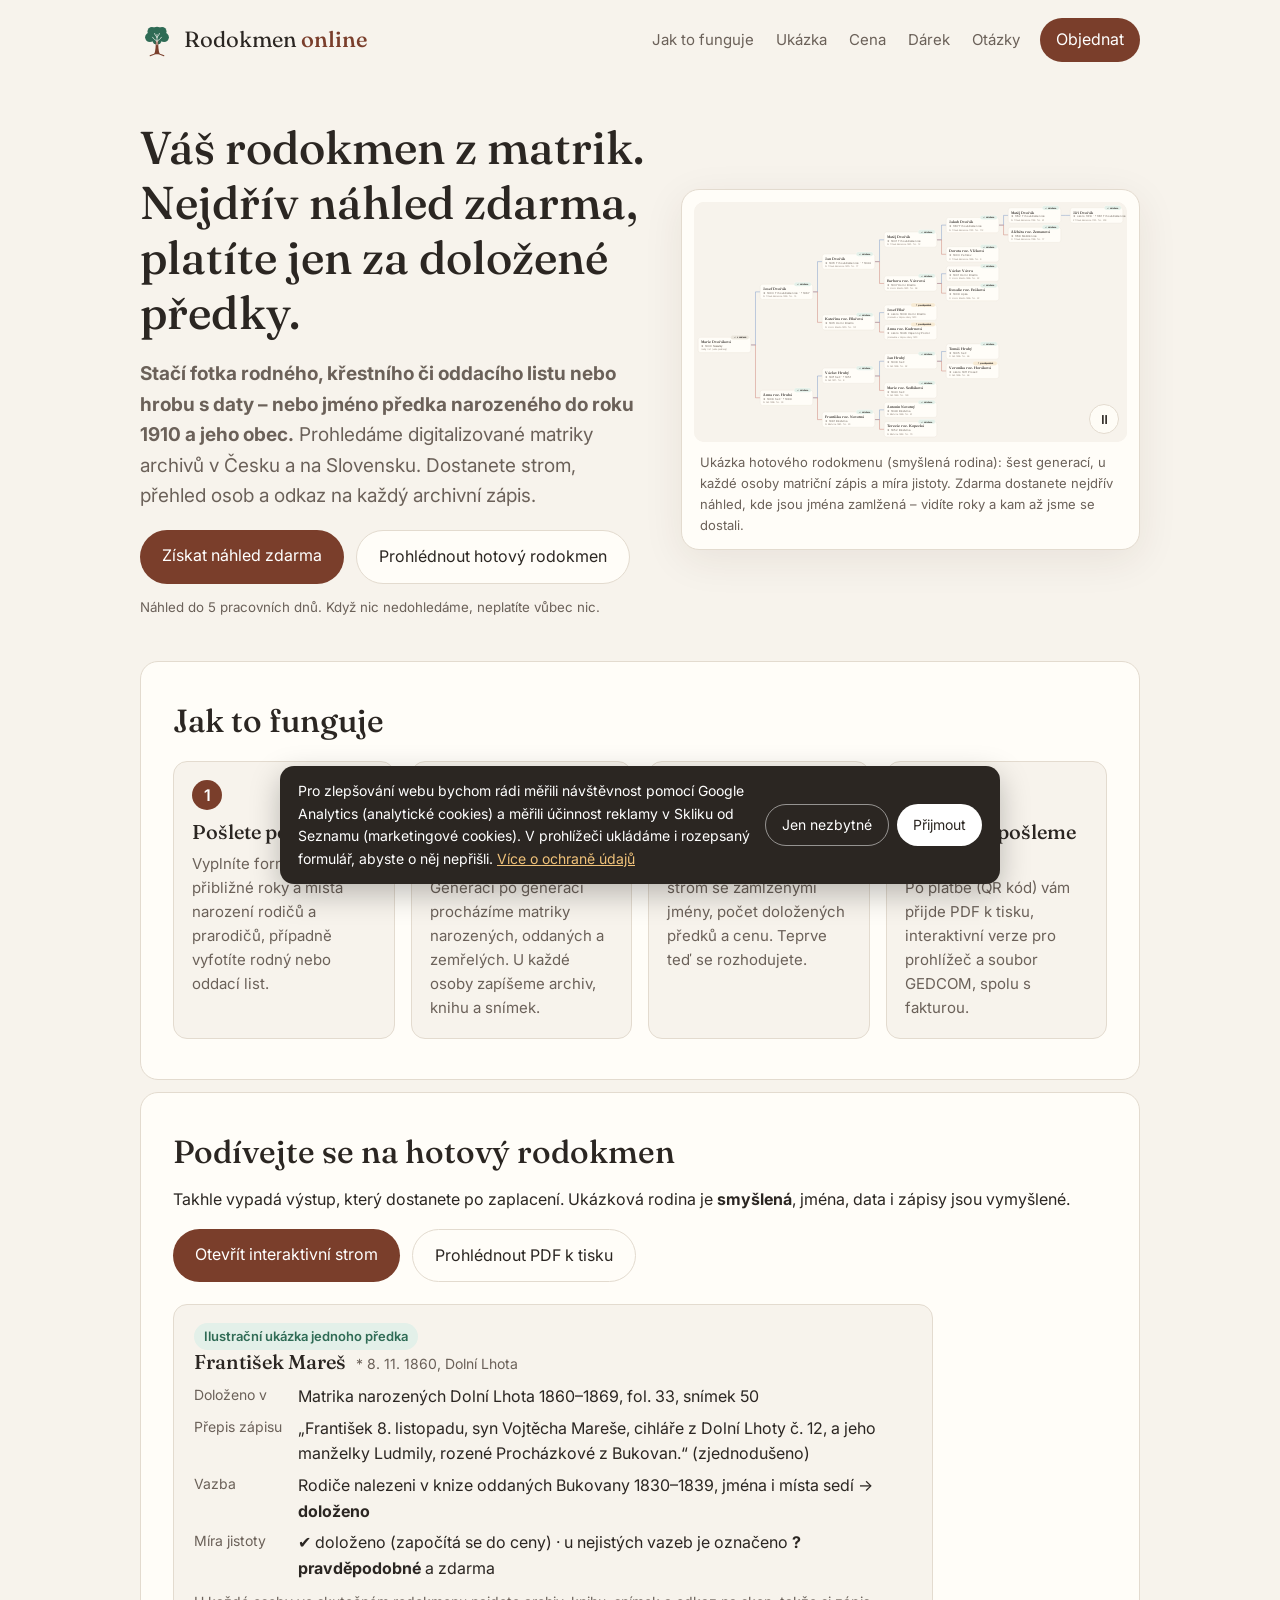
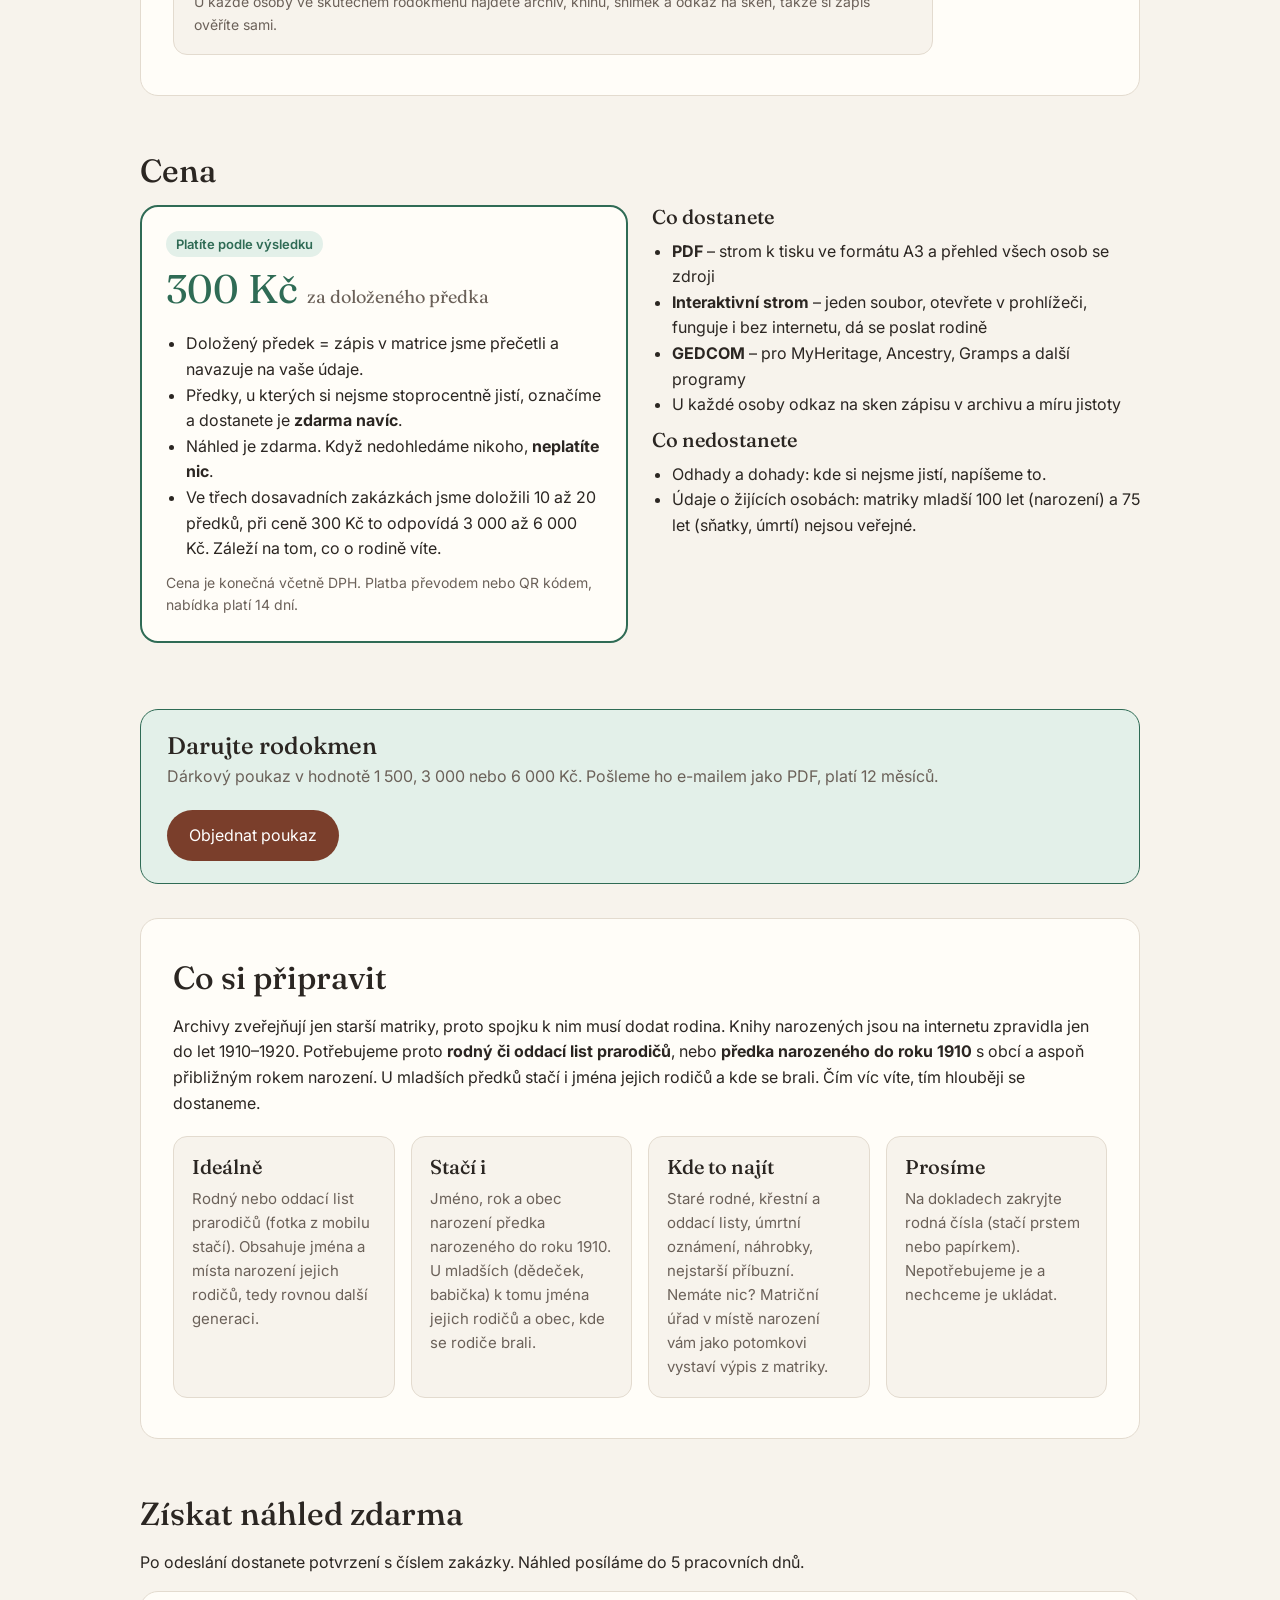
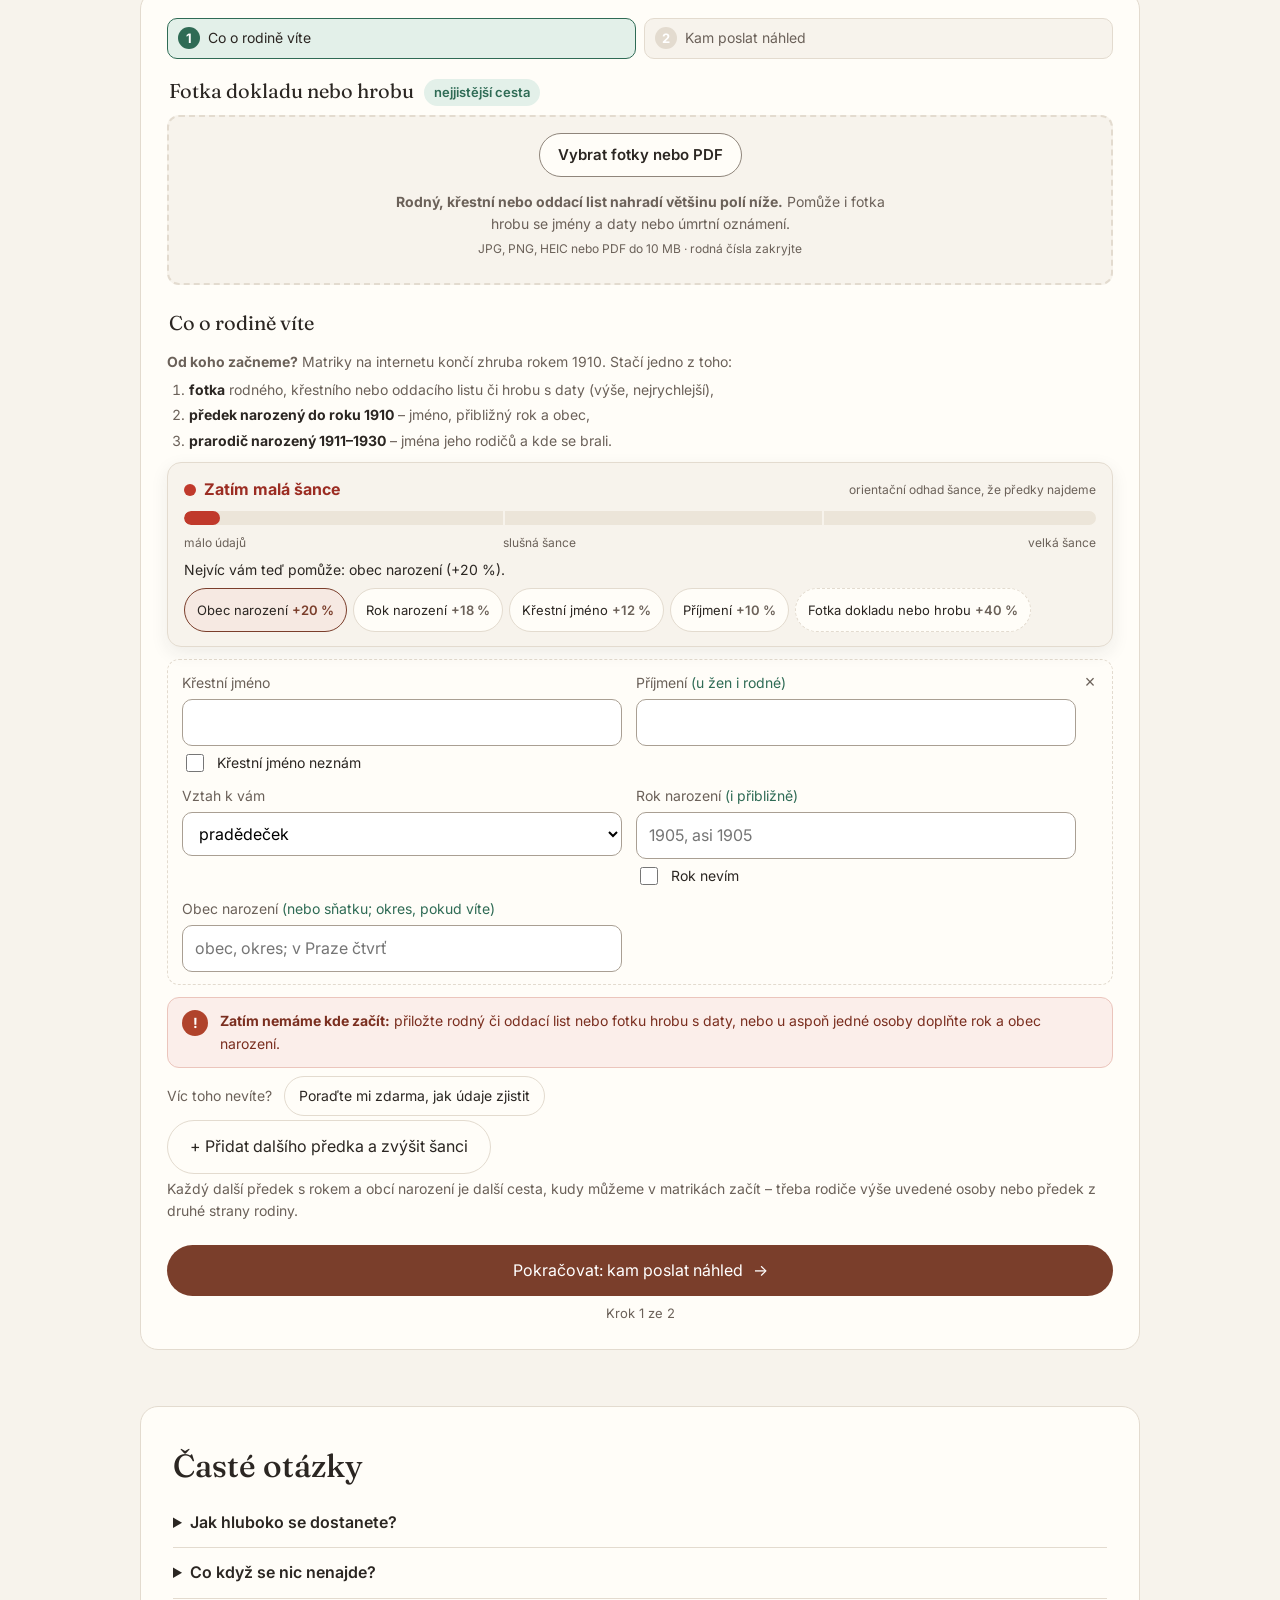
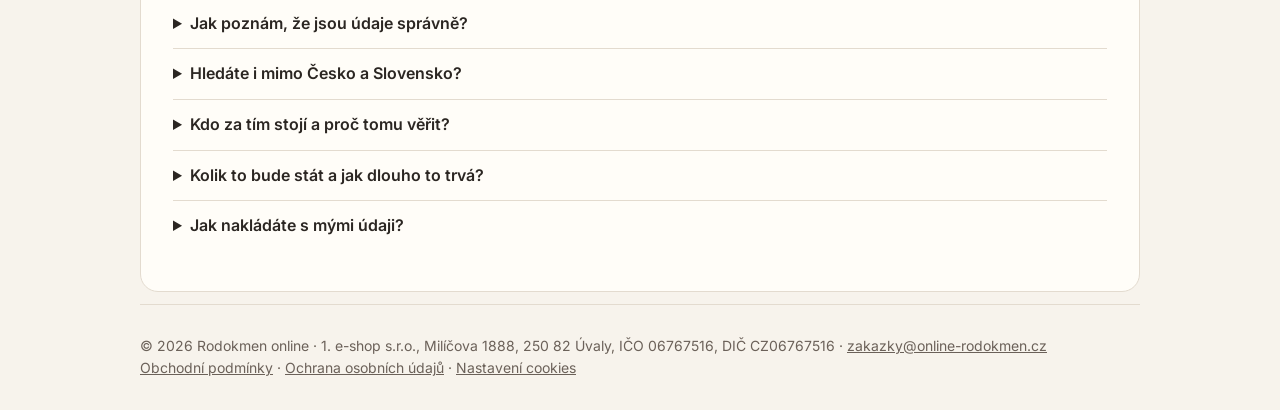
<file: index.html>
<!doctype html>
<html lang="cs">
<head>
<meta charset="utf-8">
<link rel="canonical" href="https://online-rodokmen.cz/">
<meta name="viewport" content="width=device-width,initial-scale=1">
<title>Rodokmen online – sestavíme váš rodokmen z matrik. Nedohledáme-li nic, neplatíte.</title>
<meta name="description" content="Pošlete, co o své rodině víte, a my dohledáme vaše předky v digitalizovaných matrikách archivů ČR a SR. Nejdřív náhled zdarma, platíte jen za doložené předky.">
<link rel="preconnect" href="https://fonts.googleapis.com">
<link rel="preconnect" href="https://fonts.gstatic.com" crossorigin>
<link href="https://fonts.googleapis.com/css2?family=Fraunces:opsz,wght@9..144,500&family=Inter:wght@400;600&display=swap" rel="stylesheet">
<link rel="stylesheet" href="styl.css?v=20261124a">
<link rel="icon" href="/favicon.svg" type="image/svg+xml">
<link rel="icon" href="/favicon-32.png" sizes="32x32" type="image/png">
<link rel="apple-touch-icon" href="/apple-touch-icon.png">
<meta property="og:type" content="website"><meta property="og:locale" content="cs_CZ">
<meta property="og:title" content="Rodokmen online – sestavíme váš rodokmen z matrik">
<meta property="og:description" content="Dohledáme vaše předky v matrikách ČR a SR. Náhled zdarma, platíte jen za doložené předky.">
<meta property="og:image" content="https://online-rodokmen.cz/og-image.png">
<meta name="twitter:card" content="summary_large_image">
</head>
<body>
<div class="wrap">
<header class="top">
  <a class="logo" href="/"><img src="/img/logo-mark.svg" width="34" height="34" alt=""><span>Rodokmen <b>online</b></span></a>
  <nav><a href="#jak">Jak to funguje</a><a href="#hotovy">Ukázka</a><a href="#cena">Cena</a><a href="poukaz.html">Dárek</a><a href="#faq">Otázky</a><a href="#objednat" class="btn" style="padding:9px 16px;margin-left:18px">Objednat</a></nav>
</header>

<main>
<section class="hero">
  <div>
    <h1>Váš rodokmen z matrik. Nejdřív náhled zdarma, platíte jen za doložené předky.</h1>
    <p class="lead"><b>Stačí fotka rodného, křestního či oddacího listu nebo hrobu s daty – nebo jméno předka narozeného do roku 1910 a jeho obec.</b> Prohledáme digitalizované matriky archivů v Česku a na Slovensku. Dostanete strom, přehled osob a odkaz na každý archivní zápis.</p>
    <div class="cta"><a class="btn" href="#objednat" data-ev="cta-hero">Získat náhled zdarma</a><a class="btn sec" href="#hotovy" data-ev="cta-ukazka">Prohlédnout hotový rodokmen</a></div>
    <small>Náhled do 5 pracovních dnů. Když nic nedohledáme, neplatíte vůbec nic.</small>
  </div>
  <figure class="frame" id="ukazka">
    <div class="stromwrap" tabindex="0" aria-label="Animovaná ukázka rodokmenu; najetím myší nebo dotykem se animace zastaví">
<svg id="strom" class="strom" xmlns="http://www.w3.org/2000/svg" viewBox="0 0 1648 916" role="img" aria-label="Ukázka hotového rodokmenu smyšlené rodiny: šest generací od roku 1930 zpět k roku 1728, u každé osoby odkaz na matriční zápis a míra jistoty" data-w="1648" data-h="916"><rect width="100%" height="100%" fill="#f7f3ec"/><g class="linky"><path d="M1396 51 H1414 V51 H1432" stroke="#6b8bc2" stroke-width="1.6" fill="none"/><path d="M1160 88 H1178 V51 H1196" stroke="#6b8bc2" stroke-width="1.6" fill="none"/><path d="M1160 88 H1178 V125 H1196" stroke="#c66f63" stroke-width="1.6" fill="none"/><path d="M924 144 H942 V88 H960" stroke="#6b8bc2" stroke-width="1.6" fill="none"/><path d="M924 144 H942 V199 H960" stroke="#c66f63" stroke-width="1.6" fill="none"/><path d="M924 310 H942 V273 H960" stroke="#6b8bc2" stroke-width="1.6" fill="none"/><path d="M924 310 H942 V347 H960" stroke="#c66f63" stroke-width="1.6" fill="none"/><path d="M688 227 H706 V144 H724" stroke="#6b8bc2" stroke-width="1.6" fill="none"/><path d="M688 227 H706 V310 H724" stroke="#c66f63" stroke-width="1.6" fill="none"/><path d="M688 458 H706 V421 H724" stroke="#6b8bc2" stroke-width="1.6" fill="none"/><path d="M688 458 H706 V495 H724" stroke="#c66f63" stroke-width="1.6" fill="none"/><path d="M452 342 H470 V227 H488" stroke="#6b8bc2" stroke-width="1.6" fill="none"/><path d="M452 342 H470 V458 H488" stroke="#c66f63" stroke-width="1.6" fill="none"/><path d="M924 606 H942 V569 H960" stroke="#6b8bc2" stroke-width="1.6" fill="none"/><path d="M924 606 H942 V643 H960" stroke="#c66f63" stroke-width="1.6" fill="none"/><path d="M688 662 H706 V606 H724" stroke="#6b8bc2" stroke-width="1.6" fill="none"/><path d="M688 662 H706 V717 H724" stroke="#c66f63" stroke-width="1.6" fill="none"/><path d="M688 828 H706 V791 H724" stroke="#6b8bc2" stroke-width="1.6" fill="none"/><path d="M688 828 H706 V865 H724" stroke="#c66f63" stroke-width="1.6" fill="none"/><path d="M452 745 H470 V662 H488" stroke="#6b8bc2" stroke-width="1.6" fill="none"/><path d="M452 745 H470 V828 H488" stroke="#c66f63" stroke-width="1.6" fill="none"/><path d="M216 544 H234 V342 H252" stroke="#6b8bc2" stroke-width="1.6" fill="none"/><path d="M216 544 H234 V745 H252" stroke="#c66f63" stroke-width="1.6" fill="none"/></g><g class="karta" id="k-jiri" transform="translate(1432 22)"><rect width="200" height="58" rx="9" fill="#fffdf8" stroke="#e3dbcf"/><text x="12" y="22" class="jm">Jiří Dvořák</text><text x="12" y="37" class="dt">∗ okolo 1728 · † 1791 Trhová Kamenice</text><text x="12" y="50" class="zd">Z Trhová Kamenice 1791, fol. 203</text><rect x="129" y="-8" width="65" height="16" rx="8" fill="#e3f0e9" stroke="#fffdf8"/><text x="162" y="3.5" class="bd" text-anchor="middle" fill="#2f6b55">✓ doloženo</text></g><g class="karta" id="k-matej1" transform="translate(1196 22)"><rect width="200" height="58" rx="9" fill="#fffdf8" stroke="#e3dbcf"/><text x="12" y="22" class="jm">Matěj Dvořák</text><text x="12" y="37" class="dt">∗ 1762 Trhová Kamenice</text><text x="12" y="50" class="zd">N Trhová Kamenice 1762, fol. 41</text><rect x="129" y="-8" width="65" height="16" rx="8" fill="#e3f0e9" stroke="#fffdf8"/><text x="162" y="3.5" class="bd" text-anchor="middle" fill="#2f6b55">✓ doloženo</text></g><g class="karta" id="k-alzb" transform="translate(1196 96)"><rect width="200" height="58" rx="9" fill="#fffdf8" stroke="#e3dbcf"/><text x="12" y="22" class="jm">Alžběta roz. Zemanová</text><text x="12" y="37" class="dt">∗ 1768 Možděnice</text><text x="12" y="50" class="zd">O Trhová Kamenice 1789, fol. 17</text><rect x="129" y="-8" width="65" height="16" rx="8" fill="#e3f0e9" stroke="#fffdf8"/><text x="162" y="3.5" class="bd" text-anchor="middle" fill="#2f6b55">✓ doloženo</text></g><g class="karta" id="k-jakub" transform="translate(960 59)"><rect width="200" height="58" rx="9" fill="#fffdf8" stroke="#e3dbcf"/><text x="12" y="22" class="jm">Jakub Dvořák</text><text x="12" y="37" class="dt">∗ 1797 Trhová Kamenice</text><text x="12" y="50" class="zd">N Trhová Kamenice 1797, fol. 112</text><rect x="129" y="-8" width="65" height="16" rx="8" fill="#e3f0e9" stroke="#fffdf8"/><text x="162" y="3.5" class="bd" text-anchor="middle" fill="#2f6b55">✓ doloženo</text></g><g class="karta" id="k-dorota" transform="translate(960 170)"><rect width="200" height="58" rx="9" fill="#fffdf8" stroke="#e3dbcf"/><text x="12" y="22" class="jm">Dorota roz. Vlčková</text><text x="12" y="37" class="dt">∗ 1803 Petrkov</text><text x="12" y="50" class="zd">O Trhová Kamenice 1826, fol. 9</text><rect x="129" y="-8" width="65" height="16" rx="8" fill="#e3f0e9" stroke="#fffdf8"/><text x="162" y="3.5" class="bd" text-anchor="middle" fill="#2f6b55">✓ doloženo</text></g><g class="karta" id="k-matej2" transform="translate(724 114)"><rect width="200" height="58" rx="9" fill="#fffdf8" stroke="#e3dbcf"/><text x="12" y="22" class="jm">Matěj Dvořák</text><text x="12" y="37" class="dt">∗ 1831 Trhová Kamenice</text><text x="12" y="50" class="zd">N Trhová Kamenice 1831, fol. 12</text><rect x="129" y="-8" width="65" height="16" rx="8" fill="#e3f0e9" stroke="#fffdf8"/><text x="162" y="3.5" class="bd" text-anchor="middle" fill="#2f6b55">✓ doloženo</text></g><g class="karta" id="k-vaclavv" transform="translate(960 244)"><rect width="200" height="58" rx="9" fill="#fffdf8" stroke="#e3dbcf"/><text x="12" y="22" class="jm">Václav Vávra</text><text x="12" y="37" class="dt">∗ 1801 Horní Bradlo</text><text x="12" y="50" class="zd">O Horní Bradlo 1834, fol. 22</text><rect x="129" y="-8" width="65" height="16" rx="8" fill="#e3f0e9" stroke="#fffdf8"/><text x="162" y="3.5" class="bd" text-anchor="middle" fill="#2f6b55">✓ doloženo</text></g><g class="karta" id="k-rosalie" transform="translate(960 318)"><rect width="200" height="58" rx="9" fill="#fffdf8" stroke="#e3dbcf"/><text x="12" y="22" class="jm">Rosalie roz. Pešková</text><text x="12" y="37" class="dt">∗ 1809 Lipka</text><text x="12" y="50" class="zd">O Horní Bradlo 1834, fol. 22</text><rect x="129" y="-8" width="65" height="16" rx="8" fill="#e3f0e9" stroke="#fffdf8"/><text x="162" y="3.5" class="bd" text-anchor="middle" fill="#2f6b55">✓ doloženo</text></g><g class="karta" id="k-barb" transform="translate(724 281)"><rect width="200" height="58" rx="9" fill="#fffdf8" stroke="#e3dbcf"/><text x="12" y="22" class="jm">Barbora roz. Vávrová</text><text x="12" y="37" class="dt">∗ 1837 Horní Bradlo</text><text x="12" y="50" class="zd">N Horní Bradlo 1837, fol. 58</text><rect x="129" y="-8" width="65" height="16" rx="8" fill="#e3f0e9" stroke="#fffdf8"/><text x="162" y="3.5" class="bd" text-anchor="middle" fill="#2f6b55">✓ doloženo</text></g><g class="karta" id="k-jan" transform="translate(488 198)"><rect width="200" height="58" rx="9" fill="#fffdf8" stroke="#e3dbcf"/><text x="12" y="22" class="jm">Jan Dvořák</text><text x="12" y="37" class="dt">∗ 1870 Trhová Kamenice · † 1944</text><text x="12" y="50" class="zd">N Trhová Kamenice 1870, fol. 77</text><rect x="129" y="-8" width="65" height="16" rx="8" fill="#e3f0e9" stroke="#fffdf8"/><text x="162" y="3.5" class="bd" text-anchor="middle" fill="#2f6b55">✓ doloženo</text></g><g class="karta" id="k-pilar" transform="translate(724 392)"><rect width="200" height="58" rx="9" fill="#fffdf8" stroke="#e3dbcf"/><text x="12" y="22" class="jm">Josef Pilař</text><text x="12" y="37" class="dt">∗ okolo 1839 Horní Bradlo</text><text x="12" y="50" class="zd">jmenován v zápisu dcery 1873</text><rect x="101" y="-8" width="93" height="16" rx="8" fill="#f7ead3" stroke="#fffdf8"/><text x="148" y="3.5" class="bd" text-anchor="middle" fill="#8a5a12">? pravděpodobně</text></g><g class="karta" id="k-kudrna" transform="translate(724 466)"><rect width="200" height="58" rx="9" fill="#fffdf8" stroke="#e3dbcf"/><text x="12" y="22" class="jm">Anna roz. Kudrnová</text><text x="12" y="37" class="dt">∗ okolo 1846 Vápenný Podol</text><text x="12" y="50" class="zd">jmenována v zápisu dcery 1873</text><rect x="101" y="-8" width="93" height="16" rx="8" fill="#f7ead3" stroke="#fffdf8"/><text x="148" y="3.5" class="bd" text-anchor="middle" fill="#8a5a12">? pravděpodobně</text></g><g class="karta" id="k-kat" transform="translate(488 429)"><rect width="200" height="58" rx="9" fill="#fffdf8" stroke="#e3dbcf"/><text x="12" y="22" class="jm">Kateřina roz. Pilařová</text><text x="12" y="37" class="dt">∗ 1873 Horní Bradlo</text><text x="12" y="50" class="zd">N Horní Bradlo 1873, fol. 131</text><rect x="129" y="-8" width="65" height="16" rx="8" fill="#e3f0e9" stroke="#fffdf8"/><text x="162" y="3.5" class="bd" text-anchor="middle" fill="#2f6b55">✓ doloženo</text></g><g class="karta" id="k-josef" transform="translate(252 313)"><rect width="200" height="58" rx="9" fill="#fffdf8" stroke="#e3dbcf"/><text x="12" y="22" class="jm">Josef Dvořák</text><text x="12" y="37" class="dt">∗ 1903 Trhová Kamenice · † 1967</text><text x="12" y="50" class="zd">N Trhová Kamenice 1903, fol. 15</text><rect x="129" y="-8" width="65" height="16" rx="8" fill="#e3f0e9" stroke="#fffdf8"/><text x="162" y="3.5" class="bd" text-anchor="middle" fill="#2f6b55">✓ doloženo</text></g><g class="karta" id="k-tomas" transform="translate(960 540)"><rect width="200" height="58" rx="9" fill="#fffdf8" stroke="#e3dbcf"/><text x="12" y="22" class="jm">Tomáš Hrubý</text><text x="12" y="37" class="dt">∗ 1805 Seč</text><text x="12" y="50" class="zd">O Seč 1836, fol. 44</text><rect x="129" y="-8" width="65" height="16" rx="8" fill="#e3f0e9" stroke="#fffdf8"/><text x="162" y="3.5" class="bd" text-anchor="middle" fill="#2f6b55">✓ doloženo</text></g><g class="karta" id="k-veron" transform="translate(960 614)"><rect width="200" height="58" rx="9" fill="#fffdf8" stroke="#e3dbcf"/><text x="12" y="22" class="jm">Veronika roz. Horáková</text><text x="12" y="37" class="dt">∗ okolo 1811 Proseč</text><text x="12" y="50" class="zd">O Seč 1836, fol. 44</text><rect x="101" y="-8" width="93" height="16" rx="8" fill="#f7ead3" stroke="#fffdf8"/><text x="148" y="3.5" class="bd" text-anchor="middle" fill="#8a5a12">? pravděpodobně</text></g><g class="karta" id="k-janh" transform="translate(724 577)"><rect width="200" height="58" rx="9" fill="#fffdf8" stroke="#e3dbcf"/><text x="12" y="22" class="jm">Jan Hrubý</text><text x="12" y="37" class="dt">∗ 1838 Seč</text><text x="12" y="50" class="zd">N Seč 1838, fol. 92</text><rect x="129" y="-8" width="65" height="16" rx="8" fill="#e3f0e9" stroke="#fffdf8"/><text x="162" y="3.5" class="bd" text-anchor="middle" fill="#2f6b55">✓ doloženo</text></g><g class="karta" id="k-sedl" transform="translate(724 688)"><rect width="200" height="58" rx="9" fill="#fffdf8" stroke="#e3dbcf"/><text x="12" y="22" class="jm">Marie roz. Sedláková</text><text x="12" y="37" class="dt">∗ 1843 Seč</text><text x="12" y="50" class="zd">N Seč 1843, fol. 140</text><rect x="129" y="-8" width="65" height="16" rx="8" fill="#e3f0e9" stroke="#fffdf8"/><text x="162" y="3.5" class="bd" text-anchor="middle" fill="#2f6b55">✓ doloženo</text></g><g class="karta" id="k-vaclavh" transform="translate(488 632)"><rect width="200" height="58" rx="9" fill="#fffdf8" stroke="#e3dbcf"/><text x="12" y="22" class="jm">Václav Hrubý</text><text x="12" y="37" class="dt">∗ 1871 Seč · † 1951</text><text x="12" y="50" class="zd">N Seč 1871, fol. 8</text><rect x="129" y="-8" width="65" height="16" rx="8" fill="#e3f0e9" stroke="#fffdf8"/><text x="162" y="3.5" class="bd" text-anchor="middle" fill="#2f6b55">✓ doloženo</text></g><g class="karta" id="k-anton" transform="translate(724 762)"><rect width="200" height="58" rx="9" fill="#fffdf8" stroke="#e3dbcf"/><text x="12" y="22" class="jm">Antonín Novotný</text><text x="12" y="37" class="dt">∗ 1849 Běstvina</text><text x="12" y="50" class="zd">N Běstvina 1849, fol. 61</text><rect x="129" y="-8" width="65" height="16" rx="8" fill="#e3f0e9" stroke="#fffdf8"/><text x="162" y="3.5" class="bd" text-anchor="middle" fill="#2f6b55">✓ doloženo</text></g><g class="karta" id="k-terez" transform="translate(724 836)"><rect width="200" height="58" rx="9" fill="#fffdf8" stroke="#e3dbcf"/><text x="12" y="22" class="jm">Terezie roz. Kopecká</text><text x="12" y="37" class="dt">∗ 1852 Běstvina</text><text x="12" y="50" class="zd">N Běstvina 1852, fol. 70</text><rect x="129" y="-8" width="65" height="16" rx="8" fill="#e3f0e9" stroke="#fffdf8"/><text x="162" y="3.5" class="bd" text-anchor="middle" fill="#2f6b55">✓ doloženo</text></g><g class="karta" id="k-frant" transform="translate(488 799)"><rect width="200" height="58" rx="9" fill="#fffdf8" stroke="#e3dbcf"/><text x="12" y="22" class="jm">Františka roz. Novotná</text><text x="12" y="37" class="dt">∗ 1881 Běstvina</text><text x="12" y="50" class="zd">N Běstvina 1881, fol. 23</text><rect x="129" y="-8" width="65" height="16" rx="8" fill="#e3f0e9" stroke="#fffdf8"/><text x="162" y="3.5" class="bd" text-anchor="middle" fill="#2f6b55">✓ doloženo</text></g><g class="karta" id="k-anna" transform="translate(252 716)"><rect width="200" height="58" rx="9" fill="#fffdf8" stroke="#e3dbcf"/><text x="12" y="22" class="jm">Anna roz. Hrubá</text><text x="12" y="37" class="dt">∗ 1908 Seč · † 1989</text><text x="12" y="50" class="zd">N Seč 1908, fol. 33</text><rect x="129" y="-8" width="65" height="16" rx="8" fill="#e3f0e9" stroke="#fffdf8"/><text x="162" y="3.5" class="bd" text-anchor="middle" fill="#2f6b55">✓ doloženo</text></g><g class="karta" id="k-marie" transform="translate(16 515)"><rect width="200" height="58" rx="9" fill="#fffdf8" stroke="#e3dbcf"/><text x="12" y="22" class="jm">Marie Dvořáková</text><text x="12" y="37" class="dt">∗ 1930 Nasavrky</text><text x="12" y="50" class="zd">rodný list (vaše podklady)</text><rect x="123" y="-8" width="71" height="16" rx="8" fill="#ebe6dd" stroke="#fffdf8"/><text x="159" y="3.5" class="bd" text-anchor="middle" fill="#5a4a3c">✓ z dokladu</text></g></svg>
    <button type="button" class="stromstop" id="stromStop" aria-pressed="false" title="Zastavit nebo spustit animaci">⏸</button>
    </div>
    <figcaption>Ukázka hotového rodokmenu (smyšlená rodina): šest generací, u každé osoby matriční zápis a míra jistoty. Zdarma dostanete nejdřív náhled, kde jsou jména zamlžená – vidíte roky a kam až jsme se dostali.</figcaption>
  </figure>
</section>

<section class="alt" id="jak">
  <h2>Jak to funguje</h2>
  <div class="steps">
    <div class="step"><span class="n">1</span><h3>Pošlete podklady</h3><p>Vyplníte formulář: jména, přibližné roky a místa narození rodičů a prarodičů, případně vyfotíte rodný nebo oddací list.</p></div>
    <div class="step"><span class="n">2</span><h3>Hledáme v archivech</h3><p>Generaci po generaci procházíme matriky narozených, oddaných a zemřelých. U každé osoby zapíšeme archiv, knihu a snímek.</p></div>
    <div class="step"><span class="n">3</span><h3>Náhled a cena</h3><p>E-mailem dostanete strom se zamlženými jmény, počet doložených předků a cenu. Teprve teď se rozhodujete.</p></div>
    <div class="step"><span class="n">4</span><h3>Zaplatíte, pošleme vše</h3><p>Po platbě (QR kód) vám přijde PDF k tisku, interaktivní verze pro prohlížeč a soubor GEDCOM, spolu s fakturou.</p></div>
  </div>
</section>

<section class="alt" id="hotovy">
  <h2>Podívejte se na hotový rodokmen</h2>
  <p>Takhle vypadá výstup, který dostanete po zaplacení. Ukázková rodina je <b>smyšlená</b>, jména, data i zápisy jsou vymyšlené.</p>
  <div class="cta" style="display:flex;gap:12px;flex-wrap:wrap;margin:14px 0 22px">
    <a class="btn" href="ukazka/rodokmen.html" target="_blank" rel="noopener" data-ev="ukazka-html">Otevřít interaktivní strom</a>
    <a class="btn sec" href="ukazka/rodokmen.pdf" target="_blank" rel="noopener" data-ev="ukazka-pdf">Prohlédnout PDF k tisku</a>
  </div>
  <div class="zapis">
    <span class="tag">Ilustrační ukázka jednoho předka</span>
    <h3>František Mareš <small>* 8. 11. 1860, Dolní Lhota</small></h3>
    <dl>
      <dt>Doloženo v</dt><dd>Matrika narozených Dolní Lhota 1860–1869, fol. 33, snímek 50</dd>
      <dt>Přepis zápisu</dt><dd>„František 8. listopadu, syn Vojtěcha Mareše, cihláře z Dolní Lhoty č. 12, a jeho manželky Ludmily, rozené Procházkové z Bukovan.“ (zjednodušeno)</dd>
      <dt>Vazba</dt><dd>Rodiče nalezeni v knize oddaných Bukovany 1830–1839, jména i místa sedí → <b>doloženo</b></dd>
      <dt>Míra jistoty</dt><dd>✔ doloženo (započítá se do ceny) · u nejistých vazeb je označeno <b>? pravděpodobné</b> a zdarma</dd>
    </dl>
    <p class="hint">U každé osoby ve skutečném rodokmenu najdete archiv, knihu, snímek a odkaz na sken, takže si zápis ověříte sami.</p>
  </div>
</section>

<section id="cena">
  <h2>Cena</h2>
  <div class="price">
    <div class="pricebox">
      <span class="tag">Platíte podle výsledku</span>
      <div class="big">300 Kč <span style="font-size:18px;color:var(--muted)">za doloženého předka</span></div>
      <ul>
        <li>Doložený předek = zápis v matrice jsme přečetli a navazuje na vaše údaje.</li>
        <li>Předky, u kterých si nejsme stoprocentně jistí, označíme a dostanete je <b>zdarma navíc</b>.</li>
        <li>Náhled je zdarma. Když nedohledáme nikoho, <b>neplatíte nic</b>.</li>
        <li>Ve třech dosavadních zakázkách jsme doložili 10 až 20 předků, při ceně 300 Kč to odpovídá 3 000 až 6 000 Kč. Záleží na tom, co o rodině víte.</li>
      </ul>
      <p class="hint">Cena je konečná včetně DPH. Platba převodem nebo QR kódem, nabídka platí 14 dní.</p>
    </div>
    <div class="list">
      <h3>Co dostanete</h3>
      <ul>
        <li><b>PDF</b> – strom k tisku ve formátu A3 a přehled všech osob se zdroji</li>
        <li><b>Interaktivní strom</b> – jeden soubor, otevřete v prohlížeči, funguje i bez internetu, dá se poslat rodině</li>
        <li><b>GEDCOM</b> – pro MyHeritage, Ancestry, Gramps a další programy</li>
        <li>U každé osoby odkaz na sken zápisu v archivu a míru jistoty</li>
      </ul>
      <h3>Co nedostanete</h3>
      <ul>
        <li>Odhady a dohady: kde si nejsme jistí, napíšeme to.</li>
        <li>Údaje o žijících osobách: matriky mladší 100 let (narození) a 75 let (sňatky, úmrtí) nejsou veřejné.</li>
      </ul>
    </div>
  </div>
</section>

<section class="dar">
  <div class="darbox">
    <div><h2>Darujte rodokmen</h2><p>Dárkový poukaz v hodnotě 1 500, 3 000 nebo 6 000 Kč. Pošleme ho e-mailem jako PDF, platí 12 měsíců.</p></div>
    <a class="btn" href="poukaz.html" data-ev="cta-poukaz">Objednat poukaz</a>
  </div>
</section>

<section class="alt" id="pripravit">
  <h2>Co si připravit</h2>
  <p>Archivy zveřejňují jen starší matriky, proto spojku k nim musí dodat rodina. Knihy narozených jsou na internetu zpravidla jen do let 1910–1920. Potřebujeme proto <b>rodný či oddací list prarodičů</b>, nebo <b>předka narozeného do roku 1910</b> s obcí a aspoň přibližným rokem narození. U mladších předků stačí i jména jejich rodičů a kde se brali. Čím víc víte, tím hlouběji se dostaneme.</p>
  <div class="steps">
    <div class="step"><h3>Ideálně</h3><p>Rodný nebo oddací list prarodičů (fotka z mobilu stačí). Obsahuje jména a místa narození jejich rodičů, tedy rovnou další generaci.</p></div>
    <div class="step"><h3>Stačí i</h3><p>Jméno, rok a obec narození předka narozeného do roku 1910. U mladších (dědeček, babička) k tomu jména jejich rodičů a obec, kde se rodiče brali.</p></div>
    <div class="step"><h3>Kde to najít</h3><p>Staré rodné, křestní a oddací listy, úmrtní oznámení, náhrobky, nejstarší příbuzní. Nemáte nic? Matriční úřad v místě narození vám jako potomkovi vystaví výpis z matriky.</p></div>
    <div class="step"><h3>Prosíme</h3><p>Na dokladech zakryjte rodná čísla (stačí prstem nebo papírkem). Nepotřebujeme je a nechceme je ukládat.</p></div>
  </div>
</section>

<section id="objednat">
  <h2>Získat náhled zdarma</h2>
  <p>Po odeslání dostanete potvrzení s číslem zakázky. Náhled posíláme do 5 pracovních dnů.</p>
  <form id="f" action="https://formsubmit.co/c57251e2c1cb40dd3d4b70d83e8e1789" method="POST" enctype="multipart/form-data">
    <input type="hidden" name="_subject" id="predmet" value="Nová zakázka">
    <input type="hidden" name="rezim" id="rezim" value="objednavka">
    <input type="hidden" name="_template" value="table">
    <input type="hidden" name="_captcha" value="false">
    <input type="hidden" name="_next" value="https://online-rodokmen.cz/dekujeme.html">
    <input type="text" name="_honey" style="display:none" tabindex="-1" autocomplete="off">
    <div class="obnoveno" id="obnoveno" hidden><span>Obnovili jsme váš rozepsaný formulář z minulé návštěvy. Fotky dokladů je potřeba vybrat znovu.</span><button type="button" id="zacitZnovu">Začít znovu</button></div>
    <ol class="postup" id="postup" aria-label="Postup vyplnění"><li class="akt" data-k="1"><b>1</b> Co o rodině víte</li><li data-k="2"><b>2</b> Kam poslat náhled</li></ol>
    <div class="krok" id="krok1" data-krok="1">
    <fieldset>
      <legend>Fotka dokladu nebo hrobu <span class="tag">nejjistější cesta</span></legend>
      <div class="files">
        <label class="vyber" for="fotky">Vybrat fotky nebo PDF</label>
        <input type="file" id="fotky" accept="image/*,.pdf,application/pdf" multiple>
        <p class="hint"><b>Rodný, křestní nebo oddací list nahradí většinu polí níže.</b> Pomůže i fotka hrobu se jmény a daty nebo úmrtní oznámení.</p>
        <p class="hint mini">JPG, PNG, HEIC nebo PDF do 10&nbsp;MB · rodná&nbsp;čísla&nbsp;zakryjte</p>
        <div id="seznamFotek"></div>
      </div>
    </fieldset>
    <fieldset>
      <legend>Co o rodině víte</legend>
      <p class="hint"><b>Od koho začneme?</b> Matriky na internetu končí zhruba rokem 1910. Stačí jedno z toho:</p>
      <ol class="cesty">
        <li><b>fotka</b> rodného, křestního nebo oddacího listu či hrobu s daty (výše, nejrychlejší),</li>
        <li><b>předek narozený do roku 1910</b> – jméno, přibližný rok a obec,</li>
        <li><b>prarodič narozený 1911–1930</b> – jména jeho rodičů a kde se brali.</li>
      </ol>
      <div class="sance" id="sance" data-zona="red">
        <div class="sance-hl"><span class="tecka" aria-hidden="true"></span><b id="sanceZona">Zatím malá šance</b><span class="pozn">orientační odhad šance, že předky najdeme</span></div>
        <div class="sance-pruh" role="meter" aria-label="Odhad šance, že předky najdeme" aria-valuemin="0" aria-valuemax="100" aria-valuenow="0" id="sancePruh"><i class="ted"></i></div>
        <div class="sance-osa" aria-hidden="true"><span>málo údajů</span><span>slušná šance</span><span>velká šance</span></div>
        <p class="sance-tip" id="sanceTip" aria-live="polite"></p>
        <ul class="sance-co" id="sanceCo" aria-label="Co vám přidá nejvíc"></ul>
        <input type="hidden" name="sance_odhad" id="sanceOdhad">
      </div>
      <div id="osoby"></div>
      <div class="start" id="start" aria-live="polite"><span class="ik">?</span><span class="tx">Zatím nemáme kde začít: přiložte doklad, nebo doplňte u některé osoby rok a obec narození.</span></div>
      <div class="unik" id="unik" hidden><span>Víc toho nevíte?</span> <button type="button" class="btn sec" id="poradit">Poraďte mi zdarma, jak údaje zjistit</button></div>
      <button type="button" class="btn sec" id="pridat">+ Přidat dalšího předka a zvýšit šanci</button>
      <p class="hint">Každý další předek s rokem a obcí narození je další cesta, kudy můžeme v matrikách začít – třeba rodiče výše uvedené osoby nebo předek z druhé strany rodiny.</p>
    </fieldset>
    <div class="dal-blok"><button type="button" class="btn dal" id="dal">Pokračovat: kam poslat náhled <span aria-hidden="true">→</span></button>
    <p class="mikro">Krok 1 ze 2</p></div>
    </div>
    <div class="krok" id="krok2" data-krok="2" hidden>
    <button type="button" class="zpet" id="zpet">← Zpět k údajům o rodině</button>
    <p class="dotaz-info" id="dotazInfo" hidden>Pošlete nám kontakt a to, co víte. Do 2 pracovních dnů vám napíšeme, kde konkrétně chybějící údaje získat (matriční úřad, archiv, hřbitov) – zdarma a nezávazně.</p>
    <fieldset>
      <legend>Kam poslat náhled</legend>
      <label for="jmeno">Jméno a příjmení</label><input id="jmeno" type="text" name="jmeno" required autocomplete="name" maxlength="120">
      <label for="email">E-mail (sem pošleme náhled)</label><input id="email" type="email" name="email" required autocomplete="email" maxlength="120" pattern="[^@\s]+@[^@\s]+\.[^@\s]{2,}" title="Zadejte celou e-mailovou adresu včetně domény, např. jana.novakova@seznam.cz">
    </fieldset>
    <fieldset>
      <legend>Poznámka</legend>
      <label for="pozn">Co se v rodině vypráví: odkud rod pochází, vyznání (např. evangelíci), povolání, stěhování, cokoli dalšího <span class="dop">(nepovinné)</span></label><textarea id="pozn" name="poznamka" maxlength="4000"></textarea>
    </fieldset>
    <details class="poukaz-roz" id="poukazRoz"><summary>Máte dárkový poukaz?</summary>
      <label for="kod">Kód poukazu (nepovinné)</label><input id="kod" type="text" name="kod_poukazu" placeholder="např. RP-XXXX-XXXX" autocomplete="off" maxlength="20">
    </details>
    <fieldset>
      <legend>Souhlasy</legend>
      <label class="check"><input type="checkbox" name="souhlas_podminky" value="ano" required><span>Seznámil(a) jsem se s <a href="podminky.html" target="_blank">obchodními podmínkami</a> a <a href="ochrana-udaju.html" target="_blank">zásadami ochrany osobních údajů</a> a souhlasím s nimi.</span></label>
      <label class="check"><input type="checkbox" name="souhlas_zijici" value="ano" required><span>Údaje o žijících příbuzných uvádím s jejich vědomím.</span></label>
      <p class="hint">Náhled je zdarma a k ničemu vás nezavazuje. Až zaplatíte nabídku, dostanete rodokmen ihned; podrobnosti najdete v nabídce a v podmínkách.</p>
    </fieldset>
    <button class="btn" type="submit" id="odeslat">Získat náhled rodokmenu zdarma</button>
    <p class="mikro">Zdarma · náhled do 5 pracovních dnů · platíte jen za doložené předky</p>
    <div class="stav" id="stav" role="alert"></div>
    </div>
  </form>
</section>

<section class="alt faq" id="faq">
  <h2>Časté otázky</h2>
  <details><summary>Jak hluboko se dostanete?</summary><p>Záleží na tom, odkud rod pochází a jak se dochovaly matriky. Jak hluboko to půjde, závisí na tom, co o rodině víte a jak se dochovaly matriky. V jedné dosavadní zakázce jsme došli k zápisu z roku 1789. Z náhledu přesně uvidíte, kam až to šlo.</p></details>
  <details><summary>Co když se nic nenajde?</summary><p>Napíšeme vám, kde jsme hledali a proč výzkum skončil, a nic neplatíte. Můžete se vrátit s dalšími údaji.</p></details>
  <details><summary>Jak poznám, že jsou údaje správně?</summary><p>U každé osoby je odkaz na sken zápisu v archivu, takže si vše můžete ověřit sami. Nejisté vazby jsou označené a neplatíte za ně.</p></details>
  <details><summary>Hledáte i mimo Česko a Slovensko?</summary><p>Zatím ne. Pokud předkové přišli odjinud, dohledáme je po hranici a napíšeme, kde pokračovat.</p></details>
  <details><summary>Kdo za tím stojí a proč tomu věřit?</summary><p>Službu provozuje 1. e-shop s.r.o., Úvaly. Podklady v archivech dohledává a rodokmen sestavuje umělá inteligence, výsledek kontrolují lidé. Nespoléháme na slib, ale na kontrolu na vaší straně: u každé osoby je archiv, kniha, snímek a odkaz na sken, takže si zápis ověříte sami. Kde si nejsme jistí, osobu označíme jako pravděpodobnou a neplatíte za ni. Když v doloženém zápisu najdete chybu, opravíme ji, nebo vám vrátíme poměrnou část ceny za chybně doložené osoby (podmínky, čl. 5).</p></details>
  <details><summary>Kolik to bude stát a jak dlouho to trvá?</summary><p>300 Kč za každého doloženého předka. Kolik jich bude, zjistíte z náhledu. Náhled dostanete do 5 pracovních dnů, rodokmen po zaplacení zpravidla do 24 hodin.</p></details>
  <details><summary>Jak nakládáte s mými údaji?</summary><p>Podklady a pracovní data mažeme 30 dní po uzavření zakázky. Podrobnosti v <a href="ochrana-udaju.html">zásadách ochrany osobních údajů</a>.</p></details>
</section>
</main>

<footer>
  <div>© 2026 Rodokmen online · 1. e-shop s.r.o., Milíčova 1888, 250 82 Úvaly, IČO 06767516, DIČ CZ06767516 · <a href="mailto:zakazky@online-rodokmen.cz">zakazky@online-rodokmen.cz</a></div>
  <div><a href="podminky.html">Obchodní podmínky</a> · <a href="ochrana-udaju.html">Ochrana osobních údajů</a> · <a href="#" data-cookies-nastaveni>Nastavení cookies</a></div>
</footer>
</div>

<script>
const VZTAHY=["dědeček (z otcovy strany)","babička (z otcovy strany)","dědeček (z matčiny strany)","babička (z matčiny strany)","pradědeček","prababička","otec","matka","jiný příbuzný"];
let n=0,soubory=[];
function pridej(vztah,data){n++;const d=document.createElement('div');d.className='osoba';d.innerHTML=`
<div><label for="o${n}j">Křestní jméno</label><input id="o${n}j" type="text" name="osoba${n}_jmeno" data-pole="jmeno" autocomplete="off" maxlength="60">
<label class="check mini"><input type="checkbox" name="osoba${n}_jmeno_nezname" data-pole="jmeno_nezname" value="ano"><span>Křestní jméno neznám</span></label></div>
<div><label for="o${n}p">Příjmení <span class="dop">(u žen i rodné)</span></label><input id="o${n}p" type="text" name="osoba${n}_prijmeni" data-pole="prijmeni" required autocomplete="off" maxlength="60"></div>
<div><label for="o${n}v">Vztah k vám</label><select id="o${n}v" name="osoba${n}_vztah" data-pole="vztah">${VZTAHY.map(v=>`<option${v===vztah?' selected':''}>${v}</option>`).join('')}</select></div>
<div><label for="o${n}r">Rok narození <span class="dop">(i přibližně)</span></label><input id="o${n}r" type="text" name="osoba${n}_rok" data-pole="rok" placeholder="1905, asi 1905" inputmode="numeric" maxlength="20">
<label class="check mini"><input type="checkbox" name="osoba${n}_rok_nevim" data-pole="rok_nevim" value="ano"><span>Rok nevím</span></label></div>
<div><label for="o${n}m">Obec narození <span class="dop">(nebo sňatku; okres, pokud víte)</span></label><input id="o${n}m" type="text" name="osoba${n}_misto" data-pole="misto" placeholder="obec, okres; v Praze čtvrť" maxlength="80"></div>
<div class="rodice" hidden>
<p class="rodtx">Narození po roce 1910 většinou není v matrikách na internetu. Uveďte prosím rodiče této osoby – hledat budeme přes jejich sňatek.</p>
<div><label for="o${n}o">Otec <span class="dop">(jméno a příjmení)</span></label><input id="o${n}o" type="text" name="osoba${n}_otec" data-pole="otec" autocomplete="off" maxlength="120"></div>
<div><label for="o${n}k">Matka <span class="dop">(i rodné příjmení)</span></label><input id="o${n}k" type="text" name="osoba${n}_matka" data-pole="matka" autocomplete="off" maxlength="120"></div>
<div class="cela"><label for="o${n}s">Kde a kdy se rodiče brali <span class="dop">(i přibližně)</span></label><input id="o${n}s" type="text" name="osoba${n}_snatek_rodicu" data-pole="snatek" placeholder="např. Kolín, asi 1920" autocomplete="off" maxlength="120"></div>
</div>
<button type="button" class="rm" title="Odebrat osobu" aria-label="Odebrat osobu">×</button>`;
 if(data){for(const el of d.querySelectorAll('[data-pole]')){if(data[el.dataset.pole]!=null){if(el.type==='checkbox')el.checked=!!data[el.dataset.pole];else el.value=data[el.dataset.pole];}}}
 d.querySelectorAll('.chipsw select').forEach(chipify);
 d.querySelector('.rm').onclick=()=>{d.remove();if(!document.querySelector('#osoby .osoba'))pridej(VZTAHY[4]);uloz();start();document.getElementById('pridat').focus();};document.getElementById('osoby').appendChild(d);}
// Předdefinované volby jako klikací čipy; skrytý <select> drží hodnotu pro odeslání i uložený koncept.
function chipify(sel){const w=document.createElement('div');w.className='chips';w.setAttribute('role','radiogroup');w.setAttribute('aria-labelledby',sel.getAttribute('aria-labelledby'));
 [...sel.options].filter(o=>o.value).forEach(o=>{const b=document.createElement('button');b.type='button';b.className='chip';b.textContent=o.text;b.dataset.v=o.value;b.setAttribute('role','radio');
  b.onclick=()=>{sel.value=sel.value===o.value?'':o.value;sel.dispatchEvent(new Event('change',{bubbles:true}));};w.appendChild(b);});
 const sync=()=>w.querySelectorAll('.chip').forEach(b=>{const on=b.dataset.v===sel.value;b.classList.toggle('on',on);b.setAttribute('aria-checked',on);});
 sel.addEventListener('change',sync);sel.after(w);sync();}

// Rok: z volného textu („asi 1905“, „1905?“, „1. 2. 1930“) vytáhneme čtyřmístný letopočet; jiný neprázdný text je chyba.
const ROK_MAX=new Date().getFullYear(),HRANICE=1910,HRANICE_RODICE=1930;
// Pradědeček/prababička dnešních dospělých se skoro vždy narodili před rokem 1910 – s obcí to stačí i bez roku.
const PRA=/^pra/i;function bezRokuOk(o){return !!o.rok_nevim&&!rokZ(o.rok).rok&&PRA.test(o.vztah||'');}
function rokZ(s){s=(s||'').trim();if(!s)return{prazdny:true};const m=s.match(/(1[5-9]\d\d|20\d\d)/);if(!m)return{chyba:true};const r=+m[1];if(r>ROK_MAX)return{chyba:true,budouci:true};return{rok:r};}
// Máme kde začít? (a) přiložený doklad, (b) osoba narozená do roku 1910 s rokem i obcí,
// (c) osoba narozená 1911–1930 se jmény obou rodičů a obcí (narození nebo sňatku rodičů) – hledá se přes sňatek rodičů.
function start(){const box=document.getElementById('start');if(!box)return;let kotva=false,pres=false,mladi=0;
 for(const d of document.querySelectorAll('#osoby .osoba')){const v=p=>d.querySelector(`[data-pole=${p}]`).value.trim();const r=rokZ(v('rok')),m=v('misto'),rod=d.querySelector('.rodice');let ch=d.querySelector(':scope > .chyba:not(.inl):not(.chyba2)');
  const mlada=!!(r.rok&&r.rok>HRANICE);rod.hidden=!(mlada&&r.rok<=HRANICE_RODICE)&&!v('otec')&&!v('matka')&&!v('snatek');
  let txt='';if(r.budouci)txt='Rok narození je v budoucnosti – zkontrolujte ho prosím.';else if(r.chyba)txt='Rok nepoznáme – napište letopočet čtyřmi číslicemi, klidně přibližně (např. „asi 1905“).';
  else if(r.rok&&r.rok>HRANICE_RODICE)txt=`Narození po roce ${HRANICE_RODICE} je na hledání v matrikách příliš mladé. Přidejte prosím rodiče této osoby jako další osoby (jméno, rok a obec narození), nebo přiložte její rodný či oddací list.`;
  else if(CIZINA.test(m)||CIZINA.test(v('snatek')))txt='Archivy mimo Česko a Slovensko neprohledáváme. Přidejte prosím předka, který žil u nás (jméno, rok a obec narození), a do poznámky napište, odkud rodina přišla.';
  else if(/^praha\.?$/i.test(m))txt='Praha má desítky farností. Připište prosím čtvrť nebo kostel (např. „Praha – Břevnov“), jinak nevíme, ve které matrice hledat.';
  if(txt){if(!ch){ch=document.createElement('p');ch.className='chyba';d.appendChild(ch);}ch.textContent=txt;}else if(ch)ch.remove();
  if(CIZINA.test(m)||CIZINA.test(v('snatek')));
  else if(r.rok&&r.rok<=HRANICE&&m)kotva=true;
  else if(m&&bezRokuOk({rok_nevim:d.querySelector('[data-pole=rok_nevim]').checked,rok:v('rok'),vztah:v('vztah')}))kotva=true;
  else if(mlada&&r.rok<=HRANICE_RODICE&&v('otec')&&v('matka')&&(m||v('snatek')))pres=true;
  else if(mlada)mladi++;}
 const doklad=soubory.length>0;const ik=box.querySelector('.ik'),tx=box.querySelector('.tx');const setS=(c,i,h)=>{if(box.dataset.s===c+i+h)return;box.dataset.s=c+i+h;box.classList.remove('ok','ne');box.classList.add(c);ik.textContent=i;tx.innerHTML=h;};
 if(doklad){setS('ok','✓','<b>Máme kde začít</b> – vyjdeme z přiloženého dokladu. Pokud znáte roky a obce, doplňte je i tak.');}
 else if(kotva){setS('ok','✓','<b>Máme kde začít.</b> Čím víc osob, roků a obcí doplníte, tím hlouběji se dostaneme.');}
 else if(pres){setS('ok','✓','<b>Zkusíme začít přes sňatek rodičů.</b> Jistější je přiložit rodný či oddací list, nebo přidat předka narozeného do roku 1910.');}
 else if(sanceData().some(ciziOsoba)){setS('ne','!','<b>Zatím nemáme kde začít:</b> archivy mimo Česko a Slovensko neprohledáváme. Přidejte předka, který žil u nás, nebo přiložte doklad.');}
 else{setS('ne','!',mladi?`<b>Zatím nemáme kde začít:</b> knihy narozených po roce ${HRANICE} většinou nejsou na internetu. Doplňte u osoby jména obou rodičů a obec, přidejte předka narozeného do roku ${HRANICE}, nebo přiložte rodný či oddací list.`:`<b>Zatím nemáme kde začít:</b> přiložte rodný či oddací list nebo fotku hrobu s daty, nebo u aspoň jedné osoby doplňte rok a obec narození.`);}
 const ok=kotva||pres||doklad;const u=document.getElementById('unik');if(u)u.hidden=ok;sance();return ok;}
// Ukazatel šance: orientační body za vyplněné údaje (stejná pravidla jako „Máme kde začít?“).
// Bez místa, kde začít, zůstává v červené; strop 95, nikdy neslibujeme jistotu.
const SANCE_POLE=[['jmeno','křestní jméno',()=>12],['prijmeni','příjmení',()=>10],['rok','rok narození',()=>18],['misto','obec narození',()=>20],['otec','jméno otce',m=>m?10:0],['matka','jméno matky',m=>m?10:0],['snatek','kde a kdy se rodiče brali',m=>m?15:0],];
const SANCE_ZONY={red:['Zatím malá šance'],yellow:['Slušná šance – ještě něco přidejte'],green:['Velká šance, že předky najdeme']};
const ROK_ASI=/asi|kolem|okolo|cca|\?|~|př/i;
function sanceData(){return[...document.querySelectorAll('#osoby .osoba')].map(d=>{const o={el:d};d.querySelectorAll('[data-pole]').forEach(e=>o[e.dataset.pole]=e.type==='checkbox'?e.checked:e.value.trim());return o;});}
const CIZINA=/(?:^|[^\p{L}])(rusko|ukrajina|polsko|německo|nemecko|maďarsko|madarsko|rumunsko|bulharsko|srbsko|chorvatsko|jugoslávie|jugoslavie|itálie|italie|francie|anglie|británie|britanie|bělorusko|belorusko|litva|lotyšsko|volyň|volyn|usa|kanada|argentina|brazílie|brazilie|austrálie|australie)(?!\p{L})/iu;
const PRAHA_HOLA=/^praha\.?$/i;
function ciziOsoba(o){return CIZINA.test(o.misto||'')||CIZINA.test(o.snatek||'');}
function bodyOsoby(o){const r=rokZ(o.rok),mlada=!!(r.rok&&r.rok>HRANICE);let s=0;if(ciziOsoba(o))return 0;
 for(const[k,,b]of SANCE_POLE){const max=b(mlada);if(!max)continue;
  if(k==='rok'){if(r.rok)s+=ROK_ASI.test(o.rok)?12:18;else if(bezRokuOk(o))s+=8;}else if(k==='jmeno'){if(o.jmeno&&!o.jmeno_nezname)s+=max;}else if(k==='misto'){if(o.misto&&!PRAHA_HOLA.test(o.misto))s+=max;}else if(o[k])s+=max;}
 if(r.rok&&r.rok>HRANICE_RODICE)s=Math.min(s,15);
 else if(mlada){if(!o.otec&&!o.matka)s=Math.min(s,30);else if(!(o.otec&&o.matka&&(o.misto||o.snatek)))s=Math.min(s,60);else s=Math.min(s,65);}
 return s;}
function maStart(os,doklad){return doklad||os.some(o=>{const r=rokZ(o.rok);if(ciziOsoba(o))return false;return(r.rok&&r.rok<=HRANICE&&o.misto)||(o.misto&&bezRokuOk(o))||(r.rok>HRANICE&&r.rok<=HRANICE_RODICE&&o.otec&&o.matka&&(o.misto||o.snatek));});}
function skore(os,doklad){if(!os.length)return doklad?40:0;const b=os.map(bodyOsoby),nej=Math.max(...b),ni=b.indexOf(nej);
 // každý další předek přidává průběžně s každým vyplněným polem: čtvrtina jeho bodů, max. 15 (bez roku a obce max. 8), celkem max. 25
 const dalsi=Math.min(25,os.reduce((a,o,i)=>a+(i===ni?0:Math.min(maStart([o],false)?15:8,Math.round(b[i]/4))),0));
 let s=nej+dalsi+(doklad?40:0);if(!maStart(os,doklad))s=Math.min(s,30);return Math.min(95,s);}
function sance(){const box=document.getElementById('sance');if(!box)return;const os=sanceData(),doklad=soubory.length>0,ted=skore(os,doklad);
 const bi=os.length?os.map(bodyOsoby).reduce((a,v,i,arr)=>v>arr[a]?i:a,0):-1,o=os[bi];
 const sim=(zmena)=>{const kopie=os.map((x,i)=>i===bi?Object.assign({},x,zmena):x);return skore(kopie,doklad)-ted;};
 const navrhy=[];
 if(o){const mlada=(rokZ(o.rok).rok||0)>HRANICE;
  for(const[k,t,b]of SANCE_POLE){if(!b(mlada))continue;if(k==='jmeno'&&o.jmeno_nezname)continue;
   let zmena={};if(k==='rok'){const r=rokZ(o.rok);if(r.rok&&!ROK_ASI.test(o.rok))continue;zmena.rok=String(r.rok||1900);}else if(k==='misto'&&PRAHA_HOLA.test(o.misto)){zmena.misto='Praha – x';}else{if(o[k])continue;zmena[k]='x';}
   const z=sim(zmena);if(z>0)navrhy.push({k,t:k==='rok'&&o.rok?'přesný rok narození':k==='misto'&&o.misto?'čtvrť Prahy (např. Praha – Břevnov)':t,z});}}
 // Dalšího předka nabízíme, až je první osoba použitelná (nebo když jinak nejde začít: mladá osoba, cizina).
 if(o&&(maStart(os,doklad)||ciziOsoba(o)||(rokZ(o.rok).rok||0)>HRANICE)){const z=skore(os.concat([{jmeno:'x',prijmeni:'x',rok:'1880',misto:'x'}]),doklad)-ted;if(z>0)navrhy.push({k:'_osoba',t:'další předek (třeba jeho rodiče)',z});}
 navrhy.sort((a,b)=>b.z-a.z);
 const nej=navrhy[0];let zona=ted<35?'red':ted<70?'yellow':'green';
 box.dataset.zona=zona;document.getElementById('sanceZona').textContent=SANCE_ZONY[zona][0];
 const pr=document.getElementById('sancePruh');pr.setAttribute('aria-valuenow',ted);pr.setAttribute('aria-valuetext',ted+' % – '+SANCE_ZONY[zona][0]);
 pr.querySelector('.ted').style.width=Math.max(4,ted)+'%';
 document.getElementById('sanceOdhad').value=ted;
 const kdo=os.length>1&&o?(' u osoby '+[o.jmeno,o.prijmeni].filter(Boolean).join(' ')).trimEnd():'';
 let tip;
 if(o&&ciziOsoba(o)&&!maStart(os,doklad))tip='Archivy mimo Česko a Slovensko neprohledáváme. Přidejte předka, který žil u nás (jméno, rok a obec narození), a do poznámky napište, odkud rodina přišla.';
 else if(nej)tip=nej.k==='_osoba'?`Nejvíc vám teď pomůže přidat dalšího předka s rokem a obcí narození – třeba rodiče nebo předka z druhé strany rodiny (+${nej.z} %).`:`Nejvíc vám teď pomůže${kdo}: ${nej.t} (+${nej.z} %).`;
 else if(!maStart(os,doklad)){const r=o?rokZ(o.rok):{};
  tip=o&&ciziOsoba(o)?'Archivy mimo Česko a Slovensko neprohledáváme. Přidejte předka, který žil u nás (jméno, rok a obec narození), a do poznámky napište, odkud rodina přišla.':r.rok>HRANICE_RODICE?'Narození po roce '+HRANICE_RODICE+' v matrikách nenajdeme. Přidejte rodiče této osoby jako další osobu (jméno, rok a obec narození).'
  :r.rok>HRANICE?'U narození po roce '+HRANICE+' hledáme přes rodiče: doplňte oba rodiče a obec nebo místo jejich sňatku.'
  :'Abychom měli kde začít, doplňte rok a obec narození, nebo přiložte rodný či oddací list nebo fotku hrobu s daty.';}
 else if(!doklad)tip='Výborně, máte vyplněno vše podstatné. Fotka rodného či oddacího listu nebo hrobu s daty by šanci ještě zvýšila.';
 else tip='Máme vše, co potřebujeme. Děkujeme!';
 const tipEl=document.getElementById('sanceTip');if(tipEl.textContent!==tip)tipEl.textContent=tip;
 const ul=document.getElementById('sanceCo'),podpis=JSON.stringify([bi,doklad,ted,navrhy.slice(0,4)]);
 if(ul.dataset.podpis!==podpis){ul.dataset.podpis=podpis;ul.innerHTML='';
 navrhy.slice(0,4).forEach((p,i)=>{const li=document.createElement('li'),b=document.createElement('button');b.type='button';if(!i)b.className='top';
  b.textContent=p.t.charAt(0).toUpperCase()+p.t.slice(1)+' ';const z=document.createElement('span');z.textContent='+'+p.z+'\u00a0%';b.appendChild(z);
  b.onclick=()=>{udal('formular:sance_navrh',{navrh:p.k,odhad:ted});if(p.k==='_osoba')document.getElementById('pridat').click();else sanceFokus(o.el,p.k);};li.appendChild(b);ul.appendChild(li);});
 if(!doklad){const li=document.createElement('li'),b=document.createElement('button');b.type='button';b.className='doklad';b.textContent='Fotka dokladu nebo hrobu ';
  const z=document.createElement('span');z.textContent='+'+(skore(os,true)-ted)+'\u00a0%';b.appendChild(z);
  b.onclick=()=>{udal('formular:sance_navrh',{navrh:'doklad',odhad:ted});const v=document.querySelector('label.vyber');v.scrollIntoView({behavior:'smooth',block:'center'});v.focus&&document.getElementById('fotky').focus({preventScroll:true});};li.appendChild(b);ul.appendChild(li);}}
 if(box.dataset.posl!==zona){if(box.dataset.posl)udal('formular:sance',{zona,odhad:ted});box.dataset.posl=zona;}}
function sanceFokus(d,k){const el=d.querySelector(`[data-pole=${k}]`);if(!el)return;const det=el.closest('details');if(det)det.open=true;
 const cil=el.classList.contains('sr')?el.nextElementSibling.querySelector('.chip'):el;cil.scrollIntoView({behavior:'smooth',block:'center'});cil.focus({preventScroll:true});}
// Plovoucí ukazatel nesmí zakrýt pole, na kterém je kurzor (desktop, ukazatel je sticky)
function odkryj(el){const m=document.getElementById('sance');if(!m||getComputedStyle(m).position!=='sticky'||m.contains(el)||!document.getElementById('krok1').contains(el))return;const a=el.getBoundingClientRect(),b=m.getBoundingClientRect();if(a.top<b.bottom+8&&a.bottom>b.top)window.scrollBy({top:a.top-b.bottom-16,behavior:'instant'});}
document.getElementById('f').addEventListener('focusin',e=>{odkryj(e.target);requestAnimationFrame(()=>odkryj(e.target));});
document.getElementById('pridat').onclick=()=>{pridej(VZTAHY[4]);uloz();start();document.querySelector('#osoby .osoba:last-child input').focus();};

// Rozepsaný formulář si prohlížeč pamatuje (localStorage, jen v tomto zařízení). Fotky ani souhlasy se neukládají.
const KLIC='rodokmen-podklady',F=document.getElementById('f');
function sber(){return{jmeno:F.jmeno.value,email:F.email.value,poznamka:F.poznamka.value,osoby:[...document.querySelectorAll('#osoby .osoba')].map(d=>{const o={};d.querySelectorAll('[data-pole]').forEach(el=>o[el.dataset.pole]=el.type==='checkbox'?el.checked:el.value);return o;}),cas:Date.now()};}
function prazdny(s){return !s.jmeno&&!s.email&&!s.poznamka&&s.osoby.every(o=>!o.jmeno&&!o.prijmeni&&!o.rok&&!o.misto&&!o.otec&&!o.matka&&!o.snatek&&!o.povolani);}
let t;function uloz(){clearTimeout(t);t=setTimeout(()=>{try{const s=sber();if(prazdny(s))localStorage.removeItem(KLIC);else localStorage.setItem(KLIC,JSON.stringify(s));}catch(e){}},250);}
function smazKoncept(){try{localStorage.removeItem(KLIC)}catch(e){}}
let koncept=null;try{koncept=JSON.parse(localStorage.getItem(KLIC)||'null');}catch(e){}
if(koncept&&Array.isArray(koncept.osoby)&&!prazdny(koncept)){
 F.jmeno.value=koncept.jmeno||'';F.email.value=koncept.email||'';F.poznamka.value=koncept.poznamka||'';
 (koncept.osoby.length?koncept.osoby:[{vztah:VZTAHY[4]}]).forEach(o=>pridej(o.vztah,o));
 document.getElementById('obnoveno').hidden=false;
}else{pridej(VZTAHY[4]);}
start();
document.getElementById('zacitZnovu').onclick=()=>{smazKoncept();F.reset();document.getElementById('osoby').innerHTML='';n=0;pridej(VZTAHY[4]);document.getElementById('obnoveno').hidden=true;start();F.jmeno.focus();};
F.addEventListener('input',()=>{uloz();start();});F.addEventListener('change',()=>{uloz();start();});

// Fotky: zmenšit v prohlížeči, aby se vešly do limitu 10 MB
const MAX_PX=1800,MAX_MB=10;
document.getElementById('fotky').addEventListener('change',async e=>{const s=document.getElementById('seznamFotek');s.textContent='Zpracovávám fotky…';
 const odmitnute=[];
 for(const f of e.target.files){const obr=f.type.startsWith('image/')||/\.(jpe?g|png|gif|webp|heic|heif|bmp|tiff?)$/i.test(f.name),pdf=f.type==='application/pdf'||/\.pdf$/i.test(f.name);
  if(!f.size){odmitnute.push(`${f.name} – soubor je prázdný`);continue;}if(!obr&&!pdf){odmitnute.push(`${f.name} – přijímáme jen fotky a PDF`);continue;}
  try{soubory.push(obr&&/^image\/(jpe?g|png|webp|gif|bmp)$/.test(f.type)?await zmensi(f):f);}catch(err){soubory.push(f);}}
 const mb=soubory.reduce((a,f)=>a+f.size,0)/1048576;
 const esc=t=>String(t).replace(/[&<>"]/g,c=>({'&':'&amp;','<':'&lt;','>':'&gt;','"':'&quot;'})[c]);
 s.innerHTML=soubory.map(f=>`• ${esc(f.name)} (${(f.size/1024).toFixed(0)} kB)`).join('<br>')+(soubory.length?`<br><b>Celkem ${mb.toFixed(1)} MB</b>`:'Žádný použitelný soubor.')+(mb>MAX_MB?' – <span style="color:#b00">to je nad limit 10 MB, uberte prosím fotky nebo je pošlete e-mailem po odeslání.</span>':'')+odmitnute.map(t=>`<br><span style="color:#8a5a12">Vynecháno: ${esc(t)}</span>`).join('');
 e.target.value='';if(soubory.length)s.insertAdjacentHTML('beforeend','<br><button type="button" class="zrus-fotky">Odebrat přílohy</button>');start();});
document.getElementById('seznamFotek').addEventListener('click',e=>{if(e.target.classList.contains('zrus-fotky')){soubory=[];document.getElementById('seznamFotek').textContent='';start();}});
function zmensi(f){return new Promise((ok,ko)=>{const img=new Image();img.onload=()=>{const k=Math.min(1,MAX_PX/Math.max(img.width,img.height));const c=document.createElement('canvas');c.width=img.width*k;c.height=img.height*k;c.getContext('2d').drawImage(img,0,0,c.width,c.height);c.toBlob(b=>ok(new File([b],f.name.replace(/\.\w+$/,'')+'.jpg',{type:'image/jpeg'})),'image/jpeg',0.82);};img.onerror=ko;img.src=URL.createObjectURL(f);});}
// ---- Dva kroky: 1) co o rodině víte, 2) kam poslat náhled ----
const K1=document.getElementById('krok1'),K2=document.getElementById('krok2');
function udal(n,d){document.dispatchEvent(new CustomEvent(n,{detail:d||{}}));}
function jdi(k,bezHistorie){if(k===2&&!bezHistorie&&K2.hidden)try{history.pushState({krok:2},'')}catch(e){}
 K1.hidden=k!==1;K2.hidden=k!==2;document.querySelectorAll('#postup li').forEach(li=>li.classList.toggle('akt',+li.dataset.k===k));
 document.getElementById('objednat').scrollIntoView({behavior:'smooth',block:'start'});udal('formular:krok',{n:k});if(k===2)setTimeout(()=>F.jmeno.focus({preventScroll:true}),350);}
function chybaOsoby(d,el,msg,pole){let c=d.querySelector('.chyba2');if(!c){c=document.createElement('p');c.className='chyba chyba2';c.setAttribute('role','alert');d.appendChild(c);}
 c.textContent=msg;const smaz=()=>{c.remove();};d.addEventListener('input',smaz,{once:true});d.addEventListener('change',smaz,{once:true});
 el.scrollIntoView({behavior:'smooth',block:'center'});el.focus({preventScroll:true});udal('formular:chyba',{krok:1,pole});return false;}
// Co výzkum nutně potřebuje u první osoby: příjmení, křestní jméno (nebo „neznám“), rok a obec s okresem; s dokladem stačí jméno.
function krok1ok(){document.querySelectorAll('#osoby .osoba').forEach((d,i)=>{if(i>0&&[...d.querySelectorAll('input[type=text]')].every(x=>!x.value.trim()))d.remove();});
 for(const el of K1.querySelectorAll('input,select,textarea'))el.setCustomValidity&&el.setCustomValidity('');
 const osoby=[...document.querySelectorAll('#osoby .osoba')];if(!osoby.length)return false;
 const doklad=soubory.length>0;
 for(const [i,d] of osoby.entries()){const g=p=>d.querySelector(`[data-pole=${p}]`);
  if(!doklad&&!g('jmeno_nezname').checked&&g('jmeno').value.trim().length<2)return chybaOsoby(d,g('jmeno'),'Napište křestní jméno, nebo zaškrtněte „Křestní jméno neznám“.','osoba_jmeno');
  if(g('prijmeni').value.trim().length<2)return chybaOsoby(d,g('prijmeni'),'Napište prosím příjmení osoby, nebo ji křížkem odeberte.','osoba_prijmeni');
  if(rokZ(g('rok').value).chyba)return chybaOsoby(d,g('rok'),'Rok napište čtyřmi číslicemi, klidně přibližně (např. „asi 1905“).','osoba_rok');
  if(i===0&&!doklad){
   if(rokZ(g('rok').value).prazdny&&!bezRokuOk({rok_nevim:g('rok_nevim').checked,rok:'',vztah:g('vztah').value}))return chybaOsoby(d,g('rok'),g('rok_nevim').checked?'Bez roku dokážeme začít jen u pradědečka nebo prababičky (vyberte je ve „Vztah k vám“). U ostatních zkuste odhad, např. „asi 1900“.':'Doplňte rok narození, klidně přibližný (např. „asi 1900“). Nevíte vůbec? Zaškrtněte „Rok nevím“.','osoba_rok');
   if(g('misto').value.trim().length<2)return chybaOsoby(d,g('misto'),'Doplňte obec narození (nebo sňatku) – bez obce nevíme, kterou matriku otevřít.','osoba_misto');}}
 if(!start()){const b=document.getElementById('start');b.scrollIntoView({behavior:'smooth',block:'center'});b.animate([{transform:'scale(1)'},{transform:'scale(1.03)'},{transform:'scale(1)'}],{duration:400});udal('formular:chyba',{krok:1,pole:'start'});return false;}
 return true;}
function rezim(dotaz){document.getElementById('rezim').value=dotaz?'dotaz':'objednavka';document.getElementById('predmet').value=dotaz?'Dotaz – chybí podklady':'Nová zakázka';
 document.getElementById('dotazInfo').hidden=!dotaz;document.getElementById('odeslat').textContent=dotaz?'Poradit mi zdarma':'Získat náhled rodokmenu zdarma';
 F._next.value='https://online-rodokmen.cz/dekujeme.html'+(dotaz?'?dotaz=1':'');
 document.querySelectorAll('#osoby [data-pole=prijmeni]').forEach(el=>el.required=!dotaz);}
const jeDotaz=()=>document.getElementById('rezim').value==='dotaz';
document.getElementById('poradit').onclick=()=>{for(const el of F.querySelectorAll('input[type=text]'))el.value=el.value.replace(/\s+/g,' ').trim();udal('formular:dotaz',{});rezim(true);udal('formular:hotovo',{n:1});jdi(2);};
document.getElementById('dal').onclick=()=>{rezim(false);for(const el of F.querySelectorAll('input[type=text]'))el.value=el.value.replace(/\s+/g,' ').trim();if(krok1ok()){udal('formular:hotovo',{n:1});jdi(2);}};
document.getElementById('zpet').onclick=()=>{if(history.state&&history.state.krok===2)history.back();else jdi(1,true);};
window.addEventListener('popstate',()=>{if(!K2.hidden){jdi(1,true);setTimeout(()=>document.getElementById('dal').focus({preventScroll:true}),350);}});
// Kontrola po opuštění pole (ne při psaní) + zelená fajfka u správně vyplněného
F.addEventListener('focusout',e=>{const el=e.target;if(!el.matches||!el.matches('#email,#jmeno,[data-pole=prijmeni],[data-pole=rok]'))return;
 const v=el.value.trim();let msg='';
 if(el.id==='email'&&v&&!el.checkValidity())msg='Zadejte celou adresu včetně domény, např. jana.novakova@seznam.cz';
 else if(el.id==='jmeno'&&v&&v.length<3)msg='Napište prosím celé jméno a příjmení.';
 else if(false)msg='Rok napište čtyřmi číslicemi, klidně přibližně (např. „asi 1905“).';
 let c=el.parentNode.querySelector('.inl');if(msg){if(!c){c=document.createElement('p');c.className='chyba inl';c.id='chyba-'+(el.id||el.name);c.setAttribute('aria-live','polite');el.after(c);}c.textContent=msg;el.setAttribute('aria-describedby',c.id);el.setAttribute('aria-invalid','true');el.classList.remove('dobre');}
 else{if(c)c.remove();el.removeAttribute('aria-invalid');el.removeAttribute('aria-describedby');el.classList.toggle('dobre',!!v&&(el.id!=='email'||el.checkValidity()));}});
F.addEventListener('input',e=>{const c=e.target.parentNode&&e.target.parentNode.querySelector&&e.target.parentNode.querySelector('.inl');if(c){c.remove();}e.target.classList&&e.target.classList.remove('dobre');});
document.getElementById('f').addEventListener('submit',e=>{const stav=document.getElementById('stav');
 if(K2.hidden){e.preventDefault();document.getElementById('dal').click();return;}
 for(const el of F.querySelectorAll('input[type=text],input[type=email]'))el.value=el.value.replace(/\s+/g,' ').trim();
 for(const el of F.querySelectorAll('textarea'))el.value=el.value.trim();
 const chyba=(el,msg)=>{e.preventDefault();el.setCustomValidity(msg);el.addEventListener('input',()=>el.setCustomValidity(''),{once:true});F.reportValidity();};
 if(F.jmeno.value.length<3){chyba(F.jmeno,'Napište prosím celé jméno a příjmení.');return;}
 if(!jeDotaz())for(const d of document.querySelectorAll('#osoby .osoba')){const j=d.querySelector('[data-pole=jmeno]'),pr=d.querySelector('[data-pole=prijmeni]'),nz=d.querySelector('[data-pole=jmeno_nezname]'),rk=d.querySelector('[data-pole=rok]');if(pr.value.length<2){chyba(pr,'Napište prosím příjmení osoby, nebo ji křížkem odeberte.');return;}if(!soubory.length&&!nz.checked&&j.value.length<2){chyba(j,'Napište křestní jméno, nebo zaškrtněte „Křestní jméno neznám“.');return;}if(rokZ(rk.value).chyba){chyba(rk,'Rok napište čtyřmi číslicemi, klidně přibližně (např. „asi 1905“).');return;}}
 if(!jeDotaz()&&!start()){e.preventDefault();const s=document.getElementById('start');s.scrollIntoView({behavior:'smooth',block:'center'});s.animate([{transform:'scale(1)'},{transform:'scale(1.03)'},{transform:'scale(1)'}],{duration:500});stav.innerHTML='<span style="color:#b0432c">Zatím nemáme kde začít hledat – přiložte prosím rodný či oddací list, nebo doplňte údaje podle rámečku výše. Bez toho bychom vám museli psát o doplnění.</span>';return;}
 stav.textContent='';const inp=document.getElementById('fotky');if(soubory.length){const dt=new DataTransfer();soubory.forEach(x=>dt.items.add(x));inp.files=dt.files;inp.name='doklad';}
 const mb=[...inp.files].reduce((a,f)=>a+f.size,0)/1048576;if(mb>MAX_MB){e.preventDefault();document.getElementById('stav').innerHTML='<span style="color:#b00">Přílohy přesahují 10 MB. Uberte fotky, nebo formulář odešlete bez nich a fotky pošlete e-mailem na zakazky@online-rodokmen.cz.</span>';return;}
 document.getElementById('odeslat').disabled=true;document.getElementById('stav').textContent='Odesílám…';});
</script>
<script>
// Úvodní ukázka: kamera plynule přejíždí mezi celým stromem a jednotlivými předky.
(function(){
const svg=document.getElementById('strom');if(!svg)return;
const W=+svg.dataset.w,H=+svg.dataset.h,POMER=W/H,CELY=[0,0,W,H];
const klidny=matchMedia('(prefers-reduced-motion: reduce)').matches;
function cil(id,sirka){const g=document.getElementById('k-'+id);const m=/translate\((\d+) (\d+)\)/.exec(g.getAttribute('transform'));const cx=+m[1]+100,cy=+m[2]+29;const w=sirka,h=w/POMER;const x=Math.max(0,Math.min(W-w,cx-w/2)),y=Math.max(0,Math.min(H-h,cy-h/2));return[x,y,w,h];}
// [viewBox, délka přejezdu ms, výdrž ms, zvýrazněná karta]
const KROKY=[[CELY,0,2600,null],[()=>cil('jiri',360),2200,3000,'jiri'],[CELY,1800,1600,null],[()=>cil('alzb',360),2200,2800,'alzb'],[CELY,1800,1600,null],[()=>cil('pilar',380),2200,2800,'pilar'],[CELY,1800,1600,null],[()=>cil('marie',380),2000,2400,'marie']];
const box=b=>svg.setAttribute('viewBox',b.map(v=>v.toFixed(1)).join(' '));
const ease=t=>t<.5?4*t*t*t:1-Math.pow(-2*t+2,3)/2;
let i=0,od=CELY,start=null,faze='prejezd',bezi=!klidny,rucne=false,viditelny=true,hover=false,raf=0,pozastavenoOd=null;
function aktiv(id){document.querySelectorAll('.strom .karta.aktivni').forEach(e=>e.classList.remove('aktivni'));if(id)document.getElementById('k-'+id).classList.add('aktivni');}
function krok(ts){raf=0;if(!(bezi&&viditelny&&!hover)){pozastavenoOd=pozastavenoOd||ts;return;}
 if(pozastavenoOd){start+= ts-pozastavenoOd;pozastavenoOd=null;}
 const k=KROKY[i],do_=typeof k[0]==='function'?k[0]():k[0];if(start===null)start=ts;const t=ts-start;
 if(faze==='prejezd'){const p=k[1]?Math.min(1,t/k[1]):1,e=ease(p);box(od.map((v,j)=>v+(do_[j]-v)*e));if(p>=1){faze='vydrz';start=ts;aktiv(k[3]);}}
 else if(t>=k[2]){od=do_;i=(i+1)%KROKY.length;faze='prejezd';start=ts;aktiv(null);}
 raf=requestAnimationFrame(krok);}
function spust(){if(!raf&&bezi&&viditelny&&!hover)raf=requestAnimationFrame(krok);}
const wrap=svg.parentElement,tl=document.getElementById('stromStop');
if(klidny){box(CELY);tl.hidden=true;return;}
wrap.addEventListener('mouseenter',()=>{hover=true;});wrap.addEventListener('mouseleave',()=>{hover=false;spust();});
wrap.addEventListener('touchstart',()=>{hover=true;},{passive:true});wrap.addEventListener('touchend',()=>{setTimeout(()=>{hover=false;spust();},1500);},{passive:true});
tl.onclick=()=>{bezi=!bezi;tl.textContent=bezi?'⏸':'▶';tl.setAttribute('aria-pressed',String(!bezi));tl.title=bezi?'Zastavit animaci':'Spustit animaci';hover=false;spust();};
if('IntersectionObserver'in window){new IntersectionObserver(es=>{viditelny=es[0].isIntersecting;spust();},{threshold:.1}).observe(wrap);}
document.addEventListener('visibilitychange',()=>{viditelny=!document.hidden;spust();});
box(CELY);spust();
})();
</script>
<a class="sticky" id="sticky" href="#objednat" data-ev="cta-sticky" hidden>Získat náhled zdarma</a>
<script src="mereni.js?v=20261124a" defer></script>
</body>
</html>
</file>
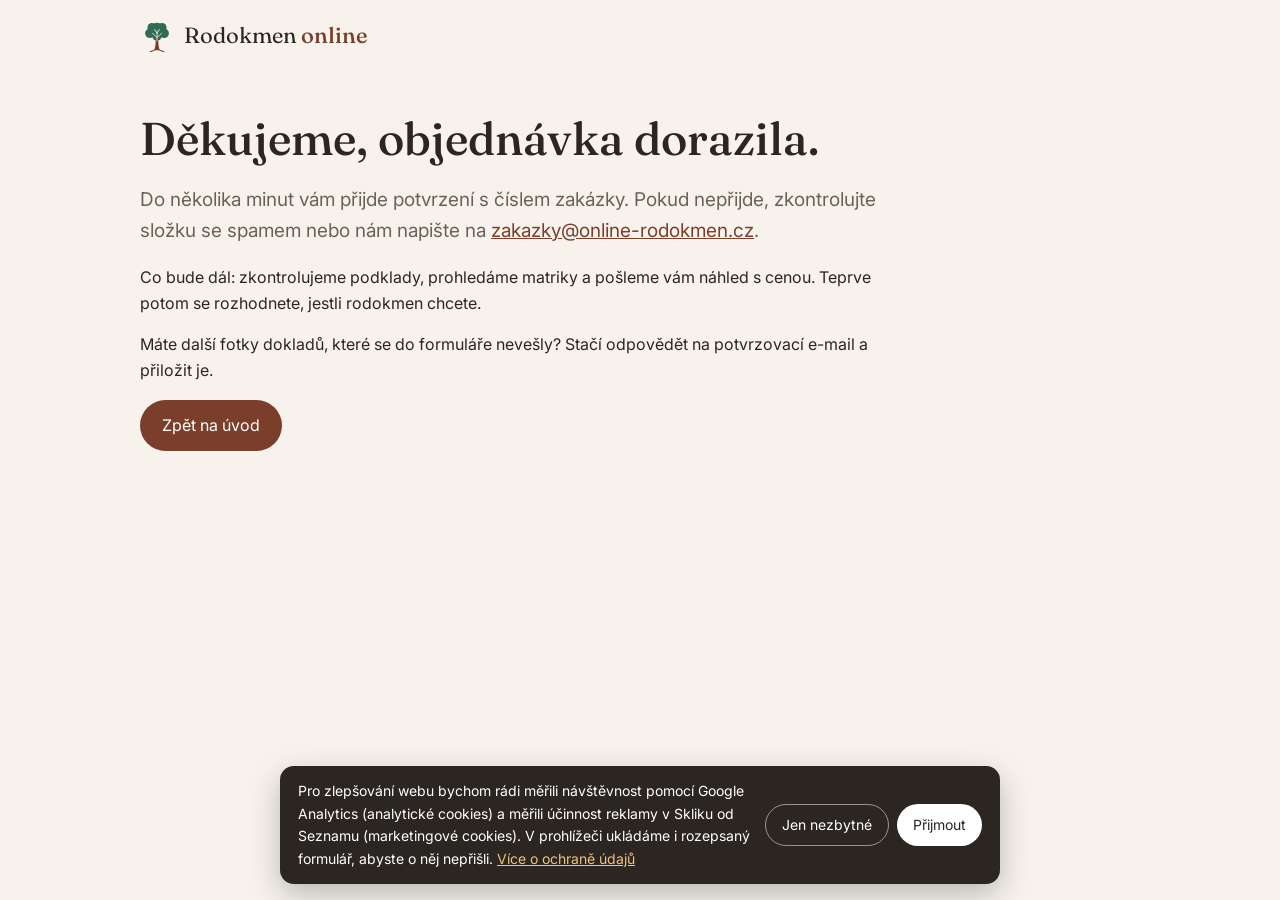
<file: dekujeme.html>
<!doctype html>
<html lang="cs">
<head>
<meta charset="utf-8"><meta name="viewport" content="width=device-width,initial-scale=1">
<title>Děkujeme – Rodokmen online</title>
<meta name="robots" content="noindex">
<link rel="preconnect" href="https://fonts.googleapis.com">
<link rel="preconnect" href="https://fonts.gstatic.com" crossorigin>
<link href="https://fonts.googleapis.com/css2?family=Fraunces:opsz,wght@9..144,500&family=Inter:wght@400;600&display=swap" rel="stylesheet">
<link rel="stylesheet" href="styl.css?v=20261124a">
</head>
<body><div class="wrap">
<header class="top"><a class="logo" href="/"><img src="/img/logo-mark.svg" width="34" height="34" alt=""><span>Rodokmen <b>online</b></span></a></header>
<article class="doc" style="padding:40px 0">
<h1>Děkujeme, objednávka dorazila.</h1>
<div id="poukazInfo" hidden><p class="lead" style="font-size:19px;color:var(--muted)"><b>Poukaz jsme přijali.</b> Do několika minut vám e-mailem přijdou platební údaje (QR kód). Po připsání platby pošleme PDF poukaz s kódem, zpravidla do 24 hodin.</p><a class="btn" href="/">Zpět na úvod</a></div>
<div id="dotazInfo" hidden><p class="lead" style="font-size:19px;color:var(--muted)"><b>Dotaz jsme přijali.</b> Do 2 pracovních dnů vám napíšeme, kde chybějící údaje o předcích získat. Až je budete mít, stačí odpovědět na náš e-mail a pustíme se do hledání.</p><a class="btn" href="/">Zpět na úvod</a></div>
<div id="zakInfo"><p class="lead" style="font-size:19px;color:var(--muted)">Do několika minut vám přijde potvrzení s číslem zakázky. Pokud nepřijde, zkontrolujte složku se spamem nebo nám napište na <a href="mailto:zakazky@online-rodokmen.cz">zakazky@online-rodokmen.cz</a>.</p>
<p>Co bude dál: zkontrolujeme podklady, prohledáme matriky a pošleme vám náhled s cenou. Teprve potom se rozhodnete, jestli rodokmen chcete.</p>
<p>Máte další fotky dokladů, které se do formuláře nevešly? Stačí odpovědět na potvrzovací e-mail a přiložit je.</p>
<a class="btn" href="/">Zpět na úvod</a></div>
</article>
</div><script src="mereni.js?v=20261124a" defer></script>
<script>
if(/dotaz=1/.test(location.search)){document.querySelector("h1").textContent="Děkujeme, ozveme se vám.";document.getElementById("dotazInfo").hidden=false;document.getElementById("zakInfo").hidden=true;}
if(/poukaz=1/.test(location.search)){document.getElementById("poukazInfo").hidden=false;document.getElementById("zakInfo").hidden=true;}
try{localStorage.removeItem('rodokmen-podklady')}catch(e){}
</script>
</body></html>
</file>
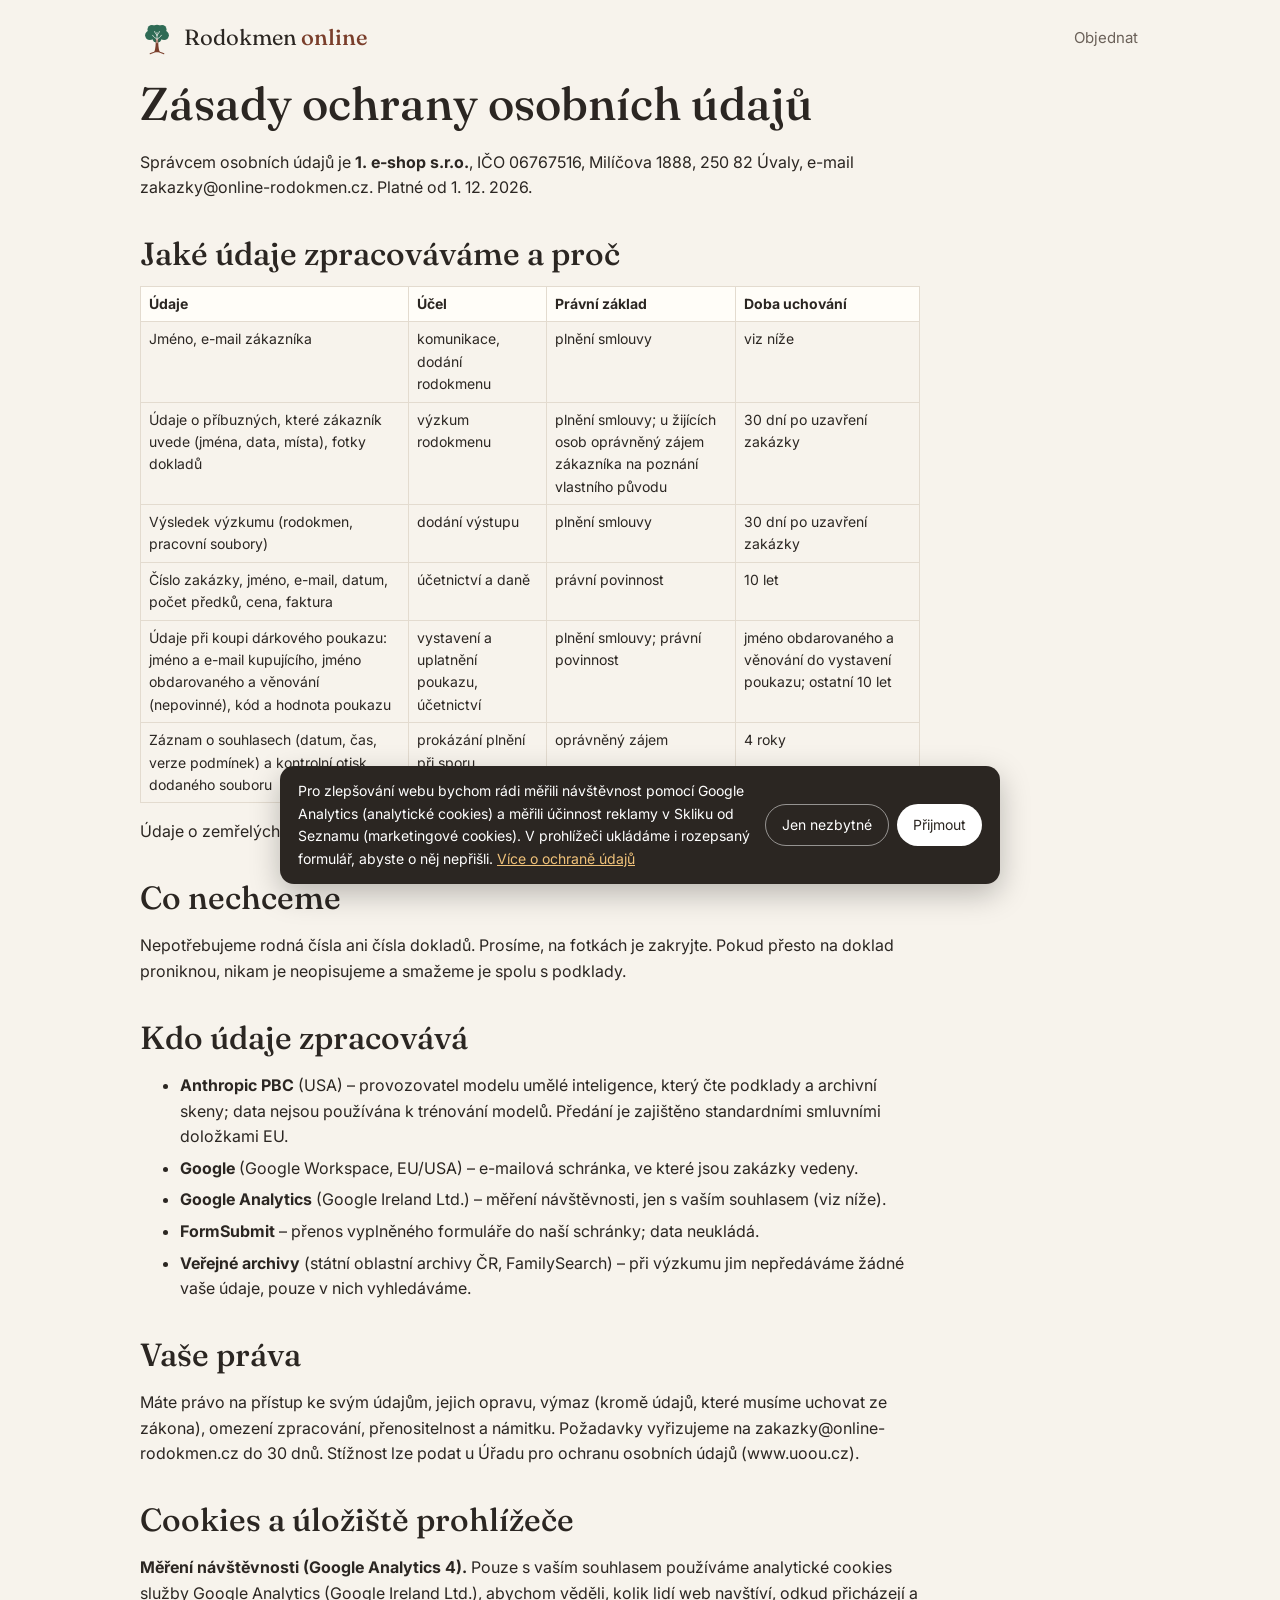
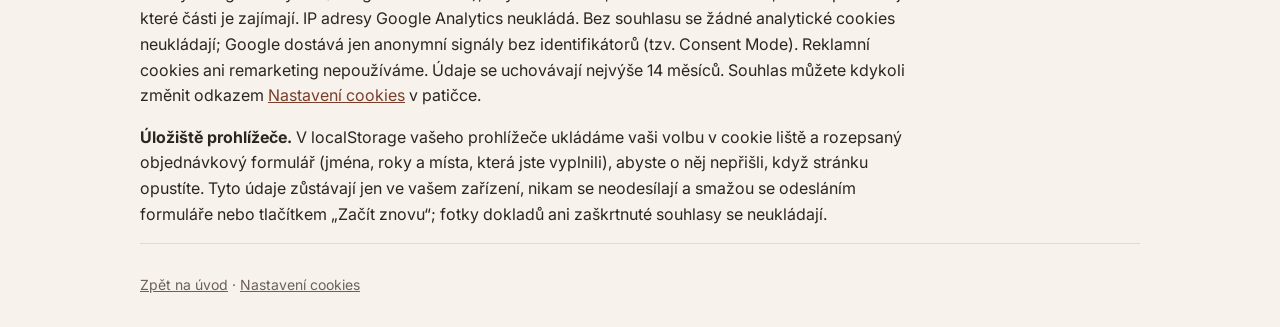
<file: ochrana-udaju.html>
<!doctype html>
<html lang="cs">
<head>
<meta charset="utf-8">
<link rel="canonical" href="https://online-rodokmen.cz/ochrana-udaju.html"><meta name="viewport" content="width=device-width,initial-scale=1">
<title>Ochrana osobních údajů – Rodokmen online</title>
<link rel="preconnect" href="https://fonts.googleapis.com">
<link rel="preconnect" href="https://fonts.gstatic.com" crossorigin>
<link href="https://fonts.googleapis.com/css2?family=Fraunces:opsz,wght@9..144,500&family=Inter:wght@400;600&display=swap" rel="stylesheet">
<link rel="stylesheet" href="styl.css?v=20261121m">
</head>
<body><div class="wrap">
<header class="top"><a class="logo" href="/"><img src="/img/logo-mark.svg" width="34" height="34" alt=""><span>Rodokmen <b>online</b></span></a><nav><a href="/#objednat">Objednat</a></nav></header>
<article class="doc">
<h1>Zásady ochrany osobních údajů</h1>
<p>Správcem osobních údajů je <b>1. e-shop s.r.o.</b>, IČO 06767516, Milíčova 1888, 250 82 Úvaly, e-mail zakazky@online-rodokmen.cz. Platné od 1. 12. 2026.</p>

<h2>Jaké údaje zpracováváme a proč</h2>
<table>
<tr><th>Údaje</th><th>Účel</th><th>Právní základ</th><th>Doba uchování</th></tr>
<tr><td>Jméno, e-mail zákazníka</td><td>komunikace, dodání rodokmenu</td><td>plnění smlouvy</td><td>viz níže</td></tr>
<tr><td>Údaje o příbuzných, které zákazník uvede (jména, data, místa), fotky dokladů</td><td>výzkum rodokmenu</td><td>plnění smlouvy; u žijících osob oprávněný zájem zákazníka na poznání vlastního původu</td><td>30 dní po uzavření zakázky</td></tr>
<tr><td>Výsledek výzkumu (rodokmen, pracovní soubory)</td><td>dodání výstupu</td><td>plnění smlouvy</td><td>30 dní po uzavření zakázky</td></tr>
<tr><td>Číslo zakázky, jméno, e-mail, datum, počet předků, cena, faktura</td><td>účetnictví a daně</td><td>právní povinnost</td><td>10 let</td></tr>
<tr><td>Údaje při koupi dárkového poukazu: jméno a e-mail kupujícího, jméno obdarovaného a věnování (nepovinné), kód a hodnota poukazu</td><td>vystavení a uplatnění poukazu, účetnictví</td><td>plnění smlouvy; právní povinnost</td><td>jméno obdarovaného a věnování do vystavení poukazu; ostatní 10 let</td></tr>
<tr><td>Záznam o souhlasech (datum, čas, verze podmínek) a kontrolní otisk dodaného souboru</td><td>prokázání plnění při sporu</td><td>oprávněný zájem</td><td>4 roky</td></tr>
</table>
<p>Údaje o zemřelých osobách dohledané v archivech nejsou osobními údaji ve smyslu GDPR.</p>

<h2>Co nechceme</h2>
<p>Nepotřebujeme rodná čísla ani čísla dokladů. Prosíme, na fotkách je zakryjte. Pokud přesto na doklad proniknou, nikam je neopisujeme a smažeme je spolu s podklady.</p>

<h2>Kdo údaje zpracovává</h2>
<ul>
<li><b>Anthropic PBC</b> (USA) – provozovatel modelu umělé inteligence, který čte podklady a archivní skeny; data nejsou používána k trénování modelů. Předání je zajištěno standardními smluvními doložkami EU.</li>
<li><b>Google</b> (Google Workspace, EU/USA) – e-mailová schránka, ve které jsou zakázky vedeny.</li>
<li><b>Google Analytics</b> (Google Ireland Ltd.) – měření návštěvnosti, jen s vaším souhlasem (viz níže).</li>
<li><b>FormSubmit</b> – přenos vyplněného formuláře do naší schránky; data neukládá.</li>
<li><b>Veřejné archivy</b> (státní oblastní archivy ČR, FamilySearch) – při výzkumu jim nepředáváme žádné vaše údaje, pouze v nich vyhledáváme.</li>
</ul>

<h2>Vaše práva</h2>
<p>Máte právo na přístup ke svým údajům, jejich opravu, výmaz (kromě údajů, které musíme uchovat ze zákona), omezení zpracování, přenositelnost a námitku. Požadavky vyřizujeme na zakazky@online-rodokmen.cz do 30 dnů. Stížnost lze podat u Úřadu pro ochranu osobních údajů (www.uoou.cz).</p>

<h2 id="cookies-info">Cookies a úložiště prohlížeče</h2>
<p><b>Měření návštěvnosti (Google Analytics 4).</b> Pouze s vaším souhlasem používáme analytické cookies služby Google Analytics (Google Ireland Ltd.), abychom věděli, kolik lidí web navštíví, odkud přicházejí a které části je zajímají. IP adresy Google Analytics neukládá. Bez souhlasu se žádné analytické cookies neukládají; Google dostává jen anonymní signály bez identifikátorů (tzv. Consent Mode). Reklamní cookies ani remarketing nepoužíváme. Údaje se uchovávají nejvýše 14 měsíců. Souhlas můžete kdykoli změnit odkazem <a href="#" data-cookies-nastaveni>Nastavení cookies</a> v patičce.</p>
<p><b>Úložiště prohlížeče.</b> V localStorage vašeho prohlížeče ukládáme vaši volbu v cookie liště a rozepsaný objednávkový formulář (jména, roky a místa, která jste vyplnili), abyste o něj nepřišli, když stránku opustíte. Tyto údaje zůstávají jen ve vašem zařízení, nikam se neodesílají a smažou se odesláním formuláře nebo tlačítkem „Začít znovu“; fotky dokladů ani zaškrtnuté souhlasy se neukládají.</p>
</article>
<footer><a href="/">Zpět na úvod</a> · <a href="#" data-cookies-nastaveni>Nastavení cookies</a></footer>
</div><script src="mereni.js" defer></script>
</body></html>
</file>
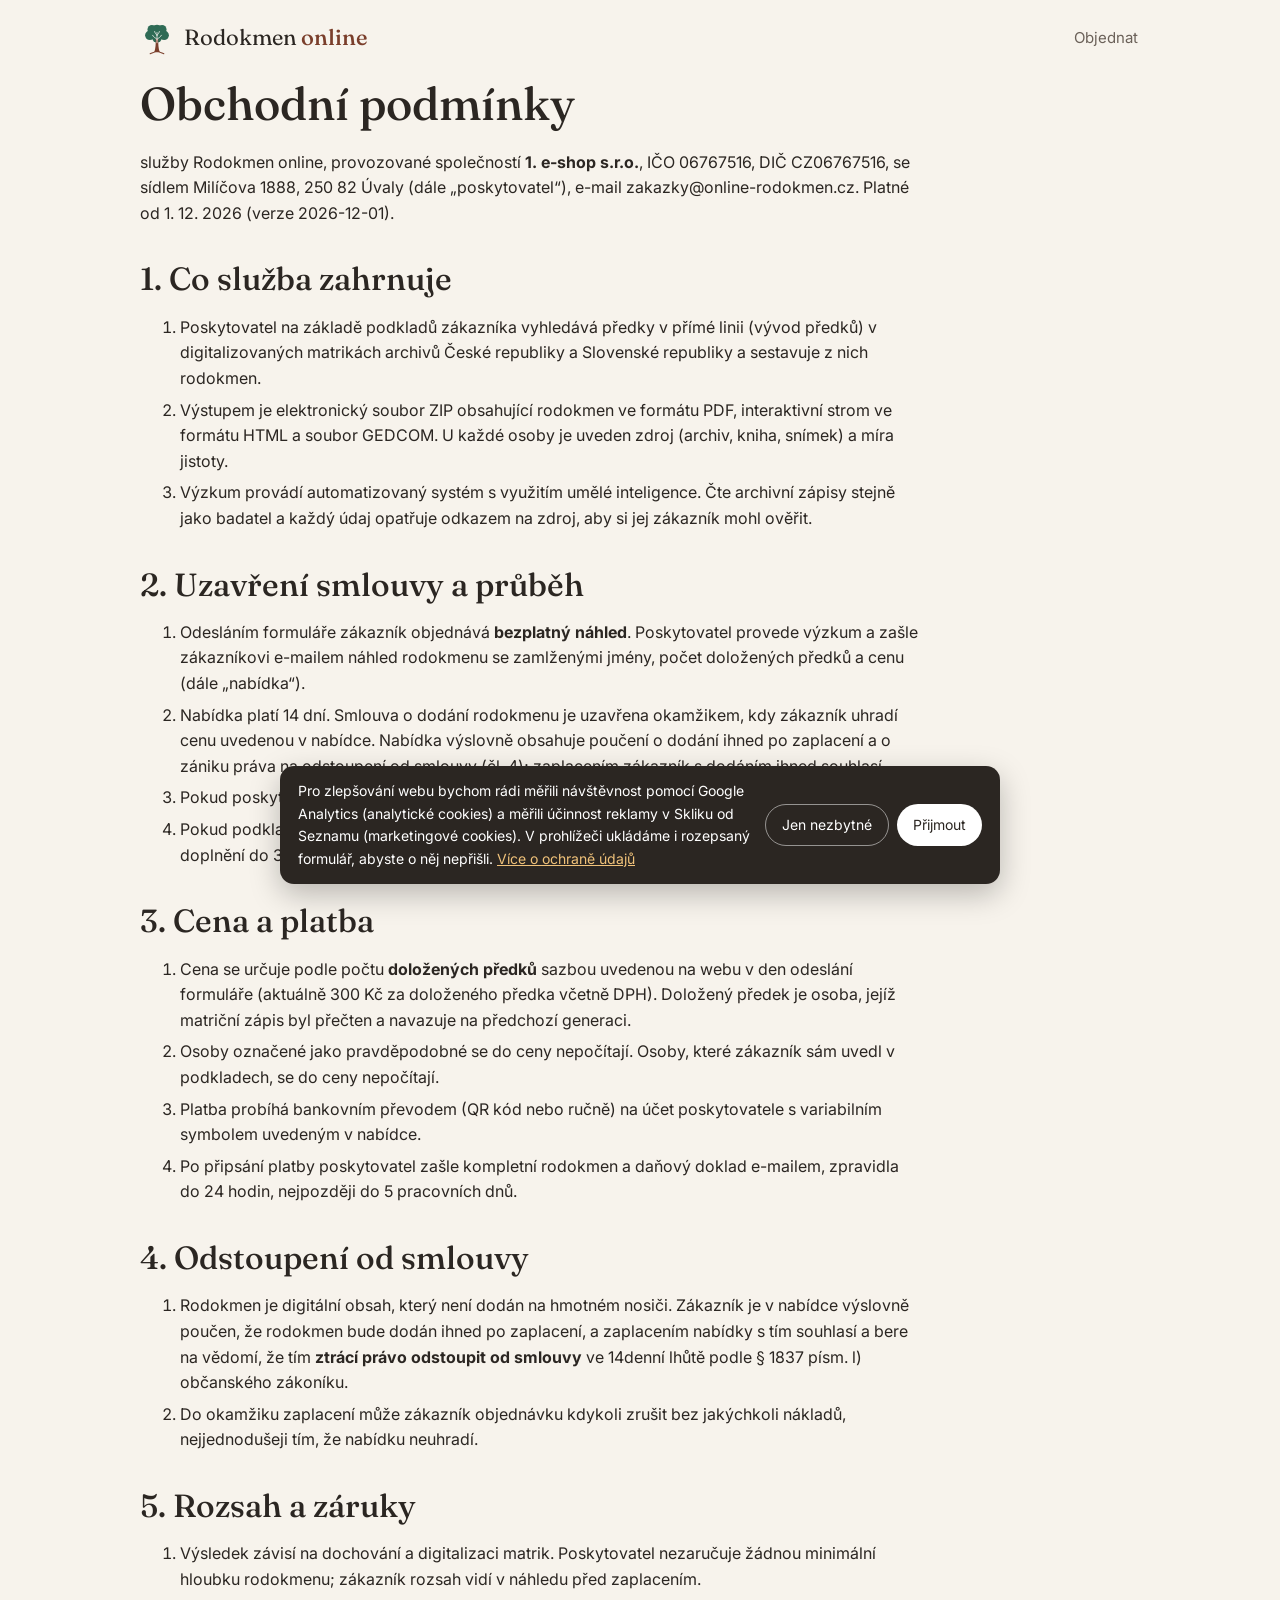
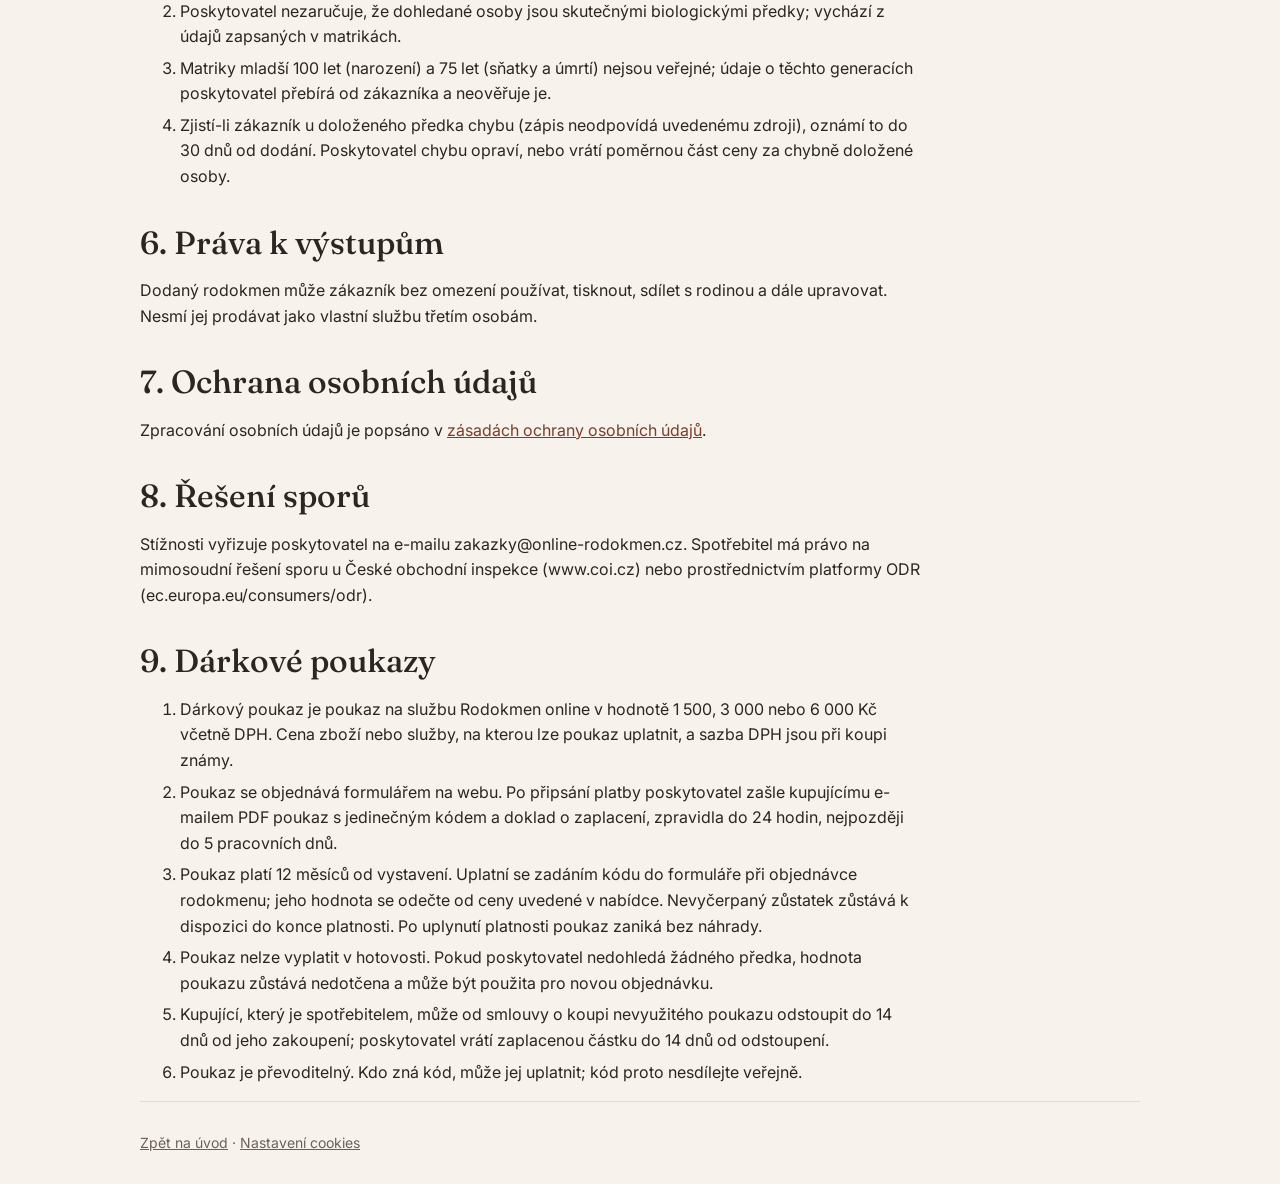
<file: podminky.html>
<!doctype html>
<html lang="cs">
<head>
<meta charset="utf-8">
<link rel="canonical" href="https://online-rodokmen.cz/podminky.html"><meta name="viewport" content="width=device-width,initial-scale=1">
<title>Obchodní podmínky – Rodokmen online</title>
<link rel="preconnect" href="https://fonts.googleapis.com">
<link rel="preconnect" href="https://fonts.gstatic.com" crossorigin>
<link href="https://fonts.googleapis.com/css2?family=Fraunces:opsz,wght@9..144,500&family=Inter:wght@400;600&display=swap" rel="stylesheet">
<link rel="stylesheet" href="styl.css?v=20261121m">
</head>
<body><div class="wrap">
<header class="top"><a class="logo" href="/"><img src="/img/logo-mark.svg" width="34" height="34" alt=""><span>Rodokmen <b>online</b></span></a><nav><a href="/#objednat">Objednat</a></nav></header>
<article class="doc">
<h1>Obchodní podmínky</h1>
<p>služby Rodokmen online, provozované společností <b>1. e-shop s.r.o.</b>, IČO 06767516, DIČ CZ06767516, se sídlem Milíčova 1888, 250 82 Úvaly (dále „poskytovatel“), e-mail zakazky@online-rodokmen.cz. Platné od 1. 12. 2026 (verze 2026-12-01).</p>

<h2>1. Co služba zahrnuje</h2>
<ol>
<li>Poskytovatel na základě podkladů zákazníka vyhledává předky v přímé linii (vývod předků) v digitalizovaných matrikách archivů České republiky a Slovenské republiky a sestavuje z nich rodokmen.</li>
<li>Výstupem je elektronický soubor ZIP obsahující rodokmen ve formátu PDF, interaktivní strom ve formátu HTML a soubor GEDCOM. U každé osoby je uveden zdroj (archiv, kniha, snímek) a míra jistoty.</li>
<li>Výzkum provádí automatizovaný systém s využitím umělé inteligence. Čte archivní zápisy stejně jako badatel a každý údaj opatřuje odkazem na zdroj, aby si jej zákazník mohl ověřit.</li>
</ol>

<h2>2. Uzavření smlouvy a průběh</h2>
<ol>
<li>Odesláním formuláře zákazník objednává <b>bezplatný náhled</b>. Poskytovatel provede výzkum a zašle zákazníkovi e-mailem náhled rodokmenu se zamlženými jmény, počet doložených předků a cenu (dále „nabídka“).</li>
<li>Nabídka platí 14 dní. Smlouva o dodání rodokmenu je uzavřena okamžikem, kdy zákazník uhradí cenu uvedenou v nabídce. Nabídka výslovně obsahuje poučení o dodání ihned po zaplacení a o zániku práva na odstoupení od smlouvy (čl. 4); zaplacením zákazník s dodáním ihned souhlasí.</li>
<li>Pokud poskytovatel nedohledá žádného předka, zákazníkovi to sdělí a zákazník nic nehradí.</li>
<li>Pokud podklady k zahájení výzkumu nestačí, poskytovatel zákazníka vyzve k doplnění. Bez doplnění do 30 dnů je objednávka zrušena.</li>
</ol>

<h2>3. Cena a platba</h2>
<ol>
<li>Cena se určuje podle počtu <b>doložených předků</b> sazbou uvedenou na webu v den odeslání formuláře (aktuálně 300 Kč za doloženého předka včetně DPH). Doložený předek je osoba, jejíž matriční zápis byl přečten a navazuje na předchozí generaci.</li>
<li>Osoby označené jako pravděpodobné se do ceny nepočítají. Osoby, které zákazník sám uvedl v podkladech, se do ceny nepočítají.</li>
<li>Platba probíhá bankovním převodem (QR kód nebo ručně) na účet poskytovatele s variabilním symbolem uvedeným v nabídce.</li>
<li>Po připsání platby poskytovatel zašle kompletní rodokmen a daňový doklad e-mailem, zpravidla do 24 hodin, nejpozději do 5 pracovních dnů.</li>
</ol>

<h2>4. Odstoupení od smlouvy</h2>
<ol>
<li>Rodokmen je digitální obsah, který není dodán na hmotném nosiči. Zákazník je v nabídce výslovně poučen, že rodokmen bude dodán ihned po zaplacení, a zaplacením nabídky s tím souhlasí a bere na vědomí, že tím <b>ztrácí právo odstoupit od smlouvy</b> ve 14denní lhůtě podle § 1837 písm. l) občanského zákoníku.</li>
<li>Do okamžiku zaplacení může zákazník objednávku kdykoli zrušit bez jakýchkoli nákladů, nejjednodušeji tím, že nabídku neuhradí.</li>
</ol>

<h2>5. Rozsah a záruky</h2>
<ol>
<li>Výsledek závisí na dochování a digitalizaci matrik. Poskytovatel nezaručuje žádnou minimální hloubku rodokmenu; zákazník rozsah vidí v náhledu před zaplacením.</li>
<li>Poskytovatel nezaručuje, že dohledané osoby jsou skutečnými biologickými předky; vychází z údajů zapsaných v matrikách.</li>
<li>Matriky mladší 100 let (narození) a 75 let (sňatky a úmrtí) nejsou veřejné; údaje o těchto generacích poskytovatel přebírá od zákazníka a neověřuje je.</li>
<li>Zjistí-li zákazník u doloženého předka chybu (zápis neodpovídá uvedenému zdroji), oznámí to do 30 dnů od dodání. Poskytovatel chybu opraví, nebo vrátí poměrnou část ceny za chybně doložené osoby.</li>
</ol>

<h2>6. Práva k výstupům</h2>
<p>Dodaný rodokmen může zákazník bez omezení používat, tisknout, sdílet s rodinou a dále upravovat. Nesmí jej prodávat jako vlastní službu třetím osobám.</p>

<h2>7. Ochrana osobních údajů</h2>
<p>Zpracování osobních údajů je popsáno v <a href="ochrana-udaju.html">zásadách ochrany osobních údajů</a>.</p>

<h2>8. Řešení sporů</h2>
<p>Stížnosti vyřizuje poskytovatel na e-mailu zakazky@online-rodokmen.cz. Spotřebitel má právo na mimosoudní řešení sporu u České obchodní inspekce (www.coi.cz) nebo prostřednictvím platformy ODR (ec.europa.eu/consumers/odr).</p>
<h2 id="poukazy">9. Dárkové poukazy</h2>
<ol>
<li>Dárkový poukaz je poukaz na službu Rodokmen online v hodnotě 1 500, 3 000 nebo 6 000 Kč včetně DPH. Cena zboží nebo služby, na kterou lze poukaz uplatnit, a sazba DPH jsou při koupi známy.</li>
<li>Poukaz se objednává formulářem na webu. Po připsání platby poskytovatel zašle kupujícímu e-mailem PDF poukaz s jedinečným kódem a doklad o zaplacení, zpravidla do 24 hodin, nejpozději do 5 pracovních dnů.</li>
<li>Poukaz platí 12 měsíců od vystavení. Uplatní se zadáním kódu do formuláře při objednávce rodokmenu; jeho hodnota se odečte od ceny uvedené v nabídce. Nevyčerpaný zůstatek zůstává k dispozici do konce platnosti. Po uplynutí platnosti poukaz zaniká bez náhrady.</li>
<li>Poukaz nelze vyplatit v hotovosti. Pokud poskytovatel nedohledá žádného předka, hodnota poukazu zůstává nedotčena a může být použita pro novou objednávku.</li>
<li>Kupující, který je spotřebitelem, může od smlouvy o koupi nevyužitého poukazu odstoupit do 14 dnů od jeho zakoupení; poskytovatel vrátí zaplacenou částku do 14 dnů od odstoupení.</li>
<li>Poukaz je převoditelný. Kdo zná kód, může jej uplatnit; kód proto nesdílejte veřejně.</li>
</ol>
</article>
<footer><a href="/">Zpět na úvod</a> · <a href="#" data-cookies-nastaveni>Nastavení cookies</a></footer>
</div><script src="mereni.js" defer></script>
</body></html>
</file>
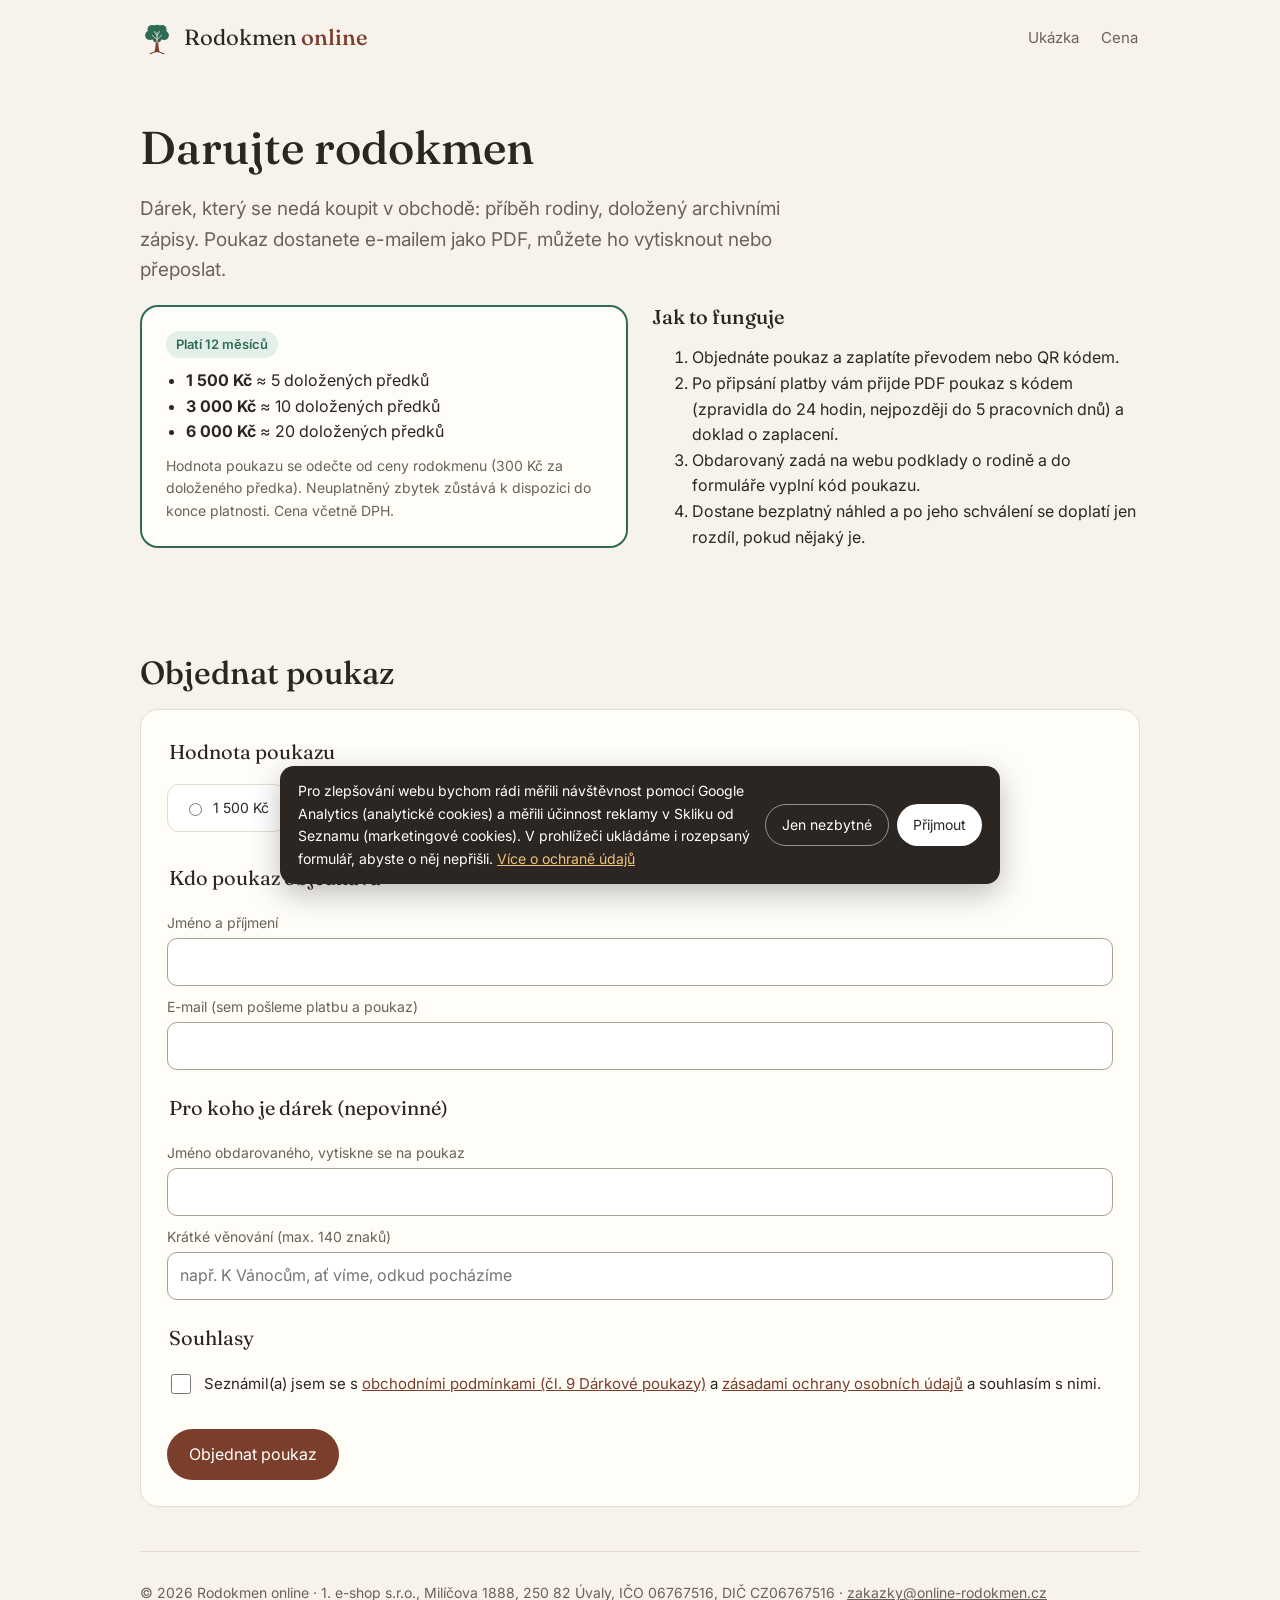
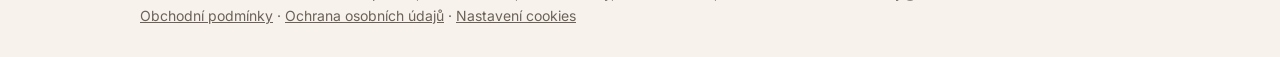
<file: poukaz.html>
<!doctype html>
<html lang="cs">
<head>
<meta charset="utf-8">
<link rel="canonical" href="https://online-rodokmen.cz/poukaz.html"><meta name="viewport" content="width=device-width,initial-scale=1">
<title>Dárkový poukaz – Rodokmen online</title>
<meta name="description" content="Darujte rodokmen. Dárkový poukaz 1 500, 3 000 nebo 6 000 Kč na dohledání předků v matrikách. Pošleme e-mailem jako PDF, platí 12 měsíců.">
<link rel="preconnect" href="https://fonts.googleapis.com">
<link rel="preconnect" href="https://fonts.gstatic.com" crossorigin>
<link href="https://fonts.googleapis.com/css2?family=Fraunces:opsz,wght@9..144,500&family=Inter:wght@400;600&display=swap" rel="stylesheet">
<link rel="stylesheet" href="styl.css?v=20261121m">
</head>
<body><div class="wrap">
<header class="top"><a class="logo" href="/"><img src="/img/logo-mark.svg" width="34" height="34" alt=""><span>Rodokmen <b>online</b></span></a><nav><a href="/#ukazka">Ukázka</a><a href="/#cena">Cena</a></nav></header>
<section>
  <h1>Darujte rodokmen</h1>
  <p class="lead" style="font-size:19px;color:var(--muted);max-width:640px">Dárek, který se nedá koupit v obchodě: příběh rodiny, doložený archivními zápisy. Poukaz dostanete e-mailem jako PDF, můžete ho vytisknout nebo přeposlat.</p>
  <div class="price" style="margin-top:20px">
    <div class="pricebox">
      <span class="tag">Platí 12 měsíců</span>
      <ul>
        <li><b>1 500 Kč</b> ≈ 5 doložených předků</li>
        <li><b>3 000 Kč</b> ≈ 10 doložených předků</li>
        <li><b>6 000 Kč</b> ≈ 20 doložených předků</li>
      </ul>
      <p class="hint">Hodnota poukazu se odečte od ceny rodokmenu (300 Kč za doloženého předka). Neuplatněný zbytek zůstává k dispozici do konce platnosti. Cena včetně DPH.</p>
    </div>
    <div class="list">
      <h3>Jak to funguje</h3>
      <ol>
        <li>Objednáte poukaz a zaplatíte převodem nebo QR kódem.</li>
        <li>Po připsání platby vám přijde PDF poukaz s kódem (zpravidla do 24 hodin, nejpozději do 5 pracovních dnů) a doklad o zaplacení.</li>
        <li>Obdarovaný zadá na webu podklady o rodině a do formuláře vyplní kód poukazu.</li>
        <li>Dostane bezplatný náhled a po jeho schválení se doplatí jen rozdíl, pokud nějaký je.</li>
      </ol>
    </div>
  </div>
</section>
<section id="objednat">
  <h2>Objednat poukaz</h2>
  <form id="f" action="https://formsubmit.co/c57251e2c1cb40dd3d4b70d83e8e1789" method="POST">
    <input type="hidden" name="_subject" value="Nový poukaz">
    <input type="hidden" name="_template" value="table">
    <input type="hidden" name="_captcha" value="false">
    <input type="hidden" name="_next" value="https://online-rodokmen.cz/dekujeme.html?poukaz=1">
    <input type="text" name="_honey" style="display:none" tabindex="-1" autocomplete="off">
    <fieldset>
      <legend>Hodnota poukazu</legend>
      <div class="voucher">
        <label><input type="radio" name="castka" value="1500" required> 1 500 Kč</label>
        <label><input type="radio" name="castka" value="3000" checked> 3 000 Kč</label>
        <label><input type="radio" name="castka" value="6000"> 6 000 Kč</label>
      </div>
    </fieldset>
    <fieldset>
      <legend>Kdo poukaz objednává</legend>
      <label for="jmeno">Jméno a příjmení</label><input id="jmeno" type="text" name="jmeno" required autocomplete="name">
      <label for="email">E-mail (sem pošleme platbu a poukaz)</label><input id="email" type="email" name="email" required autocomplete="email">
    </fieldset>
    <fieldset>
      <legend>Pro koho je dárek (nepovinné)</legend>
      <label for="komu">Jméno obdarovaného, vytiskne se na poukaz</label><input id="komu" type="text" name="komu">
      <label for="venovani">Krátké věnování (max. 140 znaků)</label><input id="venovani" type="text" name="venovani" maxlength="140" placeholder="např. K Vánocům, ať víme, odkud pocházíme">
    </fieldset>
    <fieldset>
      <legend>Souhlasy</legend>
      <label class="check"><input type="checkbox" name="souhlas_podminky" value="ano" required><span>Seznámil(a) jsem se s <a href="podminky.html#poukazy" target="_blank">obchodními podmínkami (čl. 9 Dárkové poukazy)</a> a <a href="ochrana-udaju.html" target="_blank">zásadami ochrany osobních údajů</a> a souhlasím s nimi.</span></label>
    </fieldset>
    <button class="btn" type="submit" data-ev="poukaz-odeslan">Objednat poukaz</button>
  </form>
</section>
<footer>
  <div>© 2026 Rodokmen online · 1. e-shop s.r.o., Milíčova 1888, 250 82 Úvaly, IČO 06767516, DIČ CZ06767516 · <a href="mailto:zakazky@online-rodokmen.cz">zakazky@online-rodokmen.cz</a></div>
  <div><a href="podminky.html">Obchodní podmínky</a> · <a href="ochrana-udaju.html">Ochrana osobních údajů</a> · <a href="#" data-cookies-nastaveni>Nastavení cookies</a></div>
</footer>
</div><script src="mereni.js" defer></script>
</body></html>
</file>
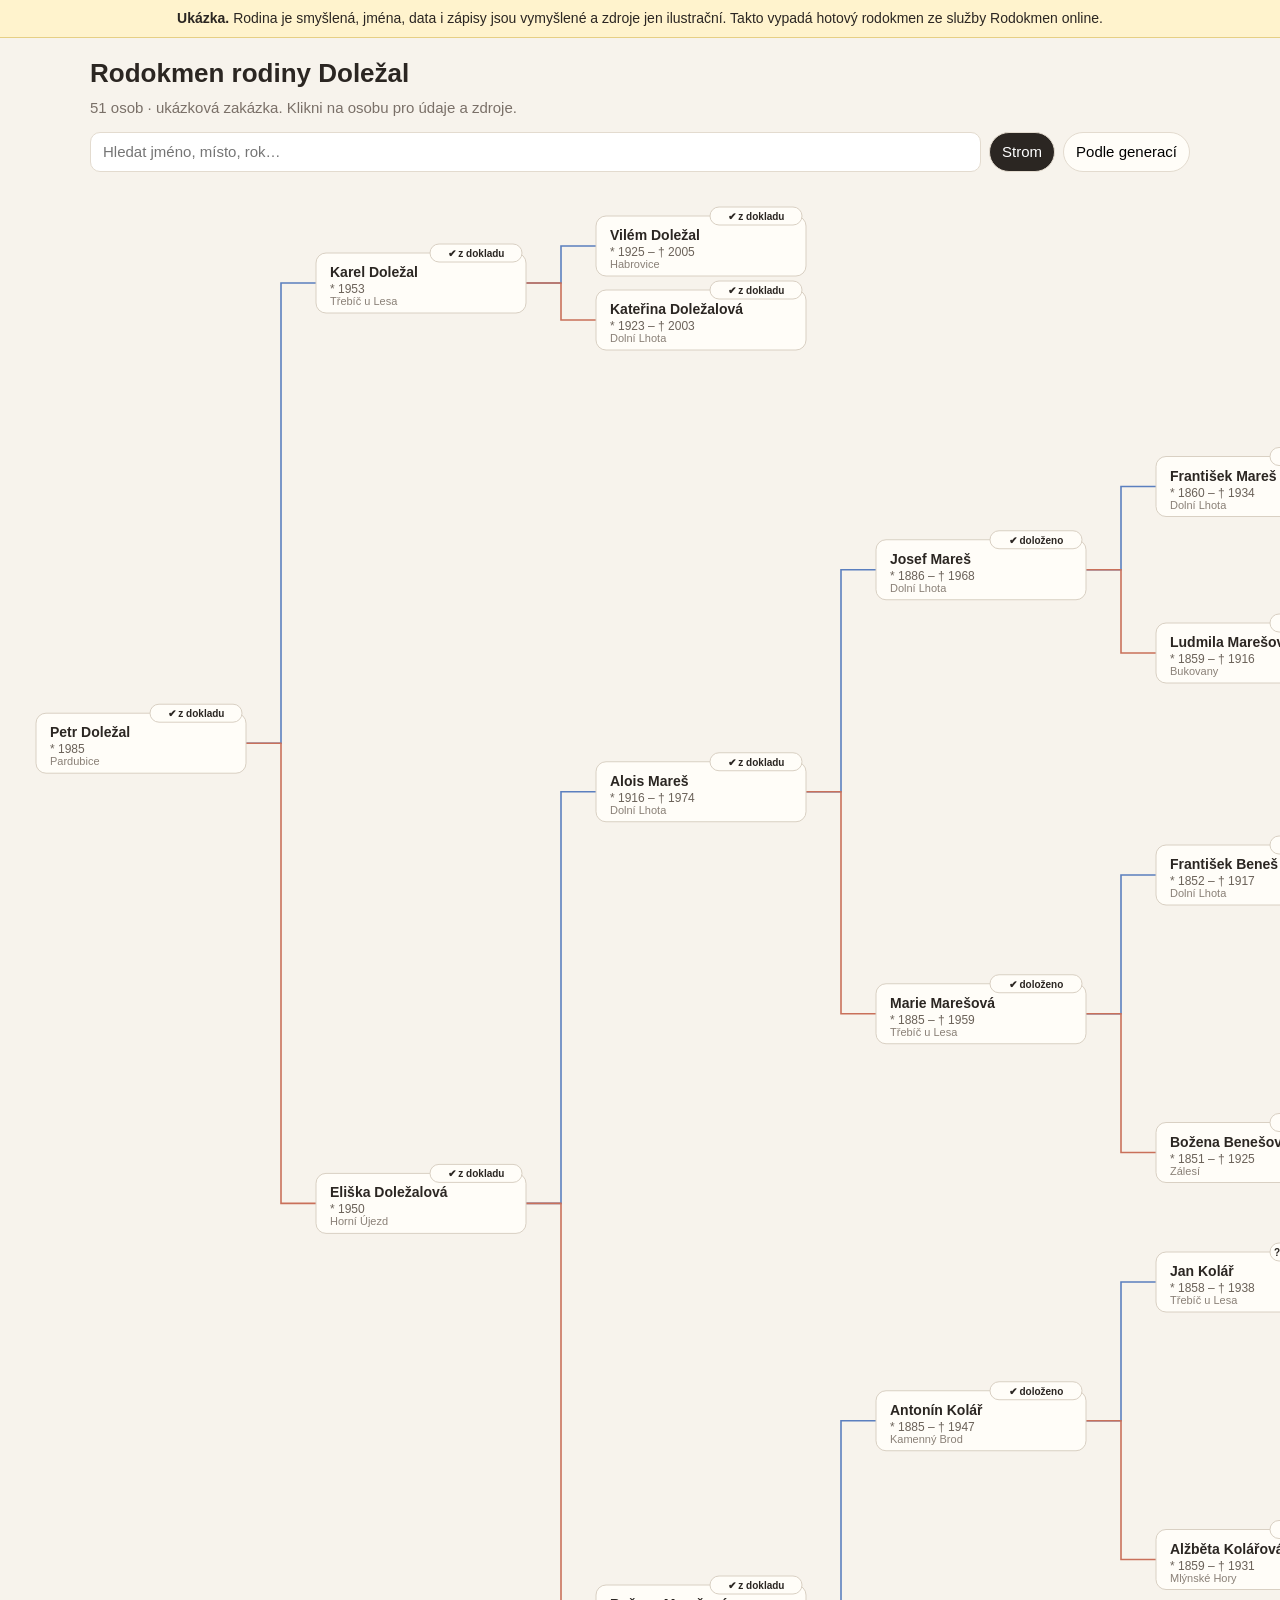
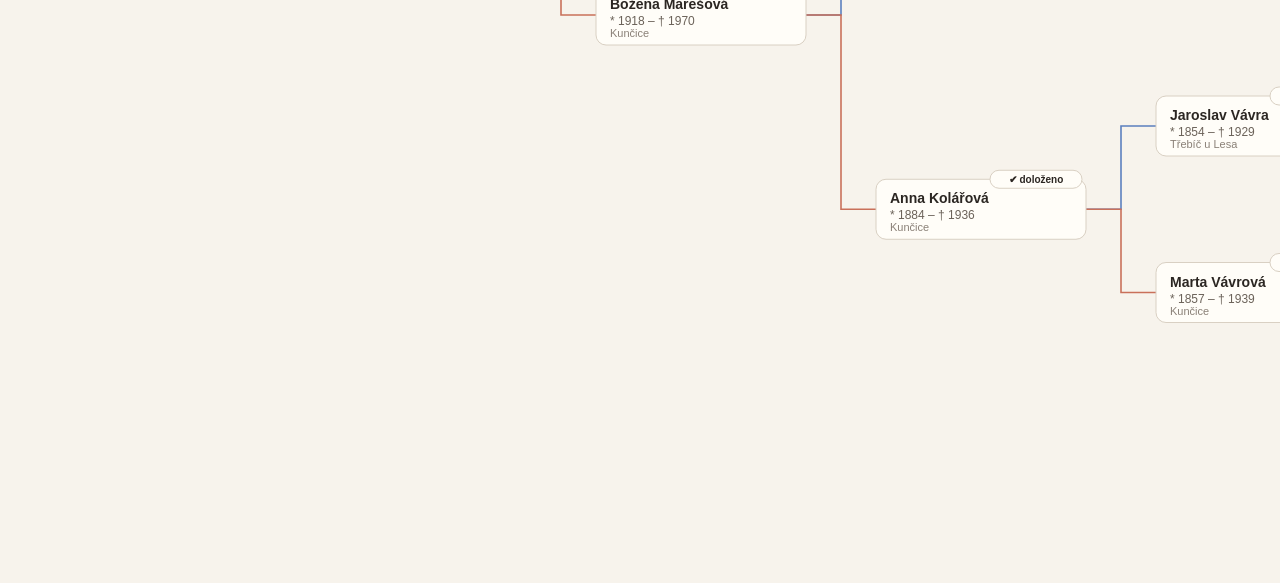
<file: ukazka/rodokmen.html>
<!doctype html><html lang='cs'><head><meta charset='utf-8'><meta name='viewport' content='width=device-width,initial-scale=1'><title>Rodokmen rodiny Doležal</title><style>
body{margin:0;background:#f7f3ec;color:#2b2622;font:15px/1.5 Inter,Segoe UI,Helvetica,Arial,sans-serif}
header,main{max-width:1100px;margin:0 auto;padding:16px}h1{font-size:26px;margin:0 0 4px}.sub{color:#7a7068;margin:0 0 12px}
.bar{display:flex;flex-wrap:wrap;gap:8px}input{flex:1 1 200px;padding:8px 12px;border:1px solid #e3dbcf;border-radius:10px;font:inherit}
.chip{padding:7px 12px;border:1px solid #e3dbcf;border-radius:999px;background:#fffdf8;font:inherit;cursor:pointer}.chip[aria-pressed=true]{background:#2b2622;color:#fff}
.tv{overflow:auto;padding:8px 16px 30px}.hide{display:none}
.gen h2{font-size:17px;margin:18px 0 8px}.row{display:grid;grid-template-columns:repeat(auto-fill,minmax(220px,1fr));gap:10px}
.p{background:#fffdf8;border:1px solid #e3dbcf;border-radius:12px;padding:10px 12px;cursor:pointer}.p .n{font-weight:600}.p .m{color:#7a7068;font-size:13px}
.tag{display:inline-block;font-size:11px;padding:2px 8px;border-radius:999px;margin-top:6px}
dialog{border:none;border-radius:16px;padding:0;max-width:600px;width:calc(100% - 24px)}dialog::backdrop{background:rgba(0,0,0,.5)}
.dh{padding:18px 20px 10px;border-bottom:1px solid #e3dbcf}.dh h3{margin:0;font-size:22px}.db{padding:12px 20px 20px;max-height:70vh;overflow:auto}
.facts{display:grid;grid-template-columns:max-content 1fr;gap:4px 14px;margin:0}.facts dt{color:#7a7068}.facts dd{margin:0}
.doc{border:1px solid #e3dbcf;border-radius:10px;padding:8px 10px;margin:6px 0;font-size:13.5px}a{color:#7a3e2b}
.x{float:right;border:none;background:none;font-size:22px;cursor:pointer}
table{border-collapse:collapse;width:100%;font-size:12px}th,td{border-bottom:1px solid #e3dbcf;padding:4px 6px;text-align:left;vertical-align:top}
@media print{body{background:#fff}.bar,.x{display:none}.tv{padding:0}.stranka{page-break-after:always}}
</style></head><body><div style='background:#fff3cd;border-bottom:1px solid #e6cf85;padding:8px 16px;text-align:center;font-size:14px'><b>Ukázka.</b> Rodina je smyšlená, jména, data i zápisy jsou vymyšlené a zdroje jen ilustrační. Takto vypadá hotový rodokmen ze služby Rodokmen online.</div><header><h1>Rodokmen rodiny Doležal</h1><p class='sub'>51 osob · ukázková zakázka. Klikni na osobu pro údaje a zdroje.</p><div class='bar'><input id='q' type='search' placeholder='Hledat jméno, místo, rok…'><button class='chip view' data-v='tree' aria-pressed='true'>Strom</button><button class='chip view' data-v='list' aria-pressed='false'>Podle generací</button></div></header><div id='tree' class='tv'><svg xmlns="http://www.w3.org/2000/svg" viewBox="0 0 2210 1950" width="2210" height="1950" font-size="13"><style>.uzel rect{fill:#fffdf8;stroke:#d9d0c3;stroke-width:1}.uzel.ph rect{fill:none;stroke-dasharray:5 4}.uzel{cursor:pointer}.uzel:hover rect{stroke:#7a3e2b}text{font-family:Inter,Segoe UI,Helvetica,Arial,sans-serif;fill:#2b2622}.nm{font-size:14px;font-weight:600}.rk{font-size:12px;fill:#6b6259}.mt{font-size:11px;fill:#8a8077}.tg{font-size:10px;font-weight:600}.ln{fill:none;stroke-width:1.6}.ln.o{stroke:#5b7fbf}.ln.m{stroke:#c9705a}.zamlzeno{fill:#b9b0a4;filter:url(#blur)}</style><defs><filter id="blur"><feGaussianBlur stdDeviation="1.6"/></filter></defs><path class="ln o" d="M510 87.0H545.0V50.0H580"/><path class="ln m" d="M510 87.0H545.0V124.0H580"/><path class="ln o" d="M230 547.1875H265.0V87.0H300"/><path class="ln o" d="M1630 235.0H1665.0V198.0H1700"/><path class="ln m" d="M1630 235.0H1665.0V272.0H1700"/><path class="ln o" d="M1350 290.5H1385.0V235.0H1420"/><path class="ln m" d="M1350 290.5H1385.0V346.0H1420"/><path class="ln o" d="M1070 373.75H1105.0V290.5H1140"/><path class="ln o" d="M1350 457.0H1385.0V420.0H1420"/><path class="ln m" d="M1350 457.0H1385.0V494.0H1420"/><path class="ln m" d="M1070 373.75H1105.0V457.0H1140"/><path class="ln o" d="M790 595.75H825.0V373.75H860"/><path class="ln o" d="M1630 605.0H1665.0V568.0H1700"/><path class="ln m" d="M1630 605.0H1665.0V642.0H1700"/><path class="ln o" d="M1350 679.0H1385.0V605.0H1420"/><path class="ln o" d="M1630 753.0H1665.0V716.0H1700"/><path class="ln m" d="M1630 753.0H1665.0V790.0H1700"/><path class="ln m" d="M1350 679.0H1385.0V753.0H1420"/><path class="ln o" d="M1070 817.75H1105.0V679.0H1140"/><path class="ln o" d="M1630 901.0H1665.0V864.0H1700"/><path class="ln m" d="M1630 901.0H1665.0V938.0H1700"/><path class="ln o" d="M1350 956.5H1385.0V901.0H1420"/><path class="ln m" d="M1350 956.5H1385.0V1012.0H1420"/><path class="ln m" d="M1070 817.75H1105.0V956.5H1140"/><path class="ln m" d="M790 595.75H825.0V817.75H860"/><path class="ln o" d="M510 1007.375H545.0V595.75H580"/><path class="ln o" d="M1070 1224.75H1105.0V1086.0H1140"/><path class="ln o" d="M1910 1197.0H1945.0V1160.0H1980"/><path class="ln m" d="M1910 1197.0H1945.0V1234.0H1980"/><path class="ln o" d="M1630 1271.0H1665.0V1197.0H1700"/><path class="ln o" d="M1910 1345.0H1945.0V1308.0H1980"/><path class="ln m" d="M1910 1345.0H1945.0V1382.0H1980"/><path class="ln m" d="M1630 1271.0H1665.0V1345.0H1700"/><path class="ln o" d="M1350 1363.5H1385.0V1271.0H1420"/><path class="ln m" d="M1350 1363.5H1385.0V1456.0H1420"/><path class="ln m" d="M1070 1224.75H1105.0V1363.5H1140"/><path class="ln o" d="M790 1419.0H825.0V1224.75H860"/><path class="ln o" d="M1070 1613.25H1105.0V1530.0H1140"/><path class="ln o" d="M1350 1696.5H1385.0V1604.0H1420"/><path class="ln o" d="M1910 1715.0H1945.0V1678.0H1980"/><path class="ln m" d="M1910 1715.0H1945.0V1752.0H1980"/><path class="ln o" d="M1630 1789.0H1665.0V1715.0H1700"/><path class="ln o" d="M1910 1863.0H1945.0V1826.0H1980"/><path class="ln m" d="M1910 1863.0H1945.0V1900.0H1980"/><path class="ln m" d="M1630 1789.0H1665.0V1863.0H1700"/><path class="ln m" d="M1350 1696.5H1385.0V1789.0H1420"/><path class="ln m" d="M1070 1613.25H1105.0V1696.5H1140"/><path class="ln m" d="M790 1419.0H825.0V1613.25H860"/><path class="ln m" d="M510 1007.375H545.0V1419.0H580"/><path class="ln m" d="M230 547.1875H265.0V1007.375H300"/><g class="uzel" data-id="u01"><rect x="20" y="517.1875" width="210" height="60" rx="10"/><text x="34" y="541.1875" class="nm">Petr Doležal</text><text x="34" y="557.1875" class="rk">* 1985</text><text x="34" y="569.1875" class="mt">Pardubice</text><rect x="134" y="508.1875" width="92" height="18" rx="9" fill="#e3f0e9"/><text x="180" y="521.1875" class="tg" text-anchor="middle" fill="#2f6b55">✔ z dokladu</text></g><g class="uzel" data-id="u02"><rect x="300" y="57.0" width="210" height="60" rx="10"/><text x="314" y="81.0" class="nm">Karel Doležal</text><text x="314" y="97.0" class="rk">* 1953</text><text x="314" y="109.0" class="mt">Třebíč u Lesa</text><rect x="414" y="48.0" width="92" height="18" rx="9" fill="#e3f0e9"/><text x="460" y="61.0" class="tg" text-anchor="middle" fill="#2f6b55">✔ z dokladu</text></g><g class="uzel" data-id="u04"><rect x="580" y="20" width="210" height="60" rx="10"/><text x="594" y="44" class="nm">Vilém Doležal</text><text x="594" y="60" class="rk">* 1925 – † 2005</text><text x="594" y="72" class="mt">Habrovice</text><rect x="694" y="11" width="92" height="18" rx="9" fill="#e3f0e9"/><text x="740" y="24" class="tg" text-anchor="middle" fill="#2f6b55">✔ z dokladu</text></g><g class="uzel" data-id="u05"><rect x="580" y="94" width="210" height="60" rx="10"/><text x="594" y="118" class="nm">Kateřina Doležalová</text><text x="594" y="134" class="rk">* 1923 – † 2003</text><text x="594" y="146" class="mt">Dolní Lhota</text><rect x="694" y="85" width="92" height="18" rx="9" fill="#e3f0e9"/><text x="740" y="98" class="tg" text-anchor="middle" fill="#2f6b55">✔ z dokladu</text></g><g class="uzel" data-id="u03"><rect x="300" y="977.375" width="210" height="60" rx="10"/><text x="314" y="1001.375" class="nm">Eliška Doležalová</text><text x="314" y="1017.375" class="rk">* 1950</text><text x="314" y="1029.375" class="mt">Horní Újezd</text><rect x="414" y="968.375" width="92" height="18" rx="9" fill="#e3f0e9"/><text x="460" y="981.375" class="tg" text-anchor="middle" fill="#2f6b55">✔ z dokladu</text></g><g class="uzel" data-id="u06"><rect x="580" y="565.75" width="210" height="60" rx="10"/><text x="594" y="589.75" class="nm">Alois Mareš</text><text x="594" y="605.75" class="rk">* 1916 – † 1974</text><text x="594" y="617.75" class="mt">Dolní Lhota</text><rect x="694" y="556.75" width="92" height="18" rx="9" fill="#e3f0e9"/><text x="740" y="569.75" class="tg" text-anchor="middle" fill="#2f6b55">✔ z dokladu</text></g><g class="uzel" data-id="u08"><rect x="860" y="343.75" width="210" height="60" rx="10"/><text x="874" y="367.75" class="nm">Josef Mareš</text><text x="874" y="383.75" class="rk">* 1886 – † 1968</text><text x="874" y="395.75" class="mt">Dolní Lhota</text><rect x="974" y="334.75" width="92" height="18" rx="9" fill="#e3f0e9"/><text x="1020" y="347.75" class="tg" text-anchor="middle" fill="#2f6b55">✔ doloženo</text></g><g class="uzel" data-id="u10"><rect x="1140" y="260.5" width="210" height="60" rx="10"/><text x="1154" y="284.5" class="nm">František Mareš</text><text x="1154" y="300.5" class="rk">* 1860 – † 1934</text><text x="1154" y="312.5" class="mt">Dolní Lhota</text><rect x="1254" y="251.5" width="92" height="18" rx="9" fill="#e3f0e9"/><text x="1300" y="264.5" class="tg" text-anchor="middle" fill="#2f6b55">✔ doloženo</text></g><g class="uzel" data-id="u12"><rect x="1420" y="205.0" width="210" height="60" rx="10"/><text x="1434" y="229.0" class="nm">Vojtěch Mareš</text><text x="1434" y="245.0" class="rk">* 1833 – † 1896</text><text x="1434" y="257.0" class="mt">Bukovany</text><rect x="1534" y="196.0" width="92" height="18" rx="9" fill="#fbefd9"/><text x="1580" y="209.0" class="tg" text-anchor="middle" fill="#9a6512">? pravděpodobné</text></g><g class="uzel" data-id="u14"><rect x="1700" y="168" width="210" height="60" rx="10"/><text x="1714" y="192" class="nm">Karel Mareš</text><text x="1714" y="208" class="rk">* 1803 – † 1858</text><text x="1714" y="220" class="mt">Lipová</text><rect x="1814" y="159" width="92" height="18" rx="9" fill="#fbefd9"/><text x="1860" y="172" class="tg" text-anchor="middle" fill="#9a6512">? pravděpodobné</text></g><g class="uzel" data-id="u15"><rect x="1700" y="242" width="210" height="60" rx="10"/><text x="1714" y="266" class="nm">Božena Marešová</text><text x="1714" y="282" class="rk">* 1800 – † 1859</text><text x="1714" y="294" class="mt">Dolní Lhota</text><rect x="1814" y="233" width="92" height="18" rx="9" fill="#fbefd9"/><text x="1860" y="246" class="tg" text-anchor="middle" fill="#9a6512">? pravděpodobné</text></g><g class="uzel" data-id="u13"><rect x="1420" y="316" width="210" height="60" rx="10"/><text x="1434" y="340" class="nm">Ludmila Marešová</text><text x="1434" y="356" class="rk">* 1831 – † 1908</text><text x="1434" y="368" class="mt">Bukovany</text><rect x="1534" y="307" width="92" height="18" rx="9" fill="#e3f0e9"/><text x="1580" y="320" class="tg" text-anchor="middle" fill="#2f6b55">✔ doloženo</text></g><g class="uzel" data-id="u11"><rect x="1140" y="427.0" width="210" height="60" rx="10"/><text x="1154" y="451.0" class="nm">Ludmila Marešová</text><text x="1154" y="467.0" class="rk">* 1859 – † 1916</text><text x="1154" y="479.0" class="mt">Bukovany</text><rect x="1254" y="418.0" width="92" height="18" rx="9" fill="#e3f0e9"/><text x="1300" y="431.0" class="tg" text-anchor="middle" fill="#2f6b55">✔ doloženo</text></g><g class="uzel" data-id="u16"><rect x="1420" y="390" width="210" height="60" rx="10"/><text x="1434" y="414" class="nm">Jan Jelínek</text><text x="1434" y="430" class="rk">* 1833 – † 1910</text><text x="1434" y="442" class="mt">Lipová</text><rect x="1534" y="381" width="92" height="18" rx="9" fill="#e3f0e9"/><text x="1580" y="394" class="tg" text-anchor="middle" fill="#2f6b55">✔ doloženo</text></g><g class="uzel" data-id="u17"><rect x="1420" y="464" width="210" height="60" rx="10"/><text x="1434" y="488" class="nm">Kateřina Jelínková</text><text x="1434" y="504" class="rk">* 1832 – † 1887</text><text x="1434" y="516" class="mt">Bukovany</text><rect x="1534" y="455" width="92" height="18" rx="9" fill="#e3f0e9"/><text x="1580" y="468" class="tg" text-anchor="middle" fill="#2f6b55">✔ doloženo</text></g><g class="uzel" data-id="u09"><rect x="860" y="787.75" width="210" height="60" rx="10"/><text x="874" y="811.75" class="nm">Marie Marešová</text><text x="874" y="827.75" class="rk">* 1885 – † 1959</text><text x="874" y="839.75" class="mt">Třebíč u Lesa</text><rect x="974" y="778.75" width="92" height="18" rx="9" fill="#e3f0e9"/><text x="1020" y="791.75" class="tg" text-anchor="middle" fill="#2f6b55">✔ doloženo</text></g><g class="uzel" data-id="u18"><rect x="1140" y="649.0" width="210" height="60" rx="10"/><text x="1154" y="673.0" class="nm">František Beneš</text><text x="1154" y="689.0" class="rk">* 1852 – † 1917</text><text x="1154" y="701.0" class="mt">Dolní Lhota</text><rect x="1254" y="640.0" width="92" height="18" rx="9" fill="#e3f0e9"/><text x="1300" y="653.0" class="tg" text-anchor="middle" fill="#2f6b55">✔ doloženo</text></g><g class="uzel" data-id="u20"><rect x="1420" y="575.0" width="210" height="60" rx="10"/><text x="1434" y="599.0" class="nm">Jan Beneš</text><text x="1434" y="615.0" class="rk">* 1822 – † 1891</text><text x="1434" y="627.0" class="mt">Mlýnské Hory</text><rect x="1534" y="566.0" width="92" height="18" rx="9" fill="#e3f0e9"/><text x="1580" y="579.0" class="tg" text-anchor="middle" fill="#2f6b55">✔ doloženo</text></g><g class="uzel" data-id="u22"><rect x="1700" y="538" width="210" height="60" rx="10"/><text x="1714" y="562" class="nm">Tomáš Beneš</text><text x="1714" y="578" class="rk">* 1789 – † 1854</text><text x="1714" y="590" class="mt">Bukovany</text><rect x="1814" y="529" width="92" height="18" rx="9" fill="#e3f0e9"/><text x="1860" y="542" class="tg" text-anchor="middle" fill="#2f6b55">✔ doloženo</text></g><g class="uzel" data-id="u23"><rect x="1700" y="612" width="210" height="60" rx="10"/><text x="1714" y="636" class="nm">Hana Benešová</text><text x="1714" y="652" class="rk">* 1791 – † 1869</text><text x="1714" y="664" class="mt">Bukovany</text><rect x="1814" y="603" width="92" height="18" rx="9" fill="#e3f0e9"/><text x="1860" y="616" class="tg" text-anchor="middle" fill="#2f6b55">✔ doloženo</text></g><g class="uzel" data-id="u21"><rect x="1420" y="723.0" width="210" height="60" rx="10"/><text x="1434" y="747.0" class="nm">Anna Benešová</text><text x="1434" y="763.0" class="rk">* 1819 – † 1882</text><text x="1434" y="775.0" class="mt">Kunčice</text><rect x="1534" y="714.0" width="92" height="18" rx="9" fill="#e3f0e9"/><text x="1580" y="727.0" class="tg" text-anchor="middle" fill="#2f6b55">✔ doloženo</text></g><g class="uzel" data-id="u24"><rect x="1700" y="686" width="210" height="60" rx="10"/><text x="1714" y="710" class="nm">Josef Kovář</text><text x="1714" y="726" class="rk">* 1787 – † 1869</text><text x="1714" y="738" class="mt">Mlýnské Hory</text><rect x="1814" y="677" width="92" height="18" rx="9" fill="#e3f0e9"/><text x="1860" y="690" class="tg" text-anchor="middle" fill="#2f6b55">✔ doloženo</text></g><g class="uzel" data-id="u25"><rect x="1700" y="760" width="210" height="60" rx="10"/><text x="1714" y="784" class="nm">Terezie Kovářová</text><text x="1714" y="800" class="rk">* 1789 – † 1864</text><text x="1714" y="812" class="mt">Kunčice</text><rect x="1814" y="751" width="92" height="18" rx="9" fill="#fbefd9"/><text x="1860" y="764" class="tg" text-anchor="middle" fill="#9a6512">? pravděpodobné</text></g><g class="uzel" data-id="u19"><rect x="1140" y="926.5" width="210" height="60" rx="10"/><text x="1154" y="950.5" class="nm">Božena Benešová</text><text x="1154" y="966.5" class="rk">* 1851 – † 1925</text><text x="1154" y="978.5" class="mt">Zálesí</text><rect x="1254" y="917.5" width="92" height="18" rx="9" fill="#e3f0e9"/><text x="1300" y="930.5" class="tg" text-anchor="middle" fill="#2f6b55">✔ doloženo</text></g><g class="uzel" data-id="u26"><rect x="1420" y="871.0" width="210" height="60" rx="10"/><text x="1434" y="895.0" class="nm">František Kadlec</text><text x="1434" y="911.0" class="rk">* 1824 – † 1903</text><text x="1434" y="923.0" class="mt">Mlýnské Hory</text><rect x="1534" y="862.0" width="92" height="18" rx="9" fill="#e3f0e9"/><text x="1580" y="875.0" class="tg" text-anchor="middle" fill="#2f6b55">✔ doloženo</text></g><g class="uzel" data-id="u28"><rect x="1700" y="834" width="210" height="60" rx="10"/><text x="1714" y="858" class="nm">Václav Kadlec</text><text x="1714" y="874" class="rk">* 1797 – † 1875</text><text x="1714" y="886" class="mt">Mlýnské Hory</text><rect x="1814" y="825" width="92" height="18" rx="9" fill="#e3f0e9"/><text x="1860" y="838" class="tg" text-anchor="middle" fill="#2f6b55">✔ doloženo</text></g><g class="uzel" data-id="u29"><rect x="1700" y="908" width="210" height="60" rx="10"/><text x="1714" y="932" class="nm">Marta Kadlecová</text><text x="1714" y="948" class="rk">* 1795 – † 1853</text><text x="1714" y="960" class="mt">Kunčice</text><rect x="1814" y="899" width="92" height="18" rx="9" fill="#e3f0e9"/><text x="1860" y="912" class="tg" text-anchor="middle" fill="#2f6b55">✔ doloženo</text></g><g class="uzel" data-id="u27"><rect x="1420" y="982" width="210" height="60" rx="10"/><text x="1434" y="1006" class="nm">Anna Kadlecová</text><text x="1434" y="1022" class="rk">* 1824 – † 1879</text><text x="1434" y="1034" class="mt">Třebíč u Lesa</text><rect x="1534" y="973" width="92" height="18" rx="9" fill="#e3f0e9"/><text x="1580" y="986" class="tg" text-anchor="middle" fill="#2f6b55">✔ doloženo</text></g><g class="uzel" data-id="u07"><rect x="580" y="1389.0" width="210" height="60" rx="10"/><text x="594" y="1413.0" class="nm">Božena Marešová</text><text x="594" y="1429.0" class="rk">* 1918 – † 1970</text><text x="594" y="1441.0" class="mt">Kunčice</text><rect x="694" y="1380.0" width="92" height="18" rx="9" fill="#e3f0e9"/><text x="740" y="1393.0" class="tg" text-anchor="middle" fill="#2f6b55">✔ z dokladu</text></g><g class="uzel" data-id="u30"><rect x="860" y="1194.75" width="210" height="60" rx="10"/><text x="874" y="1218.75" class="nm">Antonín Kolář</text><text x="874" y="1234.75" class="rk">* 1885 – † 1947</text><text x="874" y="1246.75" class="mt">Kamenný Brod</text><rect x="974" y="1185.75" width="92" height="18" rx="9" fill="#e3f0e9"/><text x="1020" y="1198.75" class="tg" text-anchor="middle" fill="#2f6b55">✔ doloženo</text></g><g class="uzel" data-id="u32"><rect x="1140" y="1056" width="210" height="60" rx="10"/><text x="1154" y="1080" class="nm">Jan Kolář</text><text x="1154" y="1096" class="rk">* 1858 – † 1938</text><text x="1154" y="1108" class="mt">Třebíč u Lesa</text><rect x="1254" y="1047" width="92" height="18" rx="9" fill="#fbefd9"/><text x="1300" y="1060" class="tg" text-anchor="middle" fill="#9a6512">? pravděpodobné</text></g><g class="uzel" data-id="u33"><rect x="1140" y="1333.5" width="210" height="60" rx="10"/><text x="1154" y="1357.5" class="nm">Alžběta Kolářová</text><text x="1154" y="1373.5" class="rk">* 1859 – † 1931</text><text x="1154" y="1385.5" class="mt">Mlýnské Hory</text><rect x="1254" y="1324.5" width="92" height="18" rx="9" fill="#e3f0e9"/><text x="1300" y="1337.5" class="tg" text-anchor="middle" fill="#2f6b55">✔ doloženo</text></g><g class="uzel" data-id="u34"><rect x="1420" y="1241.0" width="210" height="60" rx="10"/><text x="1434" y="1265.0" class="nm">Vilém Bartoš</text><text x="1434" y="1281.0" class="rk">* 1833 – † 1896</text><text x="1434" y="1293.0" class="mt">Třebíč u Lesa</text><rect x="1534" y="1232.0" width="92" height="18" rx="9" fill="#e3f0e9"/><text x="1580" y="1245.0" class="tg" text-anchor="middle" fill="#2f6b55">✔ doloženo</text></g><g class="uzel" data-id="u36"><rect x="1700" y="1167.0" width="210" height="60" rx="10"/><text x="1714" y="1191.0" class="nm">Alois Bartoš</text><text x="1714" y="1207.0" class="rk">* 1801 – † 1868</text><text x="1714" y="1219.0" class="mt">Bukovany</text><rect x="1814" y="1158.0" width="92" height="18" rx="9" fill="#e3f0e9"/><text x="1860" y="1171.0" class="tg" text-anchor="middle" fill="#2f6b55">✔ doloženo</text></g><g class="uzel" data-id="u38"><rect x="1980" y="1130" width="210" height="60" rx="10"/><text x="1994" y="1154" class="nm">Josef Bartoš</text><text x="1994" y="1170" class="rk">* 1767 – † 1846</text><text x="1994" y="1182" class="mt">Dolní Lhota</text><rect x="2094" y="1121" width="92" height="18" rx="9" fill="#fbefd9"/><text x="2140" y="1134" class="tg" text-anchor="middle" fill="#9a6512">? pravděpodobné</text></g><g class="uzel" data-id="u39"><rect x="1980" y="1204" width="210" height="60" rx="10"/><text x="1994" y="1228" class="nm">Barbora Bartošová</text><text x="1994" y="1244" class="rk">* 1764 – † 1839</text><text x="1994" y="1256" class="mt">Habrovice</text><rect x="2094" y="1195" width="92" height="18" rx="9" fill="#e3f0e9"/><text x="2140" y="1208" class="tg" text-anchor="middle" fill="#2f6b55">✔ doloženo</text></g><g class="uzel" data-id="u37"><rect x="1700" y="1315.0" width="210" height="60" rx="10"/><text x="1714" y="1339.0" class="nm">Terezie Bartošová</text><text x="1714" y="1355.0" class="rk">* 1797 – † 1861</text><text x="1714" y="1367.0" class="mt">Kamenný Brod</text><rect x="1814" y="1306.0" width="92" height="18" rx="9" fill="#fbefd9"/><text x="1860" y="1319.0" class="tg" text-anchor="middle" fill="#9a6512">? pravděpodobné</text></g><g class="uzel" data-id="u40"><rect x="1980" y="1278" width="210" height="60" rx="10"/><text x="1994" y="1302" class="nm">František Říha</text><text x="1994" y="1318" class="rk">* 1767 – † 1842</text><text x="1994" y="1330" class="mt">Kunčice</text><rect x="2094" y="1269" width="92" height="18" rx="9" fill="#e3f0e9"/><text x="2140" y="1282" class="tg" text-anchor="middle" fill="#2f6b55">✔ doloženo</text></g><g class="uzel" data-id="u41"><rect x="1980" y="1352" width="210" height="60" rx="10"/><text x="1994" y="1376" class="nm">Hana Říhová</text><text x="1994" y="1392" class="rk">* 1765 – † 1844</text><text x="1994" y="1404" class="mt">Mlýnské Hory</text><rect x="2094" y="1343" width="92" height="18" rx="9" fill="#e3f0e9"/><text x="2140" y="1356" class="tg" text-anchor="middle" fill="#2f6b55">✔ doloženo</text></g><g class="uzel" data-id="u35"><rect x="1420" y="1426" width="210" height="60" rx="10"/><text x="1434" y="1450" class="nm">Anna Bartošová</text><text x="1434" y="1466" class="rk">* 1832 – † 1893</text><text x="1434" y="1478" class="mt">Zálesí</text><rect x="1534" y="1417" width="92" height="18" rx="9" fill="#e3f0e9"/><text x="1580" y="1430" class="tg" text-anchor="middle" fill="#2f6b55">✔ doloženo</text></g><g class="uzel" data-id="u31"><rect x="860" y="1583.25" width="210" height="60" rx="10"/><text x="874" y="1607.25" class="nm">Anna Kolářová</text><text x="874" y="1623.25" class="rk">* 1884 – † 1936</text><text x="874" y="1635.25" class="mt">Kunčice</text><rect x="974" y="1574.25" width="92" height="18" rx="9" fill="#e3f0e9"/><text x="1020" y="1587.25" class="tg" text-anchor="middle" fill="#2f6b55">✔ doloženo</text></g><g class="uzel" data-id="u42"><rect x="1140" y="1500" width="210" height="60" rx="10"/><text x="1154" y="1524" class="nm">Jaroslav Vávra</text><text x="1154" y="1540" class="rk">* 1854 – † 1929</text><text x="1154" y="1552" class="mt">Třebíč u Lesa</text><rect x="1254" y="1491" width="92" height="18" rx="9" fill="#e3f0e9"/><text x="1300" y="1504" class="tg" text-anchor="middle" fill="#2f6b55">✔ doloženo</text></g><g class="uzel" data-id="u43"><rect x="1140" y="1666.5" width="210" height="60" rx="10"/><text x="1154" y="1690.5" class="nm">Marta Vávrová</text><text x="1154" y="1706.5" class="rk">* 1857 – † 1939</text><text x="1154" y="1718.5" class="mt">Kunčice</text><rect x="1254" y="1657.5" width="92" height="18" rx="9" fill="#e3f0e9"/><text x="1300" y="1670.5" class="tg" text-anchor="middle" fill="#2f6b55">✔ doloženo</text></g><g class="uzel" data-id="u44"><rect x="1420" y="1574" width="210" height="60" rx="10"/><text x="1434" y="1598" class="nm">Emil Doležal</text><text x="1434" y="1614" class="rk">* 1826 – † 1897</text><text x="1434" y="1626" class="mt">Mlýnské Hory</text><rect x="1534" y="1565" width="92" height="18" rx="9" fill="#e3f0e9"/><text x="1580" y="1578" class="tg" text-anchor="middle" fill="#2f6b55">✔ doloženo</text></g><g class="uzel" data-id="u45"><rect x="1420" y="1759.0" width="210" height="60" rx="10"/><text x="1434" y="1783.0" class="nm">Anna Doležalová</text><text x="1434" y="1799.0" class="rk">* 1826 – † 1893</text><text x="1434" y="1811.0" class="mt">Bukovany</text><rect x="1534" y="1750.0" width="92" height="18" rx="9" fill="#e3f0e9"/><text x="1580" y="1763.0" class="tg" text-anchor="middle" fill="#2f6b55">✔ doloženo</text></g><g class="uzel" data-id="u46"><rect x="1700" y="1685.0" width="210" height="60" rx="10"/><text x="1714" y="1709.0" class="nm">František Kadlec</text><text x="1714" y="1725.0" class="rk">* 1792 – † 1858</text><text x="1714" y="1737.0" class="mt">Mlýnské Hory</text><rect x="1814" y="1676.0" width="92" height="18" rx="9" fill="#e3f0e9"/><text x="1860" y="1689.0" class="tg" text-anchor="middle" fill="#2f6b55">✔ doloženo</text></g><g class="uzel" data-id="u48"><rect x="1980" y="1648" width="210" height="60" rx="10"/><text x="1994" y="1672" class="nm">Jaroslav Kadlec</text><text x="1994" y="1688" class="rk">* 1767 – † 1846</text><text x="1994" y="1700" class="mt">Lipová</text><rect x="2094" y="1639" width="92" height="18" rx="9" fill="#e3f0e9"/><text x="2140" y="1652" class="tg" text-anchor="middle" fill="#2f6b55">✔ doloženo</text></g><g class="uzel" data-id="u49"><rect x="1980" y="1722" width="210" height="60" rx="10"/><text x="1994" y="1746" class="nm">Božena Kadlecová</text><text x="1994" y="1762" class="rk">* 1766 – † 1818</text><text x="1994" y="1774" class="mt">Třebíč u Lesa</text><rect x="2094" y="1713" width="92" height="18" rx="9" fill="#e3f0e9"/><text x="2140" y="1726" class="tg" text-anchor="middle" fill="#2f6b55">✔ doloženo</text></g><g class="uzel" data-id="u47"><rect x="1700" y="1833.0" width="210" height="60" rx="10"/><text x="1714" y="1857.0" class="nm">Hana Kadlecová</text><text x="1714" y="1873.0" class="rk">* 1790 – † 1850</text><text x="1714" y="1885.0" class="mt">Lipová</text><rect x="1814" y="1824.0" width="92" height="18" rx="9" fill="#e3f0e9"/><text x="1860" y="1837.0" class="tg" text-anchor="middle" fill="#2f6b55">✔ doloženo</text></g><g class="uzel" data-id="u50"><rect x="1980" y="1796" width="210" height="60" rx="10"/><text x="1994" y="1820" class="nm">Vojtěch Hájek</text><text x="1994" y="1836" class="rk">* 1765 – † 1826</text><text x="1994" y="1848" class="mt">Lipová</text><rect x="2094" y="1787" width="92" height="18" rx="9" fill="#e3f0e9"/><text x="2140" y="1800" class="tg" text-anchor="middle" fill="#2f6b55">✔ doloženo</text></g><g class="uzel" data-id="u51"><rect x="1980" y="1870" width="210" height="60" rx="10"/><text x="1994" y="1894" class="nm">Hana Hájková</text><text x="1994" y="1910" class="rk">* 1767 – † 1828</text><text x="1994" y="1922" class="mt">Podhráz</text><rect x="2094" y="1861" width="92" height="18" rx="9" fill="#e3f0e9"/><text x="2140" y="1874" class="tg" text-anchor="middle" fill="#2f6b55">✔ doloženo</text></g></svg></div><main id='list' class='hide'></main><dialog id='dlg'><div class='dh' id='dh'></div><div class='db' id='db'></div></dialog><script>
const P=[{"id": "u01", "jmeno": "Petr", "prijmeni": "Doležal", "rodne_prijmeni": null, "pohlavi": "m", "generace": 0, "otec": "u02", "matka": "u03", "partner": null, "narozeni": {"datum": "1985-03-19", "misto": "Pardubice"}, "krest": null, "snatek": null, "umrti": null, "povolani": null, "zijici": true, "jistota": "doklad", "zdroje": [], "poznamky": []}, {"id": "u02", "jmeno": "Karel", "prijmeni": "Doležal", "rodne_prijmeni": null, "pohlavi": "m", "generace": 1, "otec": "u04", "matka": "u05", "partner": "u03", "narozeni": {"datum": "1953-04-09", "misto": "Třebíč u Lesa"}, "krest": null, "snatek": {"datum": "1984-12-25", "misto": "Horní Újezd"}, "umrti": null, "povolani": null, "zijici": true, "jistota": "doklad", "zdroje": [{"typ": "doklad_zakaznika", "archiv": "Rodný list (1953)", "kniha": "Ukázkový doklad od zákazníka (smyšlený)", "snimek": null, "strana": null, "url": null}], "poznamky": []}, {"id": "u03", "jmeno": "Eliška", "prijmeni": "Doležalová", "rodne_prijmeni": "Marešová", "pohlavi": "z", "generace": 1, "otec": "u06", "matka": "u07", "partner": "u02", "narozeni": {"datum": "1950-01-03", "misto": "Horní Újezd"}, "krest": null, "snatek": {"datum": "1984-12-25", "misto": "Horní Újezd"}, "umrti": null, "povolani": null, "zijici": true, "jistota": "doklad", "zdroje": [{"typ": "doklad_zakaznika", "archiv": "Rodný list (1950)", "kniha": "Ukázkový doklad od zákazníka (smyšlený)", "snimek": null, "strana": null, "url": null}], "poznamky": []}, {"id": "u04", "jmeno": "Vilém", "prijmeni": "Doležal", "rodne_prijmeni": null, "pohlavi": "m", "generace": 2, "otec": null, "matka": null, "partner": "u05", "narozeni": {"datum": "1925-04-18", "misto": "Habrovice"}, "krest": null, "snatek": {"datum": "1951-05-05", "misto": "Dolní Lhota"}, "umrti": {"datum": "2005-08-14", "misto": "Habrovice"}, "povolani": "tesař", "zijici": false, "jistota": "doklad", "zdroje": [{"typ": "doklad_zakaznika", "archiv": "Rodný list (1925)", "kniha": "Ukázkový doklad od zákazníka (smyšlený)", "snimek": null, "strana": null, "url": null}], "poznamky": []}, {"id": "u05", "jmeno": "Kateřina", "prijmeni": "Doležalová", "rodne_prijmeni": "Pokorná", "pohlavi": "z", "generace": 2, "otec": null, "matka": null, "partner": "u04", "narozeni": {"datum": "1923-06-05", "misto": "Dolní Lhota"}, "krest": null, "snatek": {"datum": "1951-05-05", "misto": "Dolní Lhota"}, "umrti": {"datum": "2003-04-24", "misto": "Dolní Lhota"}, "povolani": null, "zijici": false, "jistota": "doklad", "zdroje": [{"typ": "doklad_zakaznika", "archiv": "Rodný list (1923)", "kniha": "Ukázkový doklad od zákazníka (smyšlený)", "snimek": null, "strana": null, "url": null}], "poznamky": []}, {"id": "u06", "jmeno": "Alois", "prijmeni": "Mareš", "rodne_prijmeni": null, "pohlavi": "m", "generace": 2, "otec": "u08", "matka": "u09", "partner": "u07", "narozeni": {"datum": "1916-01-15", "misto": "Dolní Lhota"}, "krest": null, "snatek": {"datum": "1949-05-11", "misto": "Kunčice"}, "umrti": {"datum": "1974-04-25", "misto": "Dolní Lhota"}, "povolani": "pekař", "zijici": false, "jistota": "doklad", "zdroje": [{"typ": "doklad_zakaznika", "archiv": "Rodný list (1916)", "kniha": "Ukázkový doklad od zákazníka (smyšlený)", "snimek": null, "strana": null, "url": null}], "poznamky": []}, {"id": "u07", "jmeno": "Božena", "prijmeni": "Marešová", "rodne_prijmeni": "Kolářová", "pohlavi": "z", "generace": 2, "otec": "u30", "matka": "u31", "partner": "u06", "narozeni": {"datum": "1918-04-15", "misto": "Kunčice"}, "krest": null, "snatek": {"datum": "1949-05-11", "misto": "Kunčice"}, "umrti": {"datum": "1970-12-09", "misto": "Kunčice"}, "povolani": null, "zijici": false, "jistota": "doklad", "zdroje": [{"typ": "doklad_zakaznika", "archiv": "Rodný list (1918)", "kniha": "Ukázkový doklad od zákazníka (smyšlený)", "snimek": null, "strana": null, "url": null}], "poznamky": []}, {"id": "u08", "jmeno": "Josef", "prijmeni": "Mareš", "rodne_prijmeni": null, "pohlavi": "m", "generace": 3, "otec": "u10", "matka": "u11", "partner": "u09", "narozeni": {"datum": "1886-11-02", "misto": "Dolní Lhota"}, "krest": {"datum": "1886-01-16", "misto": "Dolní Lhota"}, "snatek": {"datum": "1913-04-06", "misto": "Třebíč u Lesa"}, "umrti": {"datum": "1968-03-03", "misto": "Dolní Lhota"}, "povolani": "truhlář", "zijici": false, "jistota": "potvrzeno", "zdroje": [{"typ": "matrika", "archiv": "Ilustrační ukázka (smyšlený zápis)", "kniha": "Matrika narozených Dolní Lhota 1880–1889, fol. 24", "snimek": 349, "strana": null, "url": null}, {"typ": "matrika", "archiv": "Ilustrační ukázka (smyšlený zápis)", "kniha": "Matrika oddaných Třebíč u Lesa 1910–1919, fol. 66", "snimek": 178, "strana": null, "url": null}], "poznamky": []}, {"id": "u09", "jmeno": "Marie", "prijmeni": "Marešová", "rodne_prijmeni": "Benešová", "pohlavi": "z", "generace": 3, "otec": "u18", "matka": "u19", "partner": "u08", "narozeni": {"datum": "1885-10-13", "misto": "Třebíč u Lesa"}, "krest": {"datum": "1885-10-06", "misto": "Třebíč u Lesa"}, "snatek": {"datum": "1913-04-06", "misto": "Třebíč u Lesa"}, "umrti": {"datum": "1959-01-22", "misto": "Třebíč u Lesa"}, "povolani": null, "zijici": false, "jistota": "potvrzeno", "zdroje": [{"typ": "matrika", "archiv": "Ilustrační ukázka (smyšlený zápis)", "kniha": "Matrika narozených Třebíč u Lesa 1880–1889, fol. 128", "snimek": 296, "strana": null, "url": null}], "poznamky": []}, {"id": "u10", "jmeno": "František", "prijmeni": "Mareš", "rodne_prijmeni": null, "pohlavi": "m", "generace": 4, "otec": "u12", "matka": "u13", "partner": "u11", "narozeni": {"datum": "1860-11-08", "misto": "Dolní Lhota"}, "krest": {"datum": "1860-11-26", "misto": "Dolní Lhota"}, "snatek": {"datum": "1885-09-16", "misto": "Bukovany"}, "umrti": {"datum": "1934-04-21", "misto": "Dolní Lhota"}, "povolani": "tkadlec", "zijici": false, "jistota": "potvrzeno", "zdroje": [{"typ": "matrika", "archiv": "Ilustrační ukázka (smyšlený zápis)", "kniha": "Matrika narozených Dolní Lhota 1860–1869, fol. 33", "snimek": 50, "strana": null, "url": null}, {"typ": "matrika", "archiv": "Ilustrační ukázka (smyšlený zápis)", "kniha": "Matrika oddaných Bukovany 1880–1889, fol. 153", "snimek": 128, "strana": null, "url": null}], "poznamky": []}, {"id": "u11", "jmeno": "Ludmila", "prijmeni": "Marešová", "rodne_prijmeni": "Jelínková", "pohlavi": "z", "generace": 4, "otec": "u16", "matka": "u17", "partner": "u10", "narozeni": {"datum": "1859-04-26", "misto": "Bukovany"}, "krest": {"datum": "1859-02-27", "misto": "Bukovany"}, "snatek": {"datum": "1885-09-16", "misto": "Bukovany"}, "umrti": {"datum": "1916-11-26", "misto": "Bukovany"}, "povolani": null, "zijici": false, "jistota": "potvrzeno", "zdroje": [{"typ": "matrika", "archiv": "Ilustrační ukázka (smyšlený zápis)", "kniha": "Matrika narozených Bukovany 1850–1859, fol. 184", "snimek": 321, "strana": null, "url": null}], "poznamky": []}, {"id": "u12", "jmeno": "Vojtěch", "prijmeni": "Mareš", "rodne_prijmeni": null, "pohlavi": "m", "generace": 5, "otec": "u14", "matka": "u15", "partner": "u13", "narozeni": {"datum": "1833-06-03", "misto": "Bukovany"}, "krest": {"datum": "1833-01-19", "misto": "Bukovany"}, "snatek": {"datum": "1858-01-02", "misto": "Bukovany"}, "umrti": {"datum": "1896-06-16", "misto": "Bukovany"}, "povolani": "cihlář", "zijici": false, "jistota": "pravdepodobne", "zdroje": [{"typ": "matrika", "archiv": "Ilustrační ukázka (smyšlený zápis)", "kniha": "Matrika narozených Bukovany 1830–1839, fol. 158", "snimek": 226, "strana": null, "url": null}, {"typ": "matrika", "archiv": "Ilustrační ukázka (smyšlený zápis)", "kniha": "Matrika oddaných Bukovany 1850–1859, fol. 87", "snimek": 279, "strana": null, "url": null}], "poznamky": ["Ve stejné farnosti žili dva kandidáti stejného jména, přiřazení je pravděpodobné, ale ne jisté."]}, {"id": "u13", "jmeno": "Ludmila", "prijmeni": "Marešová", "rodne_prijmeni": "Procházková", "pohlavi": "z", "generace": 5, "otec": null, "matka": null, "partner": "u12", "narozeni": {"datum": "1831-04-23", "misto": "Bukovany"}, "krest": {"datum": "1831-09-04", "misto": "Bukovany"}, "snatek": {"datum": "1858-01-02", "misto": "Bukovany"}, "umrti": {"datum": "1908-09-23", "misto": "Bukovany"}, "povolani": null, "zijici": false, "jistota": "potvrzeno", "zdroje": [{"typ": "matrika", "archiv": "Ilustrační ukázka (smyšlený zápis)", "kniha": "Matrika narozených Bukovany 1830–1839, fol. 129", "snimek": 123, "strana": null, "url": null}], "poznamky": []}, {"id": "u14", "jmeno": "Karel", "prijmeni": "Mareš", "rodne_prijmeni": null, "pohlavi": "m", "generace": 6, "otec": null, "matka": null, "partner": "u15", "narozeni": {"datum": "1803-08-24", "misto": "Lipová"}, "krest": {"datum": "1803-09-16", "misto": "Lipová"}, "snatek": {"datum": "1830-07-26", "misto": "Dolní Lhota"}, "umrti": {"datum": "1858-07-20", "misto": "Lipová"}, "povolani": "zedník", "zijici": false, "jistota": "pravdepodobne", "zdroje": [{"typ": "matrika", "archiv": "Ilustrační ukázka (smyšlený zápis)", "kniha": "Matrika narozených Lipová 1800–1809, fol. 87", "snimek": 292, "strana": null, "url": null}, {"typ": "matrika", "archiv": "Ilustrační ukázka (smyšlený zápis)", "kniha": "Matrika oddaných Dolní Lhota 1830–1839, fol. 109", "snimek": 80, "strana": null, "url": null}], "poznamky": ["Ve stejné farnosti žili dva kandidáti stejného jména, přiřazení je pravděpodobné, ale ne jisté."]}, {"id": "u15", "jmeno": "Božena", "prijmeni": "Marešová", "rodne_prijmeni": "Šímová", "pohlavi": "z", "generace": 6, "otec": null, "matka": null, "partner": "u14", "narozeni": {"datum": "1800-07-25", "misto": "Dolní Lhota"}, "krest": {"datum": "1800-12-26", "misto": "Dolní Lhota"}, "snatek": {"datum": "1830-07-26", "misto": "Dolní Lhota"}, "umrti": {"datum": "1859-06-24", "misto": "Dolní Lhota"}, "povolani": null, "zijici": false, "jistota": "pravdepodobne", "zdroje": [{"typ": "matrika", "archiv": "Ilustrační ukázka (smyšlený zápis)", "kniha": "Matrika narozených Dolní Lhota 1800–1809, fol. 182", "snimek": 39, "strana": null, "url": null}], "poznamky": ["Ve stejné farnosti žili dva kandidáti stejného jména, přiřazení je pravděpodobné, ale ne jisté."]}, {"id": "u16", "jmeno": "Jan", "prijmeni": "Jelínek", "rodne_prijmeni": null, "pohlavi": "m", "generace": 5, "otec": null, "matka": null, "partner": "u17", "narozeni": {"datum": "1833-11-25", "misto": "Lipová"}, "krest": {"datum": "1833-07-15", "misto": "Lipová"}, "snatek": {"datum": "1858-08-22", "misto": "Bukovany"}, "umrti": {"datum": "1910-03-04", "misto": "Lipová"}, "povolani": "podruh", "zijici": false, "jistota": "potvrzeno", "zdroje": [{"typ": "matrika", "archiv": "Ilustrační ukázka (smyšlený zápis)", "kniha": "Matrika narozených Lipová 1830–1839, fol. 69", "snimek": 274, "strana": null, "url": null}, {"typ": "matrika", "archiv": "Ilustrační ukázka (smyšlený zápis)", "kniha": "Matrika oddaných Bukovany 1850–1859, fol. 114", "snimek": 380, "strana": null, "url": null}], "poznamky": []}, {"id": "u17", "jmeno": "Kateřina", "prijmeni": "Jelínková", "rodne_prijmeni": "Matoušková", "pohlavi": "z", "generace": 5, "otec": null, "matka": null, "partner": "u16", "narozeni": {"datum": "1832-07-09", "misto": "Bukovany"}, "krest": {"datum": "1832-07-22", "misto": "Bukovany"}, "snatek": {"datum": "1858-08-22", "misto": "Bukovany"}, "umrti": {"datum": "1887-09-21", "misto": "Bukovany"}, "povolani": null, "zijici": false, "jistota": "potvrzeno", "zdroje": [{"typ": "matrika", "archiv": "Ilustrační ukázka (smyšlený zápis)", "kniha": "Matrika narozených Bukovany 1830–1839, fol. 82", "snimek": 69, "strana": null, "url": null}], "poznamky": []}, {"id": "u18", "jmeno": "František", "prijmeni": "Beneš", "rodne_prijmeni": null, "pohlavi": "m", "generace": 4, "otec": "u20", "matka": "u21", "partner": "u19", "narozeni": {"datum": "1852-04-01", "misto": "Dolní Lhota"}, "krest": {"datum": "1852-12-22", "misto": "Dolní Lhota"}, "snatek": {"datum": "1884-07-18", "misto": "Zálesí"}, "umrti": {"datum": "1917-12-18", "misto": "Dolní Lhota"}, "povolani": "hostinský", "zijici": false, "jistota": "potvrzeno", "zdroje": [{"typ": "matrika", "archiv": "Ilustrační ukázka (smyšlený zápis)", "kniha": "Matrika narozených Dolní Lhota 1850–1859, fol. 112", "snimek": 174, "strana": null, "url": null}, {"typ": "matrika", "archiv": "Ilustrační ukázka (smyšlený zápis)", "kniha": "Matrika oddaných Zálesí 1880–1889, fol. 182", "snimek": 81, "strana": null, "url": null}], "poznamky": []}, {"id": "u19", "jmeno": "Božena", "prijmeni": "Benešová", "rodne_prijmeni": "Kadlecová", "pohlavi": "z", "generace": 4, "otec": "u26", "matka": "u27", "partner": "u18", "narozeni": {"datum": "1851-11-20", "misto": "Zálesí"}, "krest": {"datum": "1851-11-05", "misto": "Zálesí"}, "snatek": {"datum": "1884-07-18", "misto": "Zálesí"}, "umrti": {"datum": "1925-10-21", "misto": "Zálesí"}, "povolani": null, "zijici": false, "jistota": "potvrzeno", "zdroje": [{"typ": "matrika", "archiv": "Ilustrační ukázka (smyšlený zápis)", "kniha": "Matrika narozených Zálesí 1850–1859, fol. 117", "snimek": 374, "strana": null, "url": null}], "poznamky": []}, {"id": "u20", "jmeno": "Jan", "prijmeni": "Beneš", "rodne_prijmeni": null, "pohlavi": "m", "generace": 5, "otec": "u22", "matka": "u23", "partner": "u21", "narozeni": {"datum": "1822-02-07", "misto": "Mlýnské Hory"}, "krest": {"datum": "1822-06-03", "misto": "Mlýnské Hory"}, "snatek": {"datum": "1851-03-04", "misto": "Kunčice"}, "umrti": {"datum": "1891-09-14", "misto": "Mlýnské Hory"}, "povolani": "tkadlec", "zijici": false, "jistota": "potvrzeno", "zdroje": [{"typ": "matrika", "archiv": "Ilustrační ukázka (smyšlený zápis)", "kniha": "Matrika narozených Mlýnské Hory 1820–1829, fol. 188", "snimek": 294, "strana": null, "url": null}, {"typ": "matrika", "archiv": "Ilustrační ukázka (smyšlený zápis)", "kniha": "Matrika oddaných Kunčice 1850–1859, fol. 178", "snimek": 80, "strana": null, "url": null}], "poznamky": []}, {"id": "u21", "jmeno": "Anna", "prijmeni": "Benešová", "rodne_prijmeni": "Kovářová", "pohlavi": "z", "generace": 5, "otec": "u24", "matka": "u25", "partner": "u20", "narozeni": {"datum": "1819-05-23", "misto": "Kunčice"}, "krest": {"datum": "1819-04-12", "misto": "Kunčice"}, "snatek": {"datum": "1851-03-04", "misto": "Kunčice"}, "umrti": {"datum": "1882-10-16", "misto": "Kunčice"}, "povolani": null, "zijici": false, "jistota": "potvrzeno", "zdroje": [{"typ": "matrika", "archiv": "Ilustrační ukázka (smyšlený zápis)", "kniha": "Matrika narozených Kunčice 1810–1819, fol. 138", "snimek": 14, "strana": null, "url": null}], "poznamky": []}, {"id": "u22", "jmeno": "Tomáš", "prijmeni": "Beneš", "rodne_prijmeni": null, "pohlavi": "m", "generace": 6, "otec": null, "matka": null, "partner": "u23", "narozeni": {"datum": "1789-05-11", "misto": "Bukovany"}, "krest": {"datum": "1789-03-06", "misto": "Bukovany"}, "snatek": {"datum": "1821-08-27", "misto": "Bukovany"}, "umrti": {"datum": "1854-08-24", "misto": "Bukovany"}, "povolani": "švec", "zijici": false, "jistota": "potvrzeno", "zdroje": [{"typ": "matrika", "archiv": "Ilustrační ukázka (smyšlený zápis)", "kniha": "Matrika narozených Bukovany 1780–1789, fol. 69", "snimek": 366, "strana": null, "url": null}, {"typ": "matrika", "archiv": "Ilustrační ukázka (smyšlený zápis)", "kniha": "Matrika oddaných Bukovany 1820–1829, fol. 53", "snimek": 373, "strana": null, "url": null}], "poznamky": []}, {"id": "u23", "jmeno": "Hana", "prijmeni": "Benešová", "rodne_prijmeni": "Zemanová", "pohlavi": "z", "generace": 6, "otec": null, "matka": null, "partner": "u22", "narozeni": {"datum": "1791-01-07", "misto": "Bukovany"}, "krest": {"datum": "1791-08-28", "misto": "Bukovany"}, "snatek": {"datum": "1821-08-27", "misto": "Bukovany"}, "umrti": {"datum": "1869-10-01", "misto": "Bukovany"}, "povolani": null, "zijici": false, "jistota": "potvrzeno", "zdroje": [{"typ": "matrika", "archiv": "Ilustrační ukázka (smyšlený zápis)", "kniha": "Matrika narozených Bukovany 1790–1799, fol. 157", "snimek": 301, "strana": null, "url": null}], "poznamky": []}, {"id": "u24", "jmeno": "Josef", "prijmeni": "Kovář", "rodne_prijmeni": null, "pohlavi": "m", "generace": 6, "otec": null, "matka": null, "partner": "u25", "narozeni": {"datum": "1787-11-11", "misto": "Mlýnské Hory"}, "krest": {"datum": "1787-06-10", "misto": "Mlýnské Hory"}, "snatek": {"datum": "1817-11-14", "misto": "Kunčice"}, "umrti": {"datum": "1869-09-02", "misto": "Mlýnské Hory"}, "povolani": "krejčí", "zijici": false, "jistota": "potvrzeno", "zdroje": [{"typ": "matrika", "archiv": "Ilustrační ukázka (smyšlený zápis)", "kniha": "Matrika narozených Mlýnské Hory 1780–1789, fol. 77", "snimek": 317, "strana": null, "url": null}, {"typ": "matrika", "archiv": "Ilustrační ukázka (smyšlený zápis)", "kniha": "Matrika oddaných Kunčice 1810–1819, fol. 16", "snimek": 264, "strana": null, "url": null}], "poznamky": []}, {"id": "u25", "jmeno": "Terezie", "prijmeni": "Kovářová", "rodne_prijmeni": "Fialová", "pohlavi": "z", "generace": 6, "otec": null, "matka": null, "partner": "u24", "narozeni": {"datum": "1789-01-26", "misto": "Kunčice"}, "krest": {"datum": "1789-01-22", "misto": "Kunčice"}, "snatek": {"datum": "1817-11-14", "misto": "Kunčice"}, "umrti": {"datum": "1864-08-12", "misto": "Kunčice"}, "povolani": null, "zijici": false, "jistota": "pravdepodobne", "zdroje": [{"typ": "matrika", "archiv": "Ilustrační ukázka (smyšlený zápis)", "kniha": "Matrika narozených Kunčice 1780–1789, fol. 63", "snimek": 393, "strana": null, "url": null}], "poznamky": ["Ve stejné farnosti žili dva kandidáti stejného jména, přiřazení je pravděpodobné, ale ne jisté."]}, {"id": "u26", "jmeno": "František", "prijmeni": "Kadlec", "rodne_prijmeni": null, "pohlavi": "m", "generace": 5, "otec": "u28", "matka": "u29", "partner": "u27", "narozeni": {"datum": "1824-08-15", "misto": "Mlýnské Hory"}, "krest": {"datum": "1824-06-17", "misto": "Mlýnské Hory"}, "snatek": {"datum": "1850-06-25", "misto": "Třebíč u Lesa"}, "umrti": {"datum": "1903-04-05", "misto": "Mlýnské Hory"}, "povolani": "podruh", "zijici": false, "jistota": "potvrzeno", "zdroje": [{"typ": "matrika", "archiv": "Ilustrační ukázka (smyšlený zápis)", "kniha": "Matrika narozených Mlýnské Hory 1820–1829, fol. 171", "snimek": 388, "strana": null, "url": null}, {"typ": "matrika", "archiv": "Ilustrační ukázka (smyšlený zápis)", "kniha": "Matrika oddaných Třebíč u Lesa 1850–1859, fol. 145", "snimek": 43, "strana": null, "url": null}], "poznamky": []}, {"id": "u27", "jmeno": "Anna", "prijmeni": "Kadlecová", "rodne_prijmeni": "Vávrová", "pohlavi": "z", "generace": 5, "otec": null, "matka": null, "partner": "u26", "narozeni": {"datum": "1824-03-26", "misto": "Třebíč u Lesa"}, "krest": {"datum": "1824-09-28", "misto": "Třebíč u Lesa"}, "snatek": {"datum": "1850-06-25", "misto": "Třebíč u Lesa"}, "umrti": {"datum": "1879-02-03", "misto": "Třebíč u Lesa"}, "povolani": null, "zijici": false, "jistota": "potvrzeno", "zdroje": [{"typ": "matrika", "archiv": "Ilustrační ukázka (smyšlený zápis)", "kniha": "Matrika narozených Třebíč u Lesa 1820–1829, fol. 162", "snimek": 51, "strana": null, "url": null}], "poznamky": []}, {"id": "u28", "jmeno": "Václav", "prijmeni": "Kadlec", "rodne_prijmeni": null, "pohlavi": "m", "generace": 6, "otec": null, "matka": null, "partner": "u29", "narozeni": {"datum": "1797-01-26", "misto": "Mlýnské Hory"}, "krest": {"datum": "1797-08-05", "misto": "Mlýnské Hory"}, "snatek": {"datum": "1823-04-13", "misto": "Kunčice"}, "umrti": {"datum": "1875-12-14", "misto": "Mlýnské Hory"}, "povolani": "rolník", "zijici": false, "jistota": "potvrzeno", "zdroje": [{"typ": "matrika", "archiv": "Ilustrační ukázka (smyšlený zápis)", "kniha": "Matrika narozených Mlýnské Hory 1790–1799, fol. 102", "snimek": 196, "strana": null, "url": null}, {"typ": "matrika", "archiv": "Ilustrační ukázka (smyšlený zápis)", "kniha": "Matrika oddaných Kunčice 1820–1829, fol. 119", "snimek": 164, "strana": null, "url": null}], "poznamky": []}, {"id": "u29", "jmeno": "Marta", "prijmeni": "Kadlecová", "rodne_prijmeni": "Benešová", "pohlavi": "z", "generace": 6, "otec": null, "matka": null, "partner": "u28", "narozeni": {"datum": "1795-05-22", "misto": "Kunčice"}, "krest": {"datum": "1795-11-26", "misto": "Kunčice"}, "snatek": {"datum": "1823-04-13", "misto": "Kunčice"}, "umrti": {"datum": "1853-06-19", "misto": "Kunčice"}, "povolani": null, "zijici": false, "jistota": "potvrzeno", "zdroje": [{"typ": "matrika", "archiv": "Ilustrační ukázka (smyšlený zápis)", "kniha": "Matrika narozených Kunčice 1790–1799, fol. 184", "snimek": 332, "strana": null, "url": null}], "poznamky": []}, {"id": "u30", "jmeno": "Antonín", "prijmeni": "Kolář", "rodne_prijmeni": null, "pohlavi": "m", "generace": 3, "otec": "u32", "matka": "u33", "partner": "u31", "narozeni": {"datum": "1885-02-02", "misto": "Kamenný Brod"}, "krest": {"datum": "1885-01-17", "misto": "Kamenný Brod"}, "snatek": {"datum": "1915-02-16", "misto": "Kunčice"}, "umrti": {"datum": "1947-08-03", "misto": "Kamenný Brod"}, "povolani": "truhlář", "zijici": false, "jistota": "potvrzeno", "zdroje": [{"typ": "matrika", "archiv": "Ilustrační ukázka (smyšlený zápis)", "kniha": "Matrika narozených Kamenný Brod 1880–1889, fol. 92", "snimek": 334, "strana": null, "url": null}, {"typ": "matrika", "archiv": "Ilustrační ukázka (smyšlený zápis)", "kniha": "Matrika oddaných Kunčice 1910–1919, fol. 18", "snimek": 46, "strana": null, "url": null}], "poznamky": []}, {"id": "u31", "jmeno": "Anna", "prijmeni": "Kolářová", "rodne_prijmeni": "Vávrová", "pohlavi": "z", "generace": 3, "otec": "u42", "matka": "u43", "partner": "u30", "narozeni": {"datum": "1884-02-28", "misto": "Kunčice"}, "krest": {"datum": "1884-12-07", "misto": "Kunčice"}, "snatek": {"datum": "1915-02-16", "misto": "Kunčice"}, "umrti": {"datum": "1936-07-15", "misto": "Kunčice"}, "povolani": null, "zijici": false, "jistota": "potvrzeno", "zdroje": [{"typ": "matrika", "archiv": "Ilustrační ukázka (smyšlený zápis)", "kniha": "Matrika narozených Kunčice 1880–1889, fol. 120", "snimek": 371, "strana": null, "url": null}], "poznamky": []}, {"id": "u32", "jmeno": "Jan", "prijmeni": "Kolář", "rodne_prijmeni": null, "pohlavi": "m", "generace": 4, "otec": null, "matka": null, "partner": "u33", "narozeni": {"datum": "1858-03-15", "misto": "Třebíč u Lesa"}, "krest": {"datum": "1858-04-18", "misto": "Třebíč u Lesa"}, "snatek": {"datum": "1884-12-06", "misto": "Mlýnské Hory"}, "umrti": {"datum": "1938-10-21", "misto": "Třebíč u Lesa"}, "povolani": "hostinský", "zijici": false, "jistota": "pravdepodobne", "zdroje": [{"typ": "matrika", "archiv": "Ilustrační ukázka (smyšlený zápis)", "kniha": "Matrika narozených Třebíč u Lesa 1850–1859, fol. 105", "snimek": 264, "strana": null, "url": null}, {"typ": "matrika", "archiv": "Ilustrační ukázka (smyšlený zápis)", "kniha": "Matrika oddaných Mlýnské Hory 1880–1889, fol. 148", "snimek": 281, "strana": null, "url": null}], "poznamky": ["Ve stejné farnosti žili dva kandidáti stejného jména, přiřazení je pravděpodobné, ale ne jisté."]}, {"id": "u33", "jmeno": "Alžběta", "prijmeni": "Kolářová", "rodne_prijmeni": "Bartošová", "pohlavi": "z", "generace": 4, "otec": "u34", "matka": "u35", "partner": "u32", "narozeni": {"datum": "1859-12-06", "misto": "Mlýnské Hory"}, "krest": {"datum": "1859-06-18", "misto": "Mlýnské Hory"}, "snatek": {"datum": "1884-12-06", "misto": "Mlýnské Hory"}, "umrti": {"datum": "1931-06-17", "misto": "Mlýnské Hory"}, "povolani": null, "zijici": false, "jistota": "potvrzeno", "zdroje": [{"typ": "matrika", "archiv": "Ilustrační ukázka (smyšlený zápis)", "kniha": "Matrika narozených Mlýnské Hory 1850–1859, fol. 58", "snimek": 237, "strana": null, "url": null}], "poznamky": []}, {"id": "u34", "jmeno": "Vilém", "prijmeni": "Bartoš", "rodne_prijmeni": null, "pohlavi": "m", "generace": 5, "otec": "u36", "matka": "u37", "partner": "u35", "narozeni": {"datum": "1833-12-20", "misto": "Třebíč u Lesa"}, "krest": {"datum": "1833-02-02", "misto": "Třebíč u Lesa"}, "snatek": {"datum": "1857-03-20", "misto": "Zálesí"}, "umrti": {"datum": "1896-01-03", "misto": "Třebíč u Lesa"}, "povolani": "tkadlec", "zijici": false, "jistota": "potvrzeno", "zdroje": [{"typ": "matrika", "archiv": "Ilustrační ukázka (smyšlený zápis)", "kniha": "Matrika narozených Třebíč u Lesa 1830–1839, fol. 176", "snimek": 349, "strana": null, "url": null}, {"typ": "matrika", "archiv": "Ilustrační ukázka (smyšlený zápis)", "kniha": "Matrika oddaných Zálesí 1850–1859, fol. 57", "snimek": 75, "strana": null, "url": null}], "poznamky": []}, {"id": "u35", "jmeno": "Anna", "prijmeni": "Bartošová", "rodne_prijmeni": "Bartošová", "pohlavi": "z", "generace": 5, "otec": null, "matka": null, "partner": "u34", "narozeni": {"datum": "1832-06-19", "misto": "Zálesí"}, "krest": {"datum": "1832-05-09", "misto": "Zálesí"}, "snatek": {"datum": "1857-03-20", "misto": "Zálesí"}, "umrti": {"datum": "1893-04-12", "misto": "Zálesí"}, "povolani": null, "zijici": false, "jistota": "potvrzeno", "zdroje": [{"typ": "matrika", "archiv": "Ilustrační ukázka (smyšlený zápis)", "kniha": "Matrika narozených Zálesí 1830–1839, fol. 84", "snimek": 146, "strana": null, "url": null}], "poznamky": []}, {"id": "u36", "jmeno": "Alois", "prijmeni": "Bartoš", "rodne_prijmeni": null, "pohlavi": "m", "generace": 6, "otec": "u38", "matka": "u39", "partner": "u37", "narozeni": {"datum": "1801-03-10", "misto": "Bukovany"}, "krest": {"datum": "1801-12-16", "misto": "Bukovany"}, "snatek": {"datum": "1831-02-06", "misto": "Kamenný Brod"}, "umrti": {"datum": "1868-04-02", "misto": "Bukovany"}, "povolani": "mlynář", "zijici": false, "jistota": "potvrzeno", "zdroje": [{"typ": "matrika", "archiv": "Ilustrační ukázka (smyšlený zápis)", "kniha": "Matrika narozených Bukovany 1800–1809, fol. 129", "snimek": 307, "strana": null, "url": null}, {"typ": "matrika", "archiv": "Ilustrační ukázka (smyšlený zápis)", "kniha": "Matrika oddaných Kamenný Brod 1830–1839, fol. 80", "snimek": 351, "strana": null, "url": null}], "poznamky": []}, {"id": "u37", "jmeno": "Terezie", "prijmeni": "Bartošová", "rodne_prijmeni": "Říhová", "pohlavi": "z", "generace": 6, "otec": "u40", "matka": "u41", "partner": "u36", "narozeni": {"datum": "1797-10-18", "misto": "Kamenný Brod"}, "krest": {"datum": "1797-01-21", "misto": "Kamenný Brod"}, "snatek": {"datum": "1831-02-06", "misto": "Kamenný Brod"}, "umrti": {"datum": "1861-10-28", "misto": "Kamenný Brod"}, "povolani": null, "zijici": false, "jistota": "pravdepodobne", "zdroje": [{"typ": "matrika", "archiv": "Ilustrační ukázka (smyšlený zápis)", "kniha": "Matrika narozených Kamenný Brod 1790–1799, fol. 190", "snimek": 228, "strana": null, "url": null}], "poznamky": ["Ve stejné farnosti žili dva kandidáti stejného jména, přiřazení je pravděpodobné, ale ne jisté."]}, {"id": "u38", "jmeno": "Josef", "prijmeni": "Bartoš", "rodne_prijmeni": null, "pohlavi": "m", "generace": 7, "otec": null, "matka": null, "partner": "u39", "narozeni": {"datum": "1767-04-24", "misto": "Dolní Lhota"}, "krest": {"datum": "1767-01-12", "misto": "Dolní Lhota"}, "snatek": {"datum": "1799-12-06", "misto": "Habrovice"}, "umrti": {"datum": "1846-10-15", "misto": "Dolní Lhota"}, "povolani": "podruh", "zijici": false, "jistota": "pravdepodobne", "zdroje": [{"typ": "matrika", "archiv": "Ilustrační ukázka (smyšlený zápis)", "kniha": "Matrika narozených Dolní Lhota 1760–1769, fol. 149", "snimek": 237, "strana": null, "url": null}, {"typ": "matrika", "archiv": "Ilustrační ukázka (smyšlený zápis)", "kniha": "Matrika oddaných Habrovice 1790–1799, fol. 166", "snimek": 94, "strana": null, "url": null}], "poznamky": ["Ve stejné farnosti žili dva kandidáti stejného jména, přiřazení je pravděpodobné, ale ne jisté."]}, {"id": "u39", "jmeno": "Barbora", "prijmeni": "Bartošová", "rodne_prijmeni": "Jelínková", "pohlavi": "z", "generace": 7, "otec": null, "matka": null, "partner": "u38", "narozeni": {"datum": "1764-12-21", "misto": "Habrovice"}, "krest": {"datum": "1764-05-14", "misto": "Habrovice"}, "snatek": {"datum": "1799-12-06", "misto": "Habrovice"}, "umrti": {"datum": "1839-10-04", "misto": "Habrovice"}, "povolani": null, "zijici": false, "jistota": "potvrzeno", "zdroje": [{"typ": "matrika", "archiv": "Ilustrační ukázka (smyšlený zápis)", "kniha": "Matrika narozených Habrovice 1760–1769, fol. 87", "snimek": 59, "strana": null, "url": null}], "poznamky": []}, {"id": "u40", "jmeno": "František", "prijmeni": "Říha", "rodne_prijmeni": null, "pohlavi": "m", "generace": 7, "otec": null, "matka": null, "partner": "u41", "narozeni": {"datum": "1767-12-23", "misto": "Kunčice"}, "krest": {"datum": "1767-12-23", "misto": "Kunčice"}, "snatek": {"datum": "1794-03-11", "misto": "Mlýnské Hory"}, "umrti": {"datum": "1842-04-09", "misto": "Kunčice"}, "povolani": "krejčí", "zijici": false, "jistota": "potvrzeno", "zdroje": [{"typ": "matrika", "archiv": "Ilustrační ukázka (smyšlený zápis)", "kniha": "Matrika narozených Kunčice 1760–1769, fol. 29", "snimek": 90, "strana": null, "url": null}, {"typ": "matrika", "archiv": "Ilustrační ukázka (smyšlený zápis)", "kniha": "Matrika oddaných Mlýnské Hory 1790–1799, fol. 20", "snimek": 88, "strana": null, "url": null}], "poznamky": []}, {"id": "u41", "jmeno": "Hana", "prijmeni": "Říhová", "rodne_prijmeni": "Novotná", "pohlavi": "z", "generace": 7, "otec": null, "matka": null, "partner": "u40", "narozeni": {"datum": "1765-02-25", "misto": "Mlýnské Hory"}, "krest": {"datum": "1765-03-21", "misto": "Mlýnské Hory"}, "snatek": {"datum": "1794-03-11", "misto": "Mlýnské Hory"}, "umrti": {"datum": "1844-08-07", "misto": "Mlýnské Hory"}, "povolani": null, "zijici": false, "jistota": "potvrzeno", "zdroje": [{"typ": "matrika", "archiv": "Ilustrační ukázka (smyšlený zápis)", "kniha": "Matrika narozených Mlýnské Hory 1760–1769, fol. 14", "snimek": 194, "strana": null, "url": null}], "poznamky": []}, {"id": "u42", "jmeno": "Jaroslav", "prijmeni": "Vávra", "rodne_prijmeni": null, "pohlavi": "m", "generace": 4, "otec": null, "matka": null, "partner": "u43", "narozeni": {"datum": "1854-04-20", "misto": "Třebíč u Lesa"}, "krest": {"datum": "1854-04-18", "misto": "Třebíč u Lesa"}, "snatek": {"datum": "1882-04-24", "misto": "Kunčice"}, "umrti": {"datum": "1929-10-27", "misto": "Třebíč u Lesa"}, "povolani": "podruh", "zijici": false, "jistota": "potvrzeno", "zdroje": [{"typ": "matrika", "archiv": "Ilustrační ukázka (smyšlený zápis)", "kniha": "Matrika narozených Třebíč u Lesa 1850–1859, fol. 30", "snimek": 313, "strana": null, "url": null}, {"typ": "matrika", "archiv": "Ilustrační ukázka (smyšlený zápis)", "kniha": "Matrika oddaných Kunčice 1880–1889, fol. 30", "snimek": 222, "strana": null, "url": null}], "poznamky": []}, {"id": "u43", "jmeno": "Marta", "prijmeni": "Vávrová", "rodne_prijmeni": "Doležalová", "pohlavi": "z", "generace": 4, "otec": "u44", "matka": "u45", "partner": "u42", "narozeni": {"datum": "1857-02-28", "misto": "Kunčice"}, "krest": {"datum": "1857-06-23", "misto": "Kunčice"}, "snatek": {"datum": "1882-04-24", "misto": "Kunčice"}, "umrti": {"datum": "1939-10-25", "misto": "Kunčice"}, "povolani": null, "zijici": false, "jistota": "potvrzeno", "zdroje": [{"typ": "matrika", "archiv": "Ilustrační ukázka (smyšlený zápis)", "kniha": "Matrika narozených Kunčice 1850–1859, fol. 25", "snimek": 147, "strana": null, "url": null}], "poznamky": []}, {"id": "u44", "jmeno": "Emil", "prijmeni": "Doležal", "rodne_prijmeni": null, "pohlavi": "m", "generace": 5, "otec": null, "matka": null, "partner": "u45", "narozeni": {"datum": "1826-10-28", "misto": "Mlýnské Hory"}, "krest": {"datum": "1826-05-19", "misto": "Mlýnské Hory"}, "snatek": {"datum": "1854-04-08", "misto": "Bukovany"}, "umrti": {"datum": "1897-04-01", "misto": "Mlýnské Hory"}, "povolani": "hostinský", "zijici": false, "jistota": "potvrzeno", "zdroje": [{"typ": "matrika", "archiv": "Ilustrační ukázka (smyšlený zápis)", "kniha": "Matrika narozených Mlýnské Hory 1820–1829, fol. 127", "snimek": 124, "strana": null, "url": null}, {"typ": "matrika", "archiv": "Ilustrační ukázka (smyšlený zápis)", "kniha": "Matrika oddaných Bukovany 1850–1859, fol. 21", "snimek": 330, "strana": null, "url": null}], "poznamky": []}, {"id": "u45", "jmeno": "Anna", "prijmeni": "Doležalová", "rodne_prijmeni": "Kadlecová", "pohlavi": "z", "generace": 5, "otec": "u46", "matka": "u47", "partner": "u44", "narozeni": {"datum": "1826-03-28", "misto": "Bukovany"}, "krest": {"datum": "1826-06-10", "misto": "Bukovany"}, "snatek": {"datum": "1854-04-08", "misto": "Bukovany"}, "umrti": {"datum": "1893-07-08", "misto": "Bukovany"}, "povolani": null, "zijici": false, "jistota": "potvrzeno", "zdroje": [{"typ": "matrika", "archiv": "Ilustrační ukázka (smyšlený zápis)", "kniha": "Matrika narozených Bukovany 1820–1829, fol. 138", "snimek": 64, "strana": null, "url": null}], "poznamky": []}, {"id": "u46", "jmeno": "František", "prijmeni": "Kadlec", "rodne_prijmeni": null, "pohlavi": "m", "generace": 6, "otec": "u48", "matka": "u49", "partner": "u47", "narozeni": {"datum": "1792-08-15", "misto": "Mlýnské Hory"}, "krest": {"datum": "1792-10-20", "misto": "Mlýnské Hory"}, "snatek": {"datum": "1825-10-13", "misto": "Lipová"}, "umrti": {"datum": "1858-08-04", "misto": "Mlýnské Hory"}, "povolani": "tesař", "zijici": false, "jistota": "potvrzeno", "zdroje": [{"typ": "matrika", "archiv": "Ilustrační ukázka (smyšlený zápis)", "kniha": "Matrika narozených Mlýnské Hory 1790–1799, fol. 100", "snimek": 222, "strana": null, "url": null}, {"typ": "matrika", "archiv": "Ilustrační ukázka (smyšlený zápis)", "kniha": "Matrika oddaných Lipová 1820–1829, fol. 88", "snimek": 323, "strana": null, "url": null}], "poznamky": []}, {"id": "u47", "jmeno": "Hana", "prijmeni": "Kadlecová", "rodne_prijmeni": "Hájková", "pohlavi": "z", "generace": 6, "otec": "u50", "matka": "u51", "partner": "u46", "narozeni": {"datum": "1790-10-09", "misto": "Lipová"}, "krest": {"datum": "1790-03-14", "misto": "Lipová"}, "snatek": {"datum": "1825-10-13", "misto": "Lipová"}, "umrti": {"datum": "1850-11-28", "misto": "Lipová"}, "povolani": null, "zijici": false, "jistota": "potvrzeno", "zdroje": [{"typ": "matrika", "archiv": "Ilustrační ukázka (smyšlený zápis)", "kniha": "Matrika narozených Lipová 1790–1799, fol. 77", "snimek": 164, "strana": null, "url": null}], "poznamky": []}, {"id": "u48", "jmeno": "Jaroslav", "prijmeni": "Kadlec", "rodne_prijmeni": null, "pohlavi": "m", "generace": 7, "otec": null, "matka": null, "partner": "u49", "narozeni": {"datum": "1767-02-11", "misto": "Lipová"}, "krest": {"datum": "1767-02-16", "misto": "Lipová"}, "snatek": {"datum": "1789-10-16", "misto": "Třebíč u Lesa"}, "umrti": {"datum": "1846-03-23", "misto": "Lipová"}, "povolani": "mlynář", "zijici": false, "jistota": "potvrzeno", "zdroje": [{"typ": "matrika", "archiv": "Ilustrační ukázka (smyšlený zápis)", "kniha": "Matrika narozených Lipová 1760–1769, fol. 139", "snimek": 221, "strana": null, "url": null}, {"typ": "matrika", "archiv": "Ilustrační ukázka (smyšlený zápis)", "kniha": "Matrika oddaných Třebíč u Lesa 1780–1789, fol. 69", "snimek": 171, "strana": null, "url": null}], "poznamky": []}, {"id": "u49", "jmeno": "Božena", "prijmeni": "Kadlecová", "rodne_prijmeni": "Kadlecová", "pohlavi": "z", "generace": 7, "otec": null, "matka": null, "partner": "u48", "narozeni": {"datum": "1766-06-07", "misto": "Třebíč u Lesa"}, "krest": {"datum": "1766-09-15", "misto": "Třebíč u Lesa"}, "snatek": {"datum": "1789-10-16", "misto": "Třebíč u Lesa"}, "umrti": {"datum": "1818-04-02", "misto": "Třebíč u Lesa"}, "povolani": null, "zijici": false, "jistota": "potvrzeno", "zdroje": [{"typ": "matrika", "archiv": "Ilustrační ukázka (smyšlený zápis)", "kniha": "Matrika narozených Třebíč u Lesa 1760–1769, fol. 46", "snimek": 11, "strana": null, "url": null}], "poznamky": []}, {"id": "u50", "jmeno": "Vojtěch", "prijmeni": "Hájek", "rodne_prijmeni": null, "pohlavi": "m", "generace": 7, "otec": null, "matka": null, "partner": "u51", "narozeni": {"datum": "1765-04-13", "misto": "Lipová"}, "krest": {"datum": "1765-11-25", "misto": "Lipová"}, "snatek": {"datum": "1787-12-09", "misto": "Podhráz"}, "umrti": {"datum": "1826-04-10", "misto": "Lipová"}, "povolani": "zedník", "zijici": false, "jistota": "potvrzeno", "zdroje": [{"typ": "matrika", "archiv": "Ilustrační ukázka (smyšlený zápis)", "kniha": "Matrika narozených Lipová 1760–1769, fol. 37", "snimek": 236, "strana": null, "url": null}, {"typ": "matrika", "archiv": "Ilustrační ukázka (smyšlený zápis)", "kniha": "Matrika oddaných Podhráz 1780–1789, fol. 175", "snimek": 150, "strana": null, "url": null}], "poznamky": []}, {"id": "u51", "jmeno": "Hana", "prijmeni": "Hájková", "rodne_prijmeni": "Kadlecová", "pohlavi": "z", "generace": 7, "otec": null, "matka": null, "partner": "u50", "narozeni": {"datum": "1767-10-07", "misto": "Podhráz"}, "krest": {"datum": "1767-07-27", "misto": "Podhráz"}, "snatek": {"datum": "1787-12-09", "misto": "Podhráz"}, "umrti": {"datum": "1828-01-02", "misto": "Podhráz"}, "povolani": null, "zijici": false, "jistota": "potvrzeno", "zdroje": [{"typ": "matrika", "archiv": "Ilustrační ukázka (smyšlený zápis)", "kniha": "Matrika narozených Podhráz 1760–1769, fol. 175", "snimek": 384, "strana": null, "url": null}], "poznamky": []}];const byid=Object.fromEntries(P.map(o=>[o.id,o]));const JIST={potvrzeno:'✔ doloženo',doklad:'✔ z dokladu',pravdepodobne:'? pravděpodobné'};
const ev=e=>e?[e.datum?e.datum.split('-').reverse().join('. '):null,e.misto].filter(Boolean).join(', '):'';
const rk=d=>d.startsWith('cca ')?'~'+d.slice(4):d.slice(0,4);const nm=o=>o?`${o.jmeno} ${o.prijmeni}`:'neznámo';
function otevri(id){const o=byid[id];if(!o)return;const d=document.getElementById('dlg');
const f=[['Narození',ev(o.narozeni)],['Křest',ev(o.krest)],['Sňatek',ev(o.snatek)],['Úmrtí',ev(o.umrti)],['Povolání',o.povolani],['Otec',o.otec?`<a href="#" onclick="otevri('${o.otec}');return false">${nm(byid[o.otec])}</a>`:null],['Matka',o.matka?`<a href="#" onclick="otevri('${o.matka}');return false">${nm(byid[o.matka])}</a>`:null],['Partner',o.partner?`<a href="#" onclick="otevri('${o.partner}');return false">${nm(byid[o.partner])}</a>`:null],['Jistota',JIST[o.jistota]]].filter(x=>x[1]);
document.getElementById('dh').innerHTML=`<button class="x" onclick="dlg.close()">×</button><h3>${nm(o)}</h3><div class="sub">${o.rodne_prijmeni?'roz. '+o.rodne_prijmeni+' · ':''}generace ${o.generace}</div>`;
document.getElementById('db').innerHTML=`<dl class="facts">${f.map(([k,v])=>`<dt>${k}</dt><dd>${v}</dd>`).join('')}</dl>`+(o.zdroje.length?`<h4>Zdroje</h4>${o.zdroje.map(z=>`<div class="doc"><b>${z.archiv||''}</b><br>${z.kniha||''}${z.snimek?', snímek '+z.snimek:''}${z.url?` · <a href="${z.url}" target="_blank">otevřít sken</a>`:''}</div>`).join('')}`:'')+(o.poznamky.length?`<h4>Poznámky</h4><ul>${o.poznamky.map(n=>`<li>${n}</li>`).join('')}</ul>`:'');
d.showModal();}
document.querySelectorAll('.uzel[data-id]').forEach(g=>g.addEventListener('click',()=>otevri(g.dataset.id)));
const gens={};P.forEach(o=>(gens[o.generace]=gens[o.generace]||[]).push(o));
document.getElementById('list').innerHTML=Object.keys(gens).sort((a,b)=>a-b).map(g=>`<section class="gen"><h2>Generace ${g}</h2><div class="row">${gens[g].map(o=>`<div class="p" data-id="${o.id}" onclick="otevri('${o.id}')"><div class="n">${nm(o)}</div><div class="m">${[o.narozeni&&o.narozeni.datum?'* '+rk(o.narozeni.datum):'',o.umrti&&o.umrti.datum?'† '+rk(o.umrti.datum):'',o.narozeni?o.narozeni.misto:''].filter(Boolean).join(' · ')}</div><span class="tag">${JIST[o.jistota]}</span></div>`).join('')}</div></section>`).join('');
document.querySelectorAll('.view').forEach(b=>b.onclick=()=>{document.querySelectorAll('.view').forEach(x=>x.setAttribute('aria-pressed',x===b));document.getElementById('tree').classList.toggle('hide',b.dataset.v!=='tree');document.getElementById('list').classList.toggle('hide',b.dataset.v!=='list');});
document.getElementById('q').oninput=e=>{const q=e.target.value.toLowerCase();document.querySelectorAll('#list .p').forEach(c=>{const o=byid[c.dataset.id];c.style.display=JSON.stringify(o).toLowerCase().includes(q)?'':'none'});};
</script></body></html>
</file>
<file: styl.css>
:root{--bg:#f7f3ec;--card:#fffdf8;--ink:#2b2622;--muted:#6b6159;--line:#e3dbcf;--acc:#7a3e2b;--acc2:#2f6b55;--accbg:#e3f0e9}
*{box-sizing:border-box}
[hidden]{display:none!important}
html{scroll-behavior:smooth}
body{margin:0;background:var(--bg);color:var(--ink);font:16px/1.6 Inter,"Segoe UI",Helvetica,Arial,sans-serif}
h1,h2,h3{font-family:Fraunces,Georgia,serif;font-weight:500;line-height:1.2;margin:0 0 .4em}
h1{font-size:clamp(30px,5vw,46px)}h2{font-size:clamp(24px,3.5vw,32px)}h3{font-size:20px}
a{color:var(--acc)}
.wrap{max-width:1040px;margin:0 auto;padding:0 20px}
header.top{display:flex;justify-content:space-between;align-items:center;padding:18px 0;gap:12px;flex-wrap:wrap}
.logo{font-family:Fraunces,Georgia,serif;font-size:22px;text-decoration:none;color:var(--ink);display:inline-flex;align-items:center;gap:10px}
.logo img{display:block;flex:none}
.logo b{color:var(--acc);font-weight:500}
nav a{display:inline-block;margin-left:18px;padding:8px 2px;text-decoration:none;color:var(--muted);font-size:15px}
nav a:hover{color:var(--ink)}
.btn{display:inline-block;background:var(--acc);color:#fff;text-decoration:none;padding:13px 22px;border-radius:999px;font-weight:600;border:none;font:inherit;cursor:pointer}
.btn:hover{background:#5e2f21}
.btn.sec{background:var(--card);color:var(--ink);border:1px solid var(--line)}
.hero{padding:40px 0 30px;display:grid;grid-template-columns:1.1fr 1fr;gap:36px;align-items:center}
.hero p.lead{font-size:19px;color:var(--muted);max-width:520px}
.hero .cta{display:flex;gap:12px;flex-wrap:wrap;margin:18px 0 10px}
.hero small{color:var(--muted)}
.frame{margin:0;background:var(--card);border:1px solid var(--line);border-radius:18px;padding:12px;box-shadow:0 10px 40px rgba(60,40,20,.08)}
.frame img{width:100%;height:auto;border-radius:10px;display:block}
.frame figcaption{font-size:13px;color:var(--muted);padding:10px 6px 2px}
.stromwrap{position:relative;border-radius:10px;overflow:hidden;background:var(--bg);aspect-ratio:1648/916}
.stromwrap:focus-visible{outline:2px solid var(--acc2);outline-offset:2px}
.strom{display:block;width:100%;height:100%}
.strom text{font-family:Inter,"Segoe UI",Helvetica,Arial,sans-serif;fill:var(--ink)}
.strom .jm{font-family:Fraunces,Georgia,serif;font-size:13.5px;font-weight:500}
.strom .dt{font-size:10px;fill:var(--muted)}
.strom .zd{font-size:8.5px;fill:#9a8f85}
.strom .bd{font-size:8px;font-weight:600}
.strom .karta.aktivni rect:first-child{stroke:var(--acc2);stroke-width:1.5}
.stromstop{position:absolute;right:8px;bottom:8px;width:30px;height:30px;border-radius:50%;border:1px solid var(--line);background:rgba(255,253,248,.9);color:var(--ink);cursor:pointer;font-size:13px;line-height:1;padding:0}
.stromstop:hover{background:#fff}
@media(prefers-reduced-motion:reduce){.stromstop{display:none}}
section{padding:44px 0}
section.alt{background:var(--card);border-top:1px solid var(--line);border-bottom:1px solid var(--line)}
.steps{display:grid;grid-template-columns:repeat(auto-fit,minmax(210px,1fr));gap:16px;margin-top:20px}
.step{background:var(--bg);border:1px solid var(--line);border-radius:14px;padding:18px}
section.alt .step{background:var(--bg)}
section:not(.alt) .step{background:var(--card)}
.step .n{display:inline-block;width:30px;height:30px;border-radius:50%;background:var(--acc);color:#fff;text-align:center;line-height:30px;font-weight:600;margin-bottom:10px}
.step p{margin:0;color:var(--muted);font-size:15px}
.price{display:grid;grid-template-columns:1fr 1fr;gap:24px;align-items:start;margin-top:14px}
.pricebox{background:var(--card);border:2px solid var(--acc2);border-radius:18px;padding:24px}
.pricebox .big{font-family:Fraunces,Georgia,serif;font-size:40px;color:var(--acc2)}
.pricebox ul,.list ul{padding-left:20px;margin:10px 0}
.tag{display:inline-block;background:var(--accbg);color:var(--acc2);font-size:13px;font-weight:600;padding:3px 10px;border-radius:999px}
.faq details{border-bottom:1px solid var(--line);padding:12px 0}
.faq summary{cursor:pointer;font-weight:600}
.faq p{color:var(--muted);margin:8px 0 0}
form{background:var(--card);border:1px solid var(--line);border-radius:18px;padding:26px;margin-top:16px}
fieldset{border:none;padding:0;margin:0 0 22px;min-width:0}
legend{font-family:Fraunces,Georgia,serif;font-size:20px;margin-bottom:8px}
label{display:block;font-size:14px;color:var(--muted);margin:10px 0 4px}
input[type=text],input[type=email],input[type=tel],textarea,select{width:100%;padding:10px 12px;border:1px solid var(--line);border-radius:10px;font:inherit;background:#fff}
textarea{min-height:90px}
.osoba{border:1px dashed var(--line);border-radius:12px;padding:12px 36px 12px 14px;margin:10px 0;display:grid;grid-template-columns:minmax(0,1fr) minmax(0,1fr);gap:10px 14px;position:relative}
.osoba>div{min-width:0}
.osoba label{white-space:nowrap;overflow:hidden;text-overflow:ellipsis}
.osoba select{text-overflow:ellipsis}
.osoba label{margin-top:0}
.osoba .rm{position:absolute;right:4px;top:4px;width:28px;height:28px;border:none;border-radius:50%;background:none;color:var(--muted);cursor:pointer;font-size:18px;line-height:1}
.osoba .rm:hover{background:var(--bg);color:var(--acc)}
.check{display:flex;gap:10px;align-items:flex-start;margin:10px 0;font-size:15px;color:var(--ink)}
.check input{margin-top:2px;flex:none;width:20px;height:20px;accent-color:var(--acc2)}
.check span{flex:1}
input[type=text]:focus,input[type=email]:focus,input[type=tel]:focus,textarea:focus,select:focus{outline:none;border-color:var(--acc2);box-shadow:0 0 0 3px var(--accbg)}
.btn:focus-visible,.check input:focus-visible,summary:focus-visible{outline:2px solid var(--acc2);outline-offset:2px}
.obnoveno{display:flex;gap:12px;align-items:center;flex-wrap:wrap;background:var(--accbg);color:var(--acc2);border-radius:10px;padding:10px 14px;margin:0 0 14px;font-size:14px}
.obnoveno button{background:none;border:1px solid currentColor;color:inherit;border-radius:999px;padding:4px 12px;font:inherit;font-size:13px;cursor:pointer}
.hint{font-size:14px;color:var(--muted);margin:4px 0 0}
label .dop{font-weight:400;color:var(--acc2)}
.start{display:flex;gap:12px;align-items:flex-start;border-radius:12px;padding:12px 14px;margin:12px 0 4px;font-size:14px;background:var(--bg);border:1px solid var(--line);color:var(--muted)}
.start .ik{flex:none;width:26px;height:26px;border-radius:50%;text-align:center;line-height:26px;font-weight:700;color:#fff;background:#b7ada3}
.start.ok{background:var(--accbg);border-color:#bcd9c9;color:#1f4f3d}.start.ok .ik{background:var(--acc2)}
.start.ne{background:#fbeeea;border-color:#ebc5bc;color:#7a2e1f}.start.ne .ik{background:#b0432c}
.start b{color:inherit}
.osoba .rodice{grid-column:1/-1;display:grid;grid-template-columns:minmax(0,1fr) minmax(0,1fr);gap:10px 14px;background:var(--bg);border-radius:10px;padding:10px 12px}
.osoba .rodice[hidden]{display:none}
.osoba .rodice>div{min-width:0}
.osoba .rodice .cela,.osoba .rodice .rodtx{grid-column:1/-1}
.osoba .rodice .rodtx{font-size:13px;color:var(--muted);margin:0}
.osoba .chyba{grid-column:1/-1;font-size:13px;color:#8a5a12;margin:-4px 0 0}
input:user-invalid,textarea:user-invalid{border-color:#b0432c}
.files{border:2px dashed var(--line);border-radius:12px;padding:16px;text-align:center;background:var(--bg)}
.files label.vyber{display:inline-block;margin:0 0 6px;color:var(--ink);font-size:15px;font-weight:600;cursor:pointer}
.files input[type=file]{display:block;margin:0 auto;max-width:100%;font-size:14px;padding:6px 0}
#seznamFotek{font-size:14px;color:var(--muted);margin-top:8px;text-align:left}
.stav{margin-top:12px;font-size:15px}
footer{padding:30px 0;color:var(--muted);font-size:14px;border-top:1px solid var(--line)}
footer a{color:var(--muted)}
.doc{max-width:780px}
.doc h2{margin-top:34px}
.doc li{margin:6px 0}
@media(max-width:800px){.hero,.price{grid-template-columns:1fr}nav a{margin-left:12px}}
@media(max-width:560px){.osoba .rodice{grid-template-columns:1fr}.osoba{grid-template-columns:1fr;padding-right:14px;padding-top:34px}.osoba .rm{top:6px;right:6px}nav{display:flex;flex-wrap:wrap;gap:4px 0}nav a{margin-left:10px}}
.doc table{border-collapse:collapse;width:100%;font-size:14px;margin:10px 0}.doc th,.doc td{border:1px solid var(--line);padding:6px 8px;text-align:left;vertical-align:top}.doc th{background:var(--card)}

.cookies{position:fixed;left:16px;right:16px;bottom:16px;z-index:50;max-width:720px;margin:0 auto;background:var(--ink);color:#fff;border-radius:14px;padding:14px 18px;display:flex;gap:14px;align-items:center;justify-content:space-between;font-size:14px;box-shadow:0 10px 30px rgba(0,0,0,.25)}
.cookies a{color:#f0c27a}.cookies .btn{background:#fff;color:var(--ink);padding:9px 16px;white-space:nowrap}
@media(max-width:600px){.cookies{flex-direction:column;align-items:stretch;text-align:center}}

.hero .omezeni{margin:10px 0 0;font-size:14px;color:var(--muted);max-width:520px}
.zapis{background:var(--bg);border:1px solid var(--line);border-radius:14px;padding:18px 20px;max-width:760px}
.zapis h3 small{font-family:Inter,sans-serif;font-size:14px;color:var(--muted);font-weight:400;margin-left:6px}
.zapis dl{display:grid;grid-template-columns:max-content 1fr;gap:6px 16px;margin:10px 0}
.zapis dt{color:var(--muted);font-size:14px}.zapis dd{margin:0}
.dar{padding:22px 0}.darbox{background:var(--accbg);border:1px solid var(--acc2);border-radius:18px;padding:22px 26px;display:flex;gap:20px;align-items:center;justify-content:space-between;flex-wrap:wrap}
.darbox h2{margin:0 0 4px;font-size:24px}.darbox p{margin:0;color:var(--muted)}
.sticky{display:none}
@media(max-width:700px){.zapis dl{grid-template-columns:1fr}.sticky:not([hidden]){display:block;position:fixed;left:12px;right:12px;bottom:12px;z-index:40;text-align:center;background:var(--acc);color:#fff;text-decoration:none;padding:14px;border-radius:999px;font-weight:600;box-shadow:0 8px 24px rgba(0,0,0,.25)}}
.voucher{display:flex;gap:10px;flex-wrap:wrap;margin:8px 0}.voucher label{display:flex;align-items:center;gap:8px;border:1px solid var(--line);border-radius:12px;padding:12px 16px;cursor:pointer;margin:0;color:var(--ink);background:#fff}
.voucher label:has(input:checked){border-color:var(--acc2);background:var(--accbg);font-weight:600}
.cookies-tl{display:flex;gap:8px;flex-shrink:0}
.cookies .btn-sek{background:transparent;color:#fff;border:1px solid rgba(255,255,255,.5)}
@media(max-width:600px){.cookies-tl{justify-content:center}.cookies-tl .btn{flex:1}}

/* Předdefinované volby a nepovinné údaje u osoby */
.check.mini{font-size:14px;margin:6px 0 0}
.check.mini input{width:18px;height:18px}
.osoba .check{white-space:normal}
.osoba .check span{overflow:visible;white-space:normal}
.osoba .dalsi{grid-column:1/-1;background:var(--bg);border-radius:10px;padding:8px 12px}
.osoba .dalsi summary{cursor:pointer;font-size:14px;color:var(--ink)}
.osoba .dalsi-obsah{display:grid;gap:10px;margin-top:10px}
.osoba .dalsi .vim{display:grid;gap:2px}

/* Dva kroky, čipy, postup */
.postup{list-style:none;display:flex;gap:8px;margin:0 0 16px;padding:0;font-size:14px;color:var(--muted)}
.postup li{flex:1;padding:8px 10px;border-radius:10px;background:var(--bg);border:1px solid var(--line);display:flex;gap:8px;align-items:center}
.postup li b{width:22px;height:22px;border-radius:50%;background:var(--line);color:#fff;display:inline-flex;align-items:center;justify-content:center;font-size:13px;flex:none}
.postup li.akt{color:var(--ink);border-color:var(--acc2);background:var(--accbg)}
.postup li.akt b{background:var(--acc2)}
.krok[hidden]{display:none}
.dal-blok{margin-top:18px}
.mikro{font-size:13px;color:var(--muted);margin:8px 0 0;text-align:center}
.zpet{background:none;border:none;color:var(--acc2);font:inherit;font-size:15px;cursor:pointer;padding:4px 0;margin:0 0 10px;text-decoration:underline}
.sr{position:absolute;width:1px;height:1px;opacity:0;overflow:hidden;pointer-events:none;margin:0;padding:0;border:0}
.chips{display:flex;flex-wrap:wrap;gap:8px;margin-top:4px}
.chip{border:1px solid var(--line);background:#fff;color:var(--ink);border-radius:999px;padding:8px 14px;font:inherit;font-size:15px;cursor:pointer;min-height:40px}
.chip:hover{border-color:var(--acc2)}
.chip.on{background:var(--acc2);border-color:var(--acc2);color:#fff;font-weight:600}
.chip:focus-visible{outline:2px solid var(--acc2);outline-offset:2px}
.osoba .chipsw{grid-column:1/-1}
.osoba .chipsw label{white-space:normal}
input.dobre{border-color:#7fb89c;background:#fff url("data:image/svg+xml,%3Csvg xmlns='http://www.w3.org/2000/svg' width='18' height='18' viewBox='0 0 24 24' fill='none' stroke='%232c6b52' stroke-width='3' stroke-linecap='round' stroke-linejoin='round'%3E%3Cpath d='M4 12l5 5L20 6'/%3E%3C/svg%3E") no-repeat right 12px center}
.chyba.inl{font-size:13px;color:#8a5a12;margin:4px 0 0}
@media(max-width:560px){.postup{font-size:13px}.postup li{padding:6px 8px}}

.poukaz-roz{margin:0 0 22px;background:var(--bg);border-radius:10px;padding:10px 14px}
.poukaz-roz summary{cursor:pointer;font-size:16px;color:var(--ink)}
.poukaz-roz[open] summary{margin-bottom:8px}

.btn.dal{display:block;width:100%;text-align:center}
.btn.dal span{margin-left:6px}
#odeslat{display:block;width:100%}
.mikro{font-size:13px;color:var(--muted);margin:8px 0 0;text-align:center;line-height:1.4}

/* Ukazatel šance */
.sance{--z:#c0392b;--zi:#9b2c22;background:var(--bg);border:1px solid var(--line);border-radius:14px;padding:14px 16px;margin:6px 0 12px;display:grid;gap:8px}
.sance[data-zona=yellow]{--z:#a87410;--zi:#7a5200}
.sance[data-zona=green]{--z:var(--acc2);--zi:var(--acc2)}
@media(min-width:700px){.sance{position:sticky;top:8px;z-index:5;box-shadow:0 6px 18px rgba(43,38,34,.08)}}
.sance-hl{display:flex;align-items:center;gap:8px;flex-wrap:wrap}
.sance-hl .tecka{width:12px;height:12px;border-radius:50%;background:var(--z);transition:background .4s}
.sance-hl b{font-size:16px;color:var(--zi)}
.sance-hl .pozn{margin-left:auto;font-size:12px;color:var(--muted)}
.sance-pruh{position:relative;height:14px;border-radius:7px;background:#ece5d9;overflow:hidden}
.sance-pruh i{position:absolute;left:0;top:0;bottom:0;width:0;border-radius:7px;background:var(--z);transition:width .4s ease,background .4s ease}
.sance-pruh::before,.sance-pruh::after{content:"";position:absolute;top:0;bottom:0;width:2px;background:var(--bg);z-index:1}
.sance-pruh::before{left:35%}.sance-pruh::after{left:70%}
.sance-osa{display:grid;grid-template-columns:35fr 35fr 30fr;font-size:12px;color:var(--muted)}
.sance-osa span:last-child{text-align:right}
.sance-tip{margin:0;font-size:14px;line-height:1.45}
.sance-co{display:flex;flex-wrap:wrap;gap:6px;list-style:none;margin:0;padding:0}
.sance-co:empty{display:none}
.sance-co button{min-height:36px;padding:0 12px;border:1px solid var(--line);border-radius:999px;background:var(--card);color:var(--ink);font:inherit;font-size:13px;cursor:pointer}
.sance-co button span{font-weight:600;color:var(--muted)}
.sance-co button.top{border-color:var(--acc);background:#f6e9e2}
.sance-co button.top span{color:var(--acc)}
.sance-co button.doklad{border-style:dashed}
.sance-co button:hover{border-color:var(--acc)}
@media(max-width:560px){.sance-hl .pozn{margin-left:0;flex-basis:100%}.sance-osa{font-size:11px}}
@media(prefers-reduced-motion:reduce){.sance-pruh i,.sance-hl .tecka{transition:none}}
.files .hint{margin:8px auto 0;max-width:36em}
.files .hint.mini{font-size:12px;margin-top:4px}
legend .tag{font-family:Inter,system-ui,sans-serif;vertical-align:middle;margin-left:6px}
/* QA 21. 11.: dotykové plochy, viditelnost fokusu pod plovoucím ukazatelem, přílohy */
.files label.vyber{display:inline-flex;align-items:center;min-height:44px;padding:0 18px;border-radius:999px;background:var(--card);border:1px solid #8f857b}
.files:focus-within label.vyber{outline:2px solid var(--acc2);outline-offset:2px}
.files input[type=file]{position:absolute;width:1px;height:1px;opacity:0;overflow:hidden}
.files{position:relative}
.zrus-fotky{margin-top:6px;min-height:36px;background:none;border:1px solid var(--line);border-radius:999px;padding:0 12px;font:inherit;font-size:13px;cursor:pointer}
.osoba .rm{width:44px;height:44px;top:0;right:0}
.sance-co button{min-height:44px}
.zpet{min-height:44px}
.poukaz-roz summary{min-height:44px;display:flex;align-items:center}
.obnoveno button{min-height:40px}
input[type=text],input[type=email],select,textarea{border-color:#a99f93}
@media(min-width:700px){#osoby :is(input,select,button,summary),#start{scroll-margin-top:210px}html:has(#osoby :focus){scroll-padding-top:210px}}
.doc table{display:block;overflow-x:auto}
.cesty{margin:6px 0 10px;padding-left:22px;font-size:14px;color:var(--muted)}.cesty li{margin:3px 0}.cesty b{color:var(--ink)}
@media(max-width:600px){.cookies{left:8px;right:8px;bottom:8px;padding:10px 12px;gap:8px;font-size:12.5px;line-height:1.4}.cookies .btn{padding:0 12px;min-height:44px}}
/* Panely sekcí: text nesmí lepit na okraj podkladu */
section.alt{padding:40px 32px;border:1px solid var(--line);border-radius:18px;margin:12px 0}
@media(max-width:560px){section.alt{padding:28px 16px;border-radius:14px}}
.faq details:last-child{border-bottom:none}

.unik{display:flex;flex-wrap:wrap;gap:8px 12px;align-items:center;margin:8px 0 4px;font-size:14px;color:var(--muted)}.unik .btn{padding:8px 14px;font-size:14px}
.dotaz-info{background:var(--accbg);border:1px solid #bcd9c9;border-radius:12px;padding:12px 14px;font-size:15px;color:#1f4f3d}
</file>
